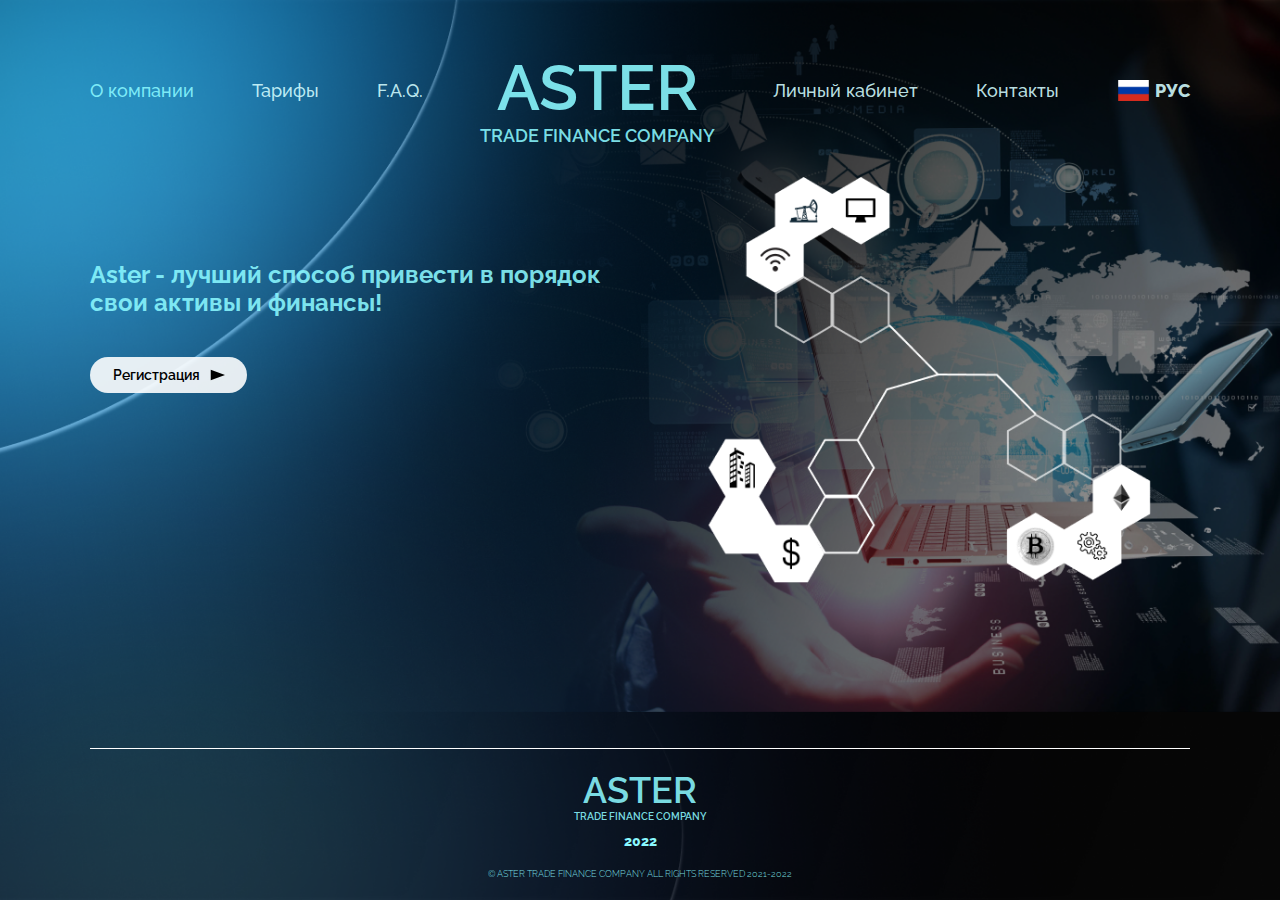
<file: index.html>
<!DOCTYPE html>
<html lang="en">
  <head>
    <meta charset="UTF-8" />
    <meta http-equiv="X-UA-Compatible" content="IE=edge" />
    <meta name="viewport" content="width=device-width, initial-scale=1.0" />
    <title>Document</title>
    <link rel="preconnect" href="https://fonts.googleapis.com" />
    <link rel="preconnect" href="https://fonts.gstatic.com" crossorigin />
    <link
      href="https://fonts.googleapis.com/css2?family=Montserrat:wght@100;200;300;400;500;600;700;800;900&family=Raleway:wght@100;200;300;400;500;600;700;800;900&family=Red+Hat+Display:wght@800&family=Roboto:wght@100;300;400;500;700;900&display=swap"
      rel="stylesheet"
    />
    <link rel="stylesheet" href="style.css" />
  </head>
  <body class="main-body">
    <div class="wrapper">
      <header class="header">
        <div class="header__container">
          <nav class="header__nav">
            <div class="burger">
              <svg
                width="56"
                height="25"
                viewBox="0 0 56 25"
                fill="none"
                xmlns="http://www.w3.org/2000/svg"
              >
                <rect width="56" height="5" rx="2.5" fill="white" />
                <rect y="10" width="56" height="5" rx="2.5" fill="white" />
                <rect y="20" width="56" height="5" rx="2.5" fill="white" />
              </svg>
            </div>
            <ul class="nav-list">
              <li class="nav-item current">
                <a href="./about.html">О компании</a>
              </li>
              <li class="nav-item">
                <a href="./tariffs.html">Тарифы</a>
              </li>
              <li class="nav-item">
                <a href="#">F.A.Q.</a>
              </li>
              <li class="nav-item nav-logo">
                <a href="./index.html">
                  <div class="logo-title">ASTER</div>
                  <div class="logo-description">TRADE FINANCE COMPANY</div>
                </a>
              </li>
              <li class="nav-item">
                <a href="#">Личный кабинет</a>
              </li>
              <li class="nav-item">
                <a href="./contacts.html">Контакты</a>
              </li>
              <li class="nav-item nav-lang">
                <a href="#"> <img src="images/langs/ru.svg" alt="" /> РУС</a>
                <ul class="lang-sub-menu">
                  <li class="sub-item">
                    <a href="#"><img src="images/langs/ru.svg" alt="" /></a>
                  </li>
                  <li class="sub-item">
                    <a href="#"><img src="images/langs/gb.svg" alt="" /></a>
                  </li>
                  <li class="sub-item">
                    <a href="#"><img src="images/langs/ch.svg" alt="" /></a>
                  </li>
                  <li class="sub-item">
                    <a href="#"><img src="images/langs/de.svg" alt="" /></a>
                  </li>
                  <li class="sub-item">
                    <a href="#"><img src="images/langs/fr.svg" alt="" /></a>
                  </li>
                </ul>
              </li>
            </ul>
          </nav>
        </div>
      </header>
      <div class="logo">
        <img src="images/about-1.png" alt="" />
      </div>
      <main class="main-container">
        <div class="home-description">
          Aster - лучший способ привести в порядок свои активы и финансы!
        </div>
        <a class="home-register-btn" href="#"
          >Регистрация <img src="images/filled-arrow-right.svg" alt=""
        /></a>
      </main>
      <footer class="footer">
        <div class="footer__container">
          <div class="footer__logo">
            <a href="#">
              <div class="logo-title">ASTER</div>
              <div class="logo-description">TRADE FINANCE COMPANY</div>
            </a>
          </div>
          <time class="footer__date"> 2022 </time>
          <div class="footer__copyright">
            © ASTER TRADE FINANCE COMPANY All Rights Reserved 2021-2022
          </div>
        </div>
      </footer>
    </div>

    <script type="module" src="app.js"></script>
  </body>
</html>
</file>
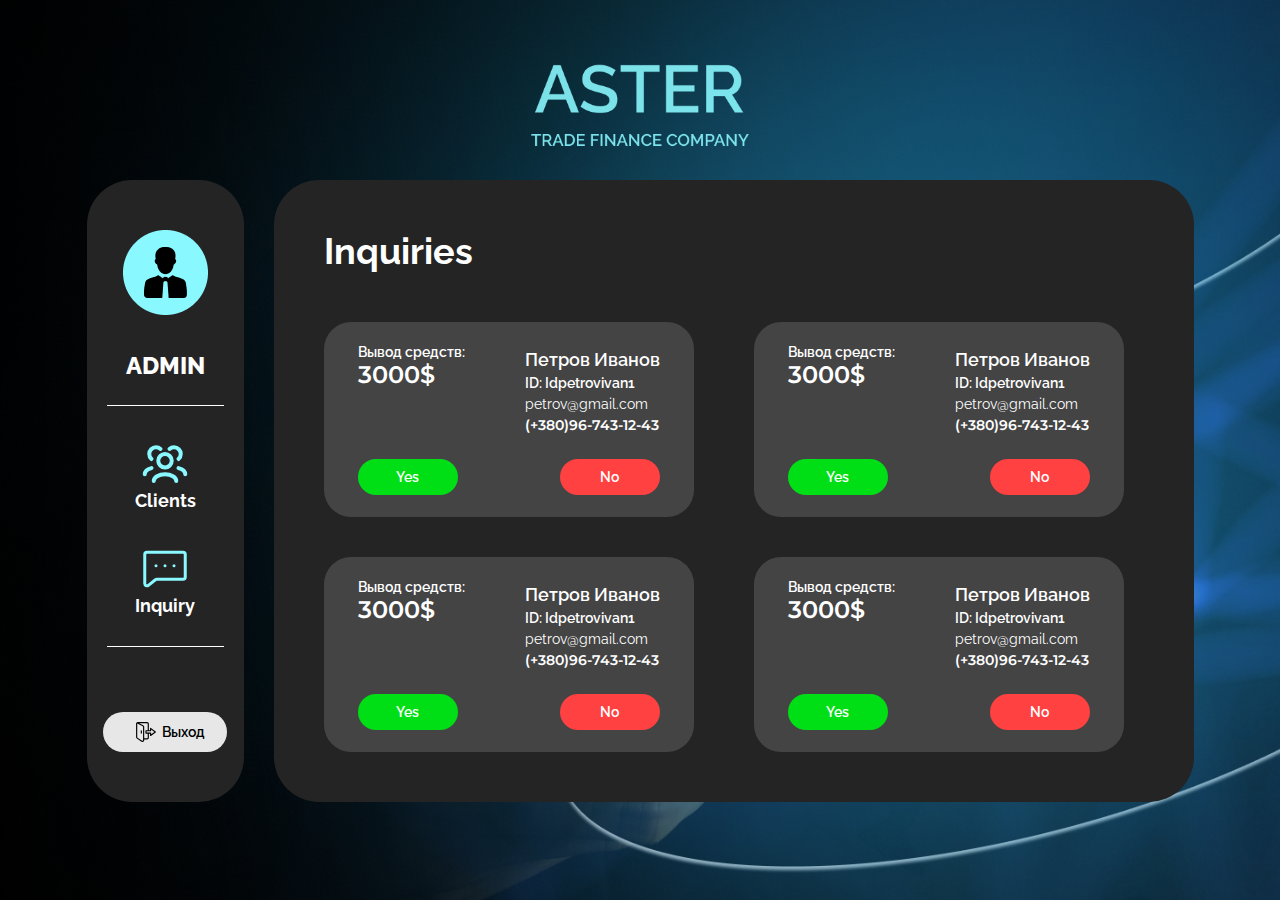
<file: admin.html>
<!DOCTYPE html>
<html lang="en">
  <head>
    <meta charset="UTF-8" />
    <meta http-equiv="X-UA-Compatible" content="IE=edge" />
    <meta name="viewport" content="width=device-width, initial-scale=1.0" />
    <title>Админ Панель</title>
    <link rel="preconnect" href="https://fonts.googleapis.com" />
    <link rel="preconnect" href="https://fonts.gstatic.com" crossorigin />
    <link
      href="https://fonts.googleapis.com/css2?family=Montserrat:wght@100;200;300;400;500;600;700;800;900&family=Raleway:wght@100;200;300;400;500;600;700;800;900&family=Red+Hat+Display:wght@800&family=Roboto:wght@100;300;400;500;700;900&display=swap"
      rel="stylesheet"
    />
    <link rel="stylesheet" href="style.css" />
  </head>
  <body class="admin-body">
    <div class="admin">
      <div class="admin__main-logo">
        <img src="images/about-1.png" alt="" />
      </div>
      <div class="admin__sidebar">
        <div class="admin__logo">
          <img src="images/admin-logo.png" alt="" />
        </div>
        <div class="admin__title">ADMIN</div>
        <nav class="admin__menu">
          <div class="admin__menu-item" data-tab_id="clients">
            <img src="images/admin-clients.svg" alt="" />
            <span>Clients</span>
          </div>
          <div class="admin__menu-item" data-tab_id="requests">
            <img src="images/requests.svg" alt="" />
            <span>Inquiry</span>
          </div>
        </nav>
        <div class="admin__logout">
          <img src="images/exit.svg" alt="" />
          Выход
        </div>
      </div>
      <main class="admin__container">
        <div class="admin__block clients" data-tab="clients">
          <div class="admin__block-title">Clients</div>
          <div class="clients__list">
            <div class="clients-item">
              <div class="clients-item__row">
                <div class="clients-item__col">
                  <h3>Тарифы:</h3>
                  <div class="clients-item__tariffs">
                    <span class="silver"></span>
                    <span class="gold"></span>
                    <span class="platinum"></span>
                    <span class="infinity"></span>
                  </div>
                </div>
                <div class="clients-item__col">
                  <div class="clients-item__id">ID :Idpetrovivan1</div>
                  <div class="clients-item__name">Петров Иванов</div>
                  <div class="clients-item__email">petrov@gmail.com</div>
                  <div class="clients-item__phone">(+380)96-743-12-43</div>
                </div>
              </div>
              <div class="clients-item__open-btn">Open</div>
            </div>
            <div class="clients-item">
              <div class="clients-item__row">
                <div class="clients-item__col">
                  <h3>Тарифы:</h3>
                  <div class="clients-item__tariffs">
                    <span class="silver"></span>
                    <span class="gold"></span>
                    <span class="platinum"></span>
                    <span class="infinity"></span>
                  </div>
                </div>
                <div class="clients-item__col">
                  <div class="clients-item__id">ID :Idpetrovivan1</div>
                  <div class="clients-item__name">Петров Иванов</div>
                  <div class="clients-item__email">petrov@gmail.com</div>
                  <div class="clients-item__phone">(+380)96-743-12-43</div>
                </div>
              </div>
              <div class="clients-item__open-btn">Open</div>
            </div>
            <div class="clients-item">
              <div class="clients-item__row">
                <div class="clients-item__col">
                  <h3>Тарифы:</h3>
                  <div class="clients-item__tariffs">
                    <span class="silver"></span>
                    <span class="gold"></span>
                    <span class="platinum"></span>
                    <span class="infinity"></span>
                  </div>
                </div>
                <div class="clients-item__col">
                  <div class="clients-item__id">ID :Idpetrovivan1</div>
                  <div class="clients-item__name">Петров Иванов</div>
                  <div class="clients-item__email">petrov@gmail.com</div>
                  <div class="clients-item__phone">(+380)96-743-12-43</div>
                </div>
              </div>
              <div class="clients-item__open-btn">Open</div>
            </div>
            <div class="clients-item">
              <div class="clients-item__row">
                <div class="clients-item__col">
                  <h3>Тарифы:</h3>
                  <div class="clients-item__tariffs">
                    <span class="silver"></span>
                    <span class="gold"></span>
                    <span class="platinum"></span>
                    <span class="infinity"></span>
                  </div>
                </div>
                <div class="clients-item__col">
                  <div class="clients-item__id">ID :Idpetrovivan1</div>
                  <div class="clients-item__name">Петров Иванов</div>
                  <div class="clients-item__email">petrov@gmail.com</div>
                  <div class="clients-item__phone">(+380)96-743-12-43</div>
                </div>
              </div>
              <div class="clients-item__open-btn">Open</div>
            </div>
          </div>
        </div>
        <div class="admin__block requests active" data-tab="requests">
          <div class="admin__block-title">Inquiries</div>
          <div class="requests__container">
            <div class="requests__item">
              <div class="requests__row">
                <div class="requests__col">
                  <div class="requests__title">Вывод средств:</div>
                  <div class="requests__value">3000$</div>
                </div>
                <div class="requests__col">
                  <div class="requests__name">Петров Иванов</div>
                  <div class="requests__id">ID: Idpetrovivan1</div>
                  <div class="requests__email">petrov@gmail.com</div>
                  <div class="requests__phone">(+380)96-743-12-43</div>
                </div>
              </div>
              <div class="requests__btns">
                <div class="requests__yes">Yes</div>
                <div class="requests__no">No</div>
              </div>
            </div>
            <div class="requests__item">
              <div class="requests__row">
                <div class="requests__col">
                  <div class="requests__title">Вывод средств:</div>
                  <div class="requests__value">3000$</div>
                </div>
                <div class="requests__col">
                  <div class="requests__name">Петров Иванов</div>
                  <div class="requests__id">ID: Idpetrovivan1</div>
                  <div class="requests__email">petrov@gmail.com</div>
                  <div class="requests__phone">(+380)96-743-12-43</div>
                </div>
              </div>
              <div class="requests__btns">
                <div class="requests__yes">Yes</div>
                <div class="requests__no">No</div>
              </div>
            </div>
            <div class="requests__item">
              <div class="requests__row">
                <div class="requests__col">
                  <div class="requests__title">Вывод средств:</div>
                  <div class="requests__value">3000$</div>
                </div>
                <div class="requests__col">
                  <div class="requests__name">Петров Иванов</div>
                  <div class="requests__id">ID: Idpetrovivan1</div>
                  <div class="requests__email">petrov@gmail.com</div>
                  <div class="requests__phone">(+380)96-743-12-43</div>
                </div>
              </div>
              <div class="requests__btns">
                <div class="requests__yes">Yes</div>
                <div class="requests__no">No</div>
              </div>
            </div>
            <div class="requests__item">
              <div class="requests__row">
                <div class="requests__col">
                  <div class="requests__title">Вывод средств:</div>
                  <div class="requests__value">3000$</div>
                </div>
                <div class="requests__col">
                  <div class="requests__name">Петров Иванов</div>
                  <div class="requests__id">ID: Idpetrovivan1</div>
                  <div class="requests__email">petrov@gmail.com</div>
                  <div class="requests__phone">(+380)96-743-12-43</div>
                </div>
              </div>
              <div class="requests__btns">
                <div class="requests__yes">Yes</div>
                <div class="requests__no">No</div>
              </div>
            </div>
          </div>
        </div>
      </main>
    </div>
    <div class="user">
      <div class="user__container">
        <div class="user__close">
          <img src="images/close.svg" alt="" />
        </div>
        <div class="user__info">
          <div class="user__name">Светлана Викторовна</div>
          <div class="user__email">Был(а) в сети: 31.01.2022 17:00</div>
          <div class="user__email">svetlana@gmail.com</div>
          <div class="user__id">ID: svetlanavictorovna1</div>
          <div class="user__phone">(+380)96-743-12-43</div>
          <div class="user__phone">IP: 192.0.0.1</div>
          <div class="user__row">
            <div class="user__delete">Удалить</div>
            <div class="user__profile">Перейти в ЛК</div>
          </div>
        </div>
        <div class="user__block">
          <div class="user__balance">
            <p>БАЛАНС:</p>
            <span>45000$</span>
          </div>
          <div class="user__income">
            <p>Общий доход:</p>
            <span>3214$</span>
          </div>
        </div>
        <div class="user__tariffs">
          <h3>Тарифы</h3>
          <ul>
            <div class="tariff added">
              <p>Silver</p>
              <button class="remove">-</button>
            </div>
            <div class="tariff added">
              <p>Gold</p>
              <button class="remove">-</button>
            </div>
            <div class="tariff available">
              <p>Platinum</p>
              <button class="add">+</button>
            </div>
            <div class="tariff available">
              <p>Infinity</p>
              <button class="add">+</button>
            </div>
            <div class="tariff available">
              <p>Invest Case</p>
              <button class="add">+</button>
            </div>
          </ul>
        </div>
        <div class="user__history">
          <h3>История транзакций</h3>
          <ul>
            <div class="history-item in">
              <p>+3000$</p>
              <button class="remove">-</button>
            </div>
            <div class="history-item out">
              <p>-3000$</p>
              <button class="remove">-</button>
            </div>
          </ul>
        </div>
      </div>
    </div>
    <script type="module" src="admin.js"></script>
  </body>
</html>
</file>
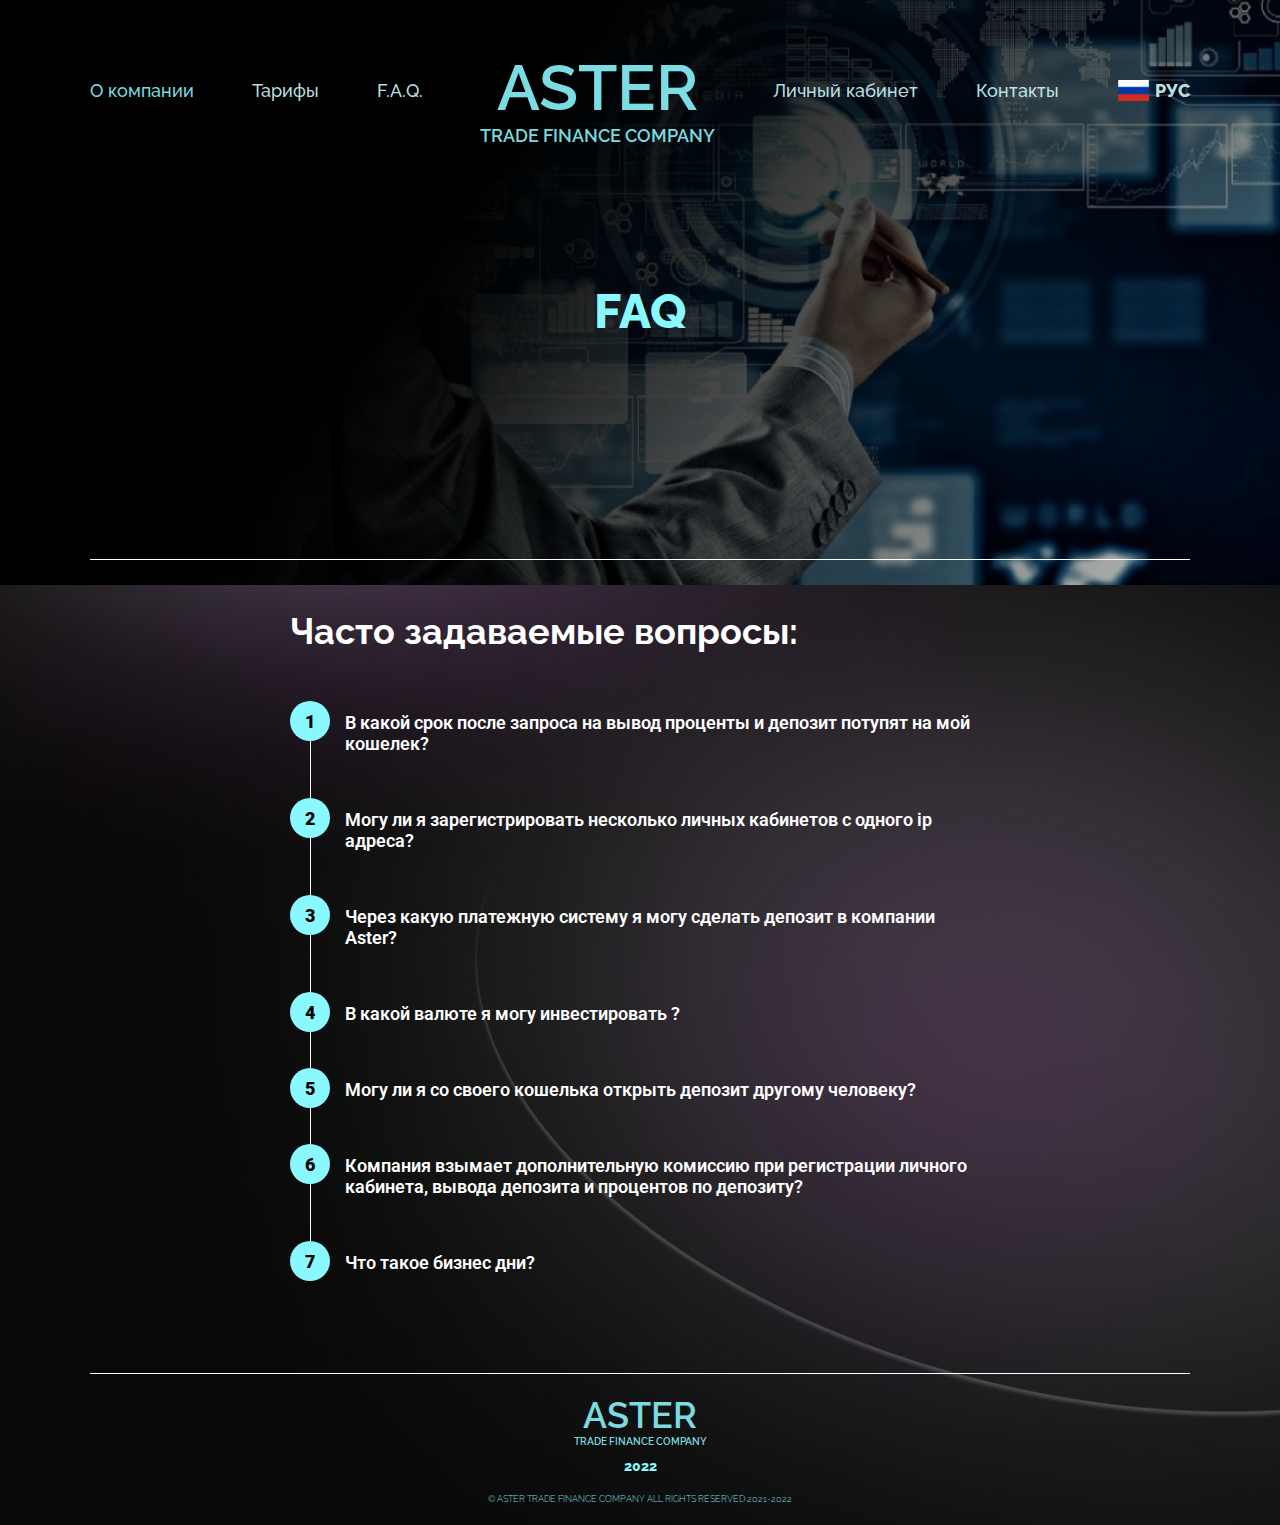
<file: faq.html>
<!DOCTYPE html>
<html lang="en">
  <head>
    <meta charset="UTF-8" />
    <meta http-equiv="X-UA-Compatible" content="IE=edge" />
    <meta name="viewport" content="width=device-width, initial-scale=1.0" />
    <title>Document</title>
    <link rel="preconnect" href="https://fonts.googleapis.com" />
    <link rel="preconnect" href="https://fonts.gstatic.com" crossorigin />
    <link
      href="https://fonts.googleapis.com/css2?family=Montserrat:wght@100;200;300;400;500;600;700;800;900&family=Raleway:wght@100;200;300;400;500;600;700;800;900&family=Red+Hat+Display:wght@800&family=Roboto:wght@100;300;400;500;700;900&display=swap"
      rel="stylesheet"
    />
    <link rel="stylesheet" href="style.css" />
  </head>
  <body class="faq-body">
    <div class="wrapper">
      <header class="header">
        <div class="header__container">
          <nav class="header__nav">
            <div class="burger">
              <svg
                width="56"
                height="25"
                viewBox="0 0 56 25"
                fill="none"
                xmlns="http://www.w3.org/2000/svg"
              >
                <rect width="56" height="5" rx="2.5" fill="white" />
                <rect y="10" width="56" height="5" rx="2.5" fill="white" />
                <rect y="20" width="56" height="5" rx="2.5" fill="white" />
              </svg>
            </div>
            <ul class="nav-list">
              <li class="nav-item current">
                <a href="./about.html">О компании</a>
              </li>
              <li class="nav-item">
                <a href="./tariffs.html">Тарифы</a>
              </li>
              <li class="nav-item">
                <a href="#">F.A.Q.</a>
              </li>
              <li class="nav-item nav-logo">
                <a href="./index.html">
                  <div class="logo-title">ASTER</div>
                  <div class="logo-description">TRADE FINANCE COMPANY</div>
                </a>
              </li>
              <li class="nav-item">
                <a href="#">Личный кабинет</a>
              </li>
              <li class="nav-item">
                <a href="./contacts.html">Контакты</a>
              </li>
              <li class="nav-item nav-lang">
                <a href="#"> <img src="images/langs/ru.svg" alt="" /> РУС</a>
                <ul class="lang-sub-menu">
                  <li class="sub-item">
                    <a href="#"><img src="images/langs/ru.svg" alt="" /></a>
                  </li>
                  <li class="sub-item">
                    <a href="#"><img src="images/langs/gb.svg" alt="" /></a>
                  </li>
                  <li class="sub-item">
                    <a href="#"><img src="images/langs/ch.svg" alt="" /></a>
                  </li>
                  <li class="sub-item">
                    <a href="#"><img src="images/langs/de.svg" alt="" /></a>
                  </li>
                  <li class="sub-item">
                    <a href="#"><img src="images/langs/fr.svg" alt="" /></a>
                  </li>
                </ul>
              </li>
            </ul>
          </nav>
        </div>
      </header>
      <div class="logo">
        <img src="images/about-1.png" alt="" />
      </div>
      <main class="main-container">
        <h1 class="main-logo">FAQ</h1>
        <div class="faq">
          <div class="faq__container">
            <div class="faq__title">Часто задаваемые вопросы:</div>
            <div class="faq__list">
              <div class="faq__item" data-number="1">
                <p>
                  В какой срок после запроса на вывод проценты и депозит потупят
                  на мой кошелек?
                </p>
                <p>
                  Депозит а так же процент по депозиту поступает в течении часа,
                  но не позднее одного бизнес дня
                </p>
              </div>
              <div class="faq__item" data-number="2">
                <p>
                  Могу ли я зарегистрировать несколько личных кабинетов с одного
                  ip адреса?
                </p>
                <p>
                  В нашей компании допускается регистрация одного и более личных
                  кабинетов с одного ip адреса
                </p>
              </div>
              <div class="faq__item" data-number="3">
                <p>
                  Через какую платежную систему я могу сделать депозит в
                  компании Aster?
                </p>
                <p>
                  Инвестиционная компания Aster принимает и выплачивает депозиты
                  через платежную систему Perfect Money
                </p>
              </div>
              <div class="faq__item" data-number="4">
                <p>В какой валюте я могу инвестировать ?</p>
                <p>
                  Инвестиционная компания Aster принимает и выплачивает депозиты
                  в Perfect Money USD
                </p>
              </div>
              <div class="faq__item" data-number="5">
                <p>
                  Могу ли я со своего кошелька открыть депозит другому человеку?
                </p>
                <p>
                  Инвестор может проплатить депозит другому человеку, при этом
                  обратившись в техническую поддержку
                </p>
              </div>
              <div class="faq__item" data-number="6">
                <p>
                  Компания взымает дополнительную комиссию при регистрации
                  личного кабинета, вывода депозита и процентов по депозиту?
                </p>
                <p>
                  Регистрация личного кабинета в инвестиционной компании Aster
                  бесплатна. Мы не взымаем никаких дополнительных комиссий за
                  ввод и вывод депозита и процентов по депозиту из вашего
                  личного кабинета
                </p>
              </div>
              <div class="faq__item" data-number="7">
                <p>Что такое бизнес дни?</p>
                <p>Бизнес дни это все дни недели кроме воскресенья</p>
              </div>
            </div>
          </div>
        </div>
      </main>
      <footer class="footer">
        <div class="footer__container">
          <div class="footer__logo">
            <a href="#">
              <div class="logo-title">ASTER</div>
              <div class="logo-description">TRADE FINANCE COMPANY</div>
            </a>
          </div>
          <time class="footer__date"> 2022 </time>
          <div class="footer__copyright">
            © ASTER TRADE FINANCE COMPANY All Rights Reserved 2021-2022
          </div>
        </div>
      </footer>
    </div>

    <script type="module" src="app.js"></script>
  </body>
</html>
</file>
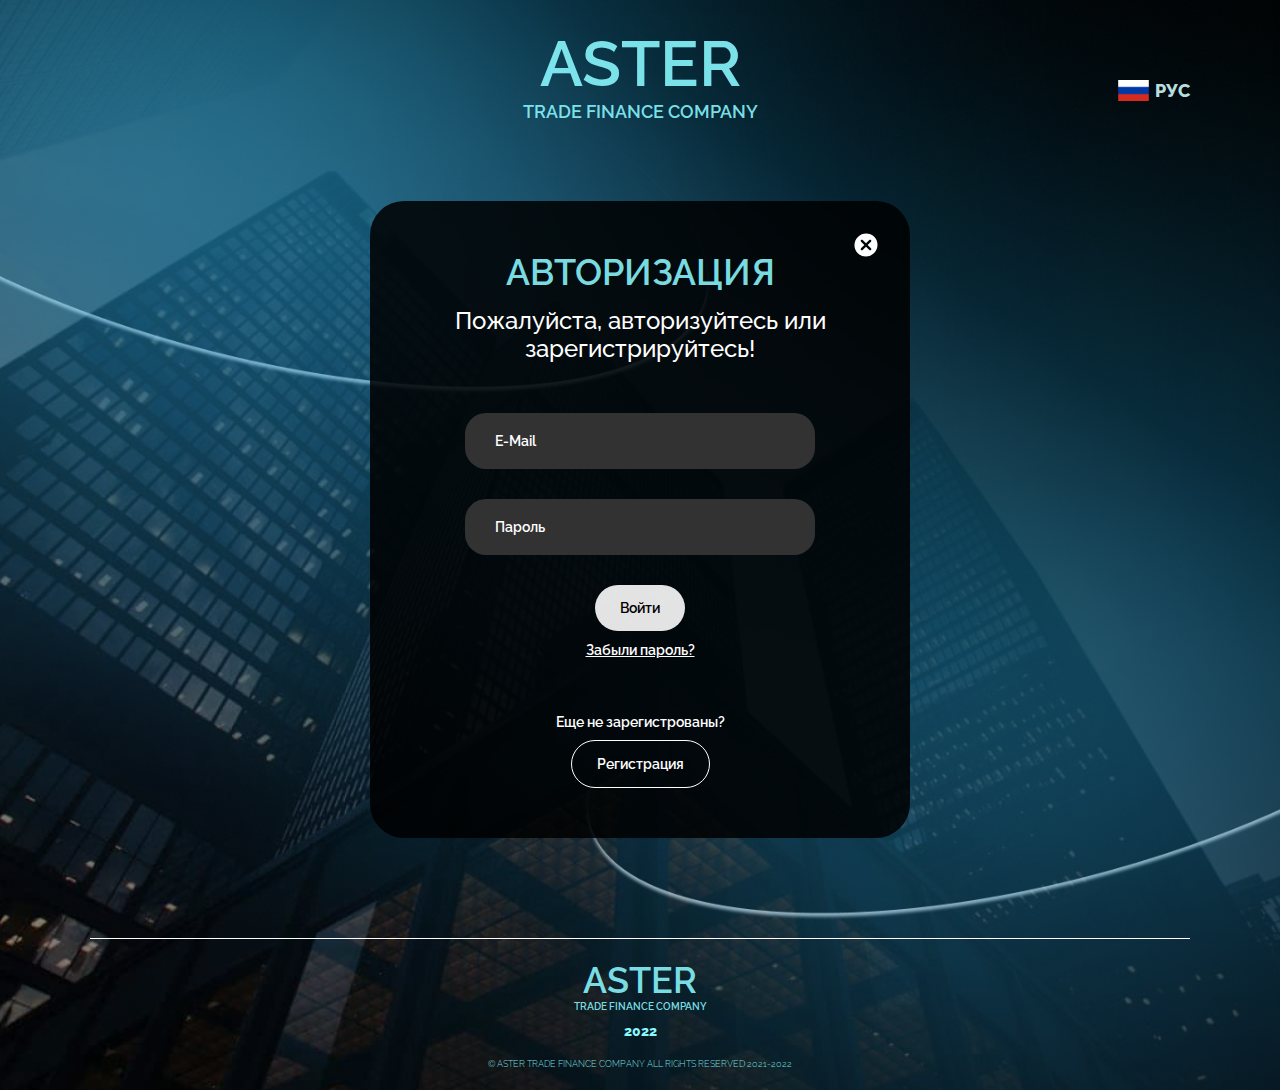
<file: login.html>
<!DOCTYPE html>
<html lang="en">
  <head>
    <meta charset="UTF-8" />
    <meta http-equiv="X-UA-Compatible" content="IE=edge" />
    <meta name="viewport" content="width=device-width, initial-scale=1.0" />
    <title>Document</title>
    <link rel="preconnect" href="https://fonts.googleapis.com" />
    <link rel="preconnect" href="https://fonts.gstatic.com" crossorigin />
    <link
      href="https://fonts.googleapis.com/css2?family=Montserrat:wght@100;200;300;400;500;600;700;800;900&family=Raleway:wght@100;200;300;400;500;600;700;800;900&family=Red+Hat+Display:wght@800&family=Roboto:wght@100;300;400;500;700;900&display=swap"
      rel="stylesheet"
    />
    <link rel="stylesheet" href="style.css" />
  </head>
  <body class="register-body">
    <div class="wrapper">
      <header class="header">
        <div class="header__container">
          <nav class="header__nav">
            <div class="burger">
              <svg
                width="56"
                height="25"
                viewBox="0 0 56 25"
                fill="none"
                xmlns="http://www.w3.org/2000/svg"
              >
                <rect width="56" height="5" rx="2.5" fill="white" />
                <rect y="10" width="56" height="5" rx="2.5" fill="white" />
                <rect y="20" width="56" height="5" rx="2.5" fill="white" />
              </svg>
            </div>
            <ul class="nav-list">
              <li class="nav-item current">
                <a href="./about.html">О компании</a>
              </li>
              <li class="nav-item">
                <a href="./tariffs.html">Тарифы</a>
              </li>
              <li class="nav-item">
                <a href="#">F.A.Q.</a>
              </li>
              <li class="nav-item nav-logo">
                <a href="./index.html">
                  <div class="logo-title">ASTER</div>
                  <div class="logo-description">TRADE FINANCE COMPANY</div>
                </a>
              </li>
              <li class="nav-item">
                <a href="#">Личный кабинет</a>
              </li>
              <li class="nav-item">
                <a href="./contacts.html">Контакты</a>
              </li>
              <li class="nav-item nav-lang">
                <a href="#"> <img src="images/langs/ru.svg" alt="" /> РУС</a>
                <ul class="lang-sub-menu">
                  <li class="sub-item">
                    <a href="#"><img src="images/langs/ru.svg" alt="" /></a>
                  </li>
                  <li class="sub-item">
                    <a href="#"><img src="images/langs/gb.svg" alt="" /></a>
                  </li>
                  <li class="sub-item">
                    <a href="#"><img src="images/langs/ch.svg" alt="" /></a>
                  </li>
                  <li class="sub-item">
                    <a href="#"><img src="images/langs/de.svg" alt="" /></a>
                  </li>
                  <li class="sub-item">
                    <a href="#"><img src="images/langs/fr.svg" alt="" /></a>
                  </li>
                </ul>
              </li>
            </ul>
          </nav>
        </div>
      </header>
      <main class="login">
        <div class="register__container">
          <a href="./index.html" class="register__close">
            <img src="images/close.svg" alt="" />
          </a>
          <div class="register__title">АВТОРИЗАЦИЯ</div>
          <div class="register__description">
            Пожалуйста, авторизуйтесь или зарегистрируйтесь!
          </div>
          <div class="login__form">
            <form action="">
              <div class="login__group">
                <label for="email">E-Mail</label>
                <input type="email" placeholder="" />
              </div>
              <div class="login__group">
                <label for="pswrd">Пароль</label>
                <input type="password" placeholder="" />
              </div>
              <button class="login__submit">Войти</button>
              <a href="#" class="login__forgot-pswrd">Забыли пароль?</a>
              <a href="#" class="login__not-registered">
                <p>Еще не зарегистрованы?</p>
                <a class="login__submit login__submit--alt"> Регистрация </a>
              </a>
            </form>
          </div>
        </div>
      </main>
      <footer class="footer">
        <div class="footer__container">
          <div class="footer__logo">
            <a href="#">
              <div class="logo-title">ASTER</div>
              <div class="logo-description">TRADE FINANCE COMPANY</div>
            </a>
          </div>
          <time class="footer__date"> 2022 </time>
          <div class="footer__copyright">
            © ASTER TRADE FINANCE COMPANY All Rights Reserved 2021-2022
          </div>
        </div>
      </footer>
    </div>
    <script type="module" src="app.js"></script>
  </body>
</html>
</file>
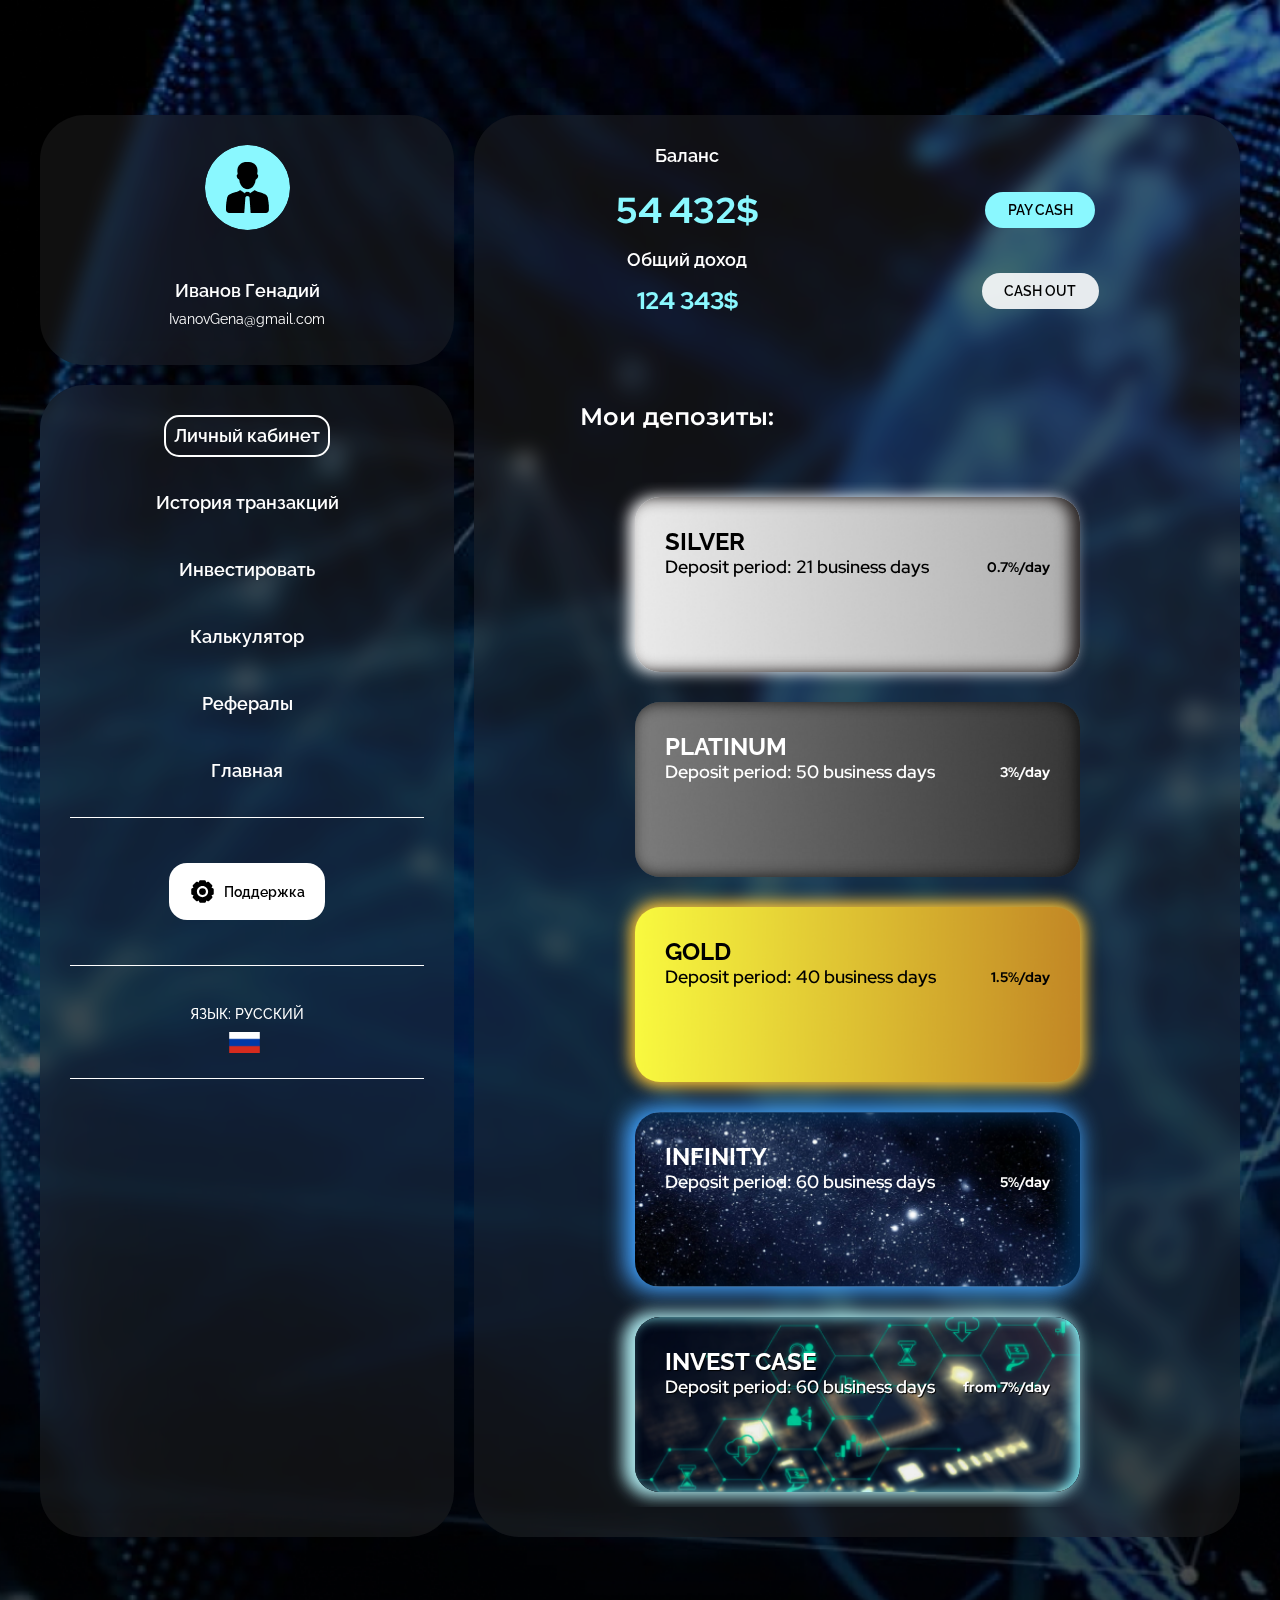
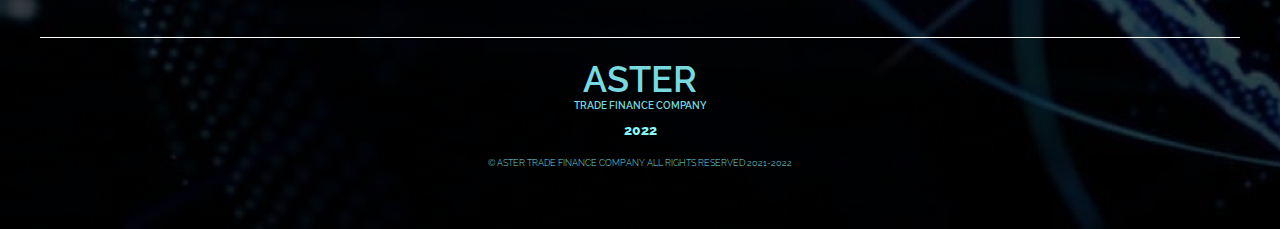
<file: profile-mobile.html>
<!DOCTYPE html>
<html lang="en">
  <head>
    <meta charset="UTF-8" />
    <meta http-equiv="X-UA-Compatible" content="IE=edge" />
    <meta name="viewport" content="width=device-width, initial-scale=1.0" />
    <title>Document</title>
    <link rel="preconnect" href="https://fonts.googleapis.com" />
    <link rel="preconnect" href="https://fonts.gstatic.com" crossorigin />
    <link
      href="https://fonts.googleapis.com/css2?family=Montserrat:wght@100;200;300;400;500;600;700;800;900&family=Raleway:wght@100;200;300;400;500;600;700;800;900&family=Red+Hat+Display:wght@800&family=Roboto:wght@100;300;400;500;700;900&display=swap"
      rel="stylesheet"
    />
    <link rel="stylesheet" href="style.css" />
  </head>
  <body class="profile-body">
    <div class="pm">
      <nav class="pm__menu">
        <div class="pm__menu-burger">
          <img src="images/burger.svg" alt="" />
        </div>
        <ul class="pm__menu-list">
          <li class="pm__menu-item">
            <a class="active" href="#" data-tabID="main">Личный кабинет</a>
          </li>
          <li class="pm__menu-item">
            <a href="#" data-tabID="history">История транзакций</a>
          </li>
          <li class="pm__menu-item">
            <a href="#" data-tabID="invest">Инвестировать</a>
          </li>
          <li class="pm__menu-item">
            <a href="#" data-tabID="calc">Калькулятор</a>
          </li>
          <li class="pm__menu-item">
            <a href="#" data-tabID="referrals">Рефералы</a>
          </li>
          <li class="pm__menu-item">
            <a href="index.html">Главная</a>
          </li>
          <li class="pm__menu-support">
            <a href="#">
              <img src="images/tech-support.svg" alt="" />
              Поддержка
            </a>
          </li>
          <div class="pm__menu-langs">
            <a href="#">
              <p>Язык: <span>Русский</span></p>
              <img src="images/langs/ru.svg" alt=""
            /></a>
            <ul class="lang-sub-menu">
              <li class="sub-item">
                <a href="#"><img src="images/langs/ru.svg" alt="" /></a>
              </li>
              <li class="sub-item">
                <a href="#"><img src="images/langs/gb.svg" alt="" /></a>
              </li>
              <li class="sub-item">
                <a href="#"><img src="images/langs/ch.svg" alt="" /></a>
              </li>
              <li class="sub-item">
                <a href="#"><img src="images/langs/de.svg" alt="" /></a>
              </li>
              <li class="sub-item">
                <a href="#"><img src="images/langs/fr.svg" alt="" /></a>
              </li>
            </ul>
          </div>
        </ul>
      </nav>
      <div class="pm__info">
        <img src="images/default-avatar.png" alt="" />
        <h2>Иванов Генадий</h2>
        <h3>IvanovGena@gmail.com</h3>
      </div>
      <div class="pm__main current" data-tab="main">
        <div class="finance">
          <div class="finance__balance">
            <p>Баланс</p>
            <p>54 432$</p>
          </div>
          <div class="finance__income">
            <p>Общий доход</p>
            <p>124 343$</p>
          </div>
          <button class="finance__pay-cash">Pay cash</button>
          <button class="finance__cash-out">Cash out</button>
        </div>
        <div class="deposits">
          <div class="deposits__title">Мои депозиты:</div>
          <div class="tariffs__container deposits__list">
            <div class="tariff-item silver">
              <div class="tariff-item__row">
                <div class="tariff-item__title">SILVER</div>
              </div>
              <div class="tariff-item__row">
                <div class="tariff-item__period">
                  Deposit period: 21 business days
                </div>
                <div class="tariff-item__percents">0.7%/day</div>
              </div>
            </div>
            <div class="tariff-item platinum">
              <div class="tariff-item__row">
                <div class="tariff-item__title">PLATINUM</div>
              </div>
              <div class="tariff-item__row">
                <div class="tariff-item__period">
                  Deposit period: 50 business days
                </div>
                <div class="tariff-item__percents">3%/day</div>
              </div>
            </div>
            <div class="tariff-item gold">
              <div class="tariff-item__row">
                <div class="tariff-item__title">GOLD</div>
              </div>
              <div class="tariff-item__row">
                <div class="tariff-item__period">
                  Deposit period: 40 business days
                </div>
                <div class="tariff-item__percents">1.5%/day</div>
              </div>
            </div>
            <div class="tariff-item infinity">
              <div class="tariff-item__row">
                <div class="tariff-item__title">INFINITY</div>
              </div>
              <div class="tariff-item__row">
                <div class="tariff-item__period">
                  Deposit period: 60 business days
                </div>
                <div class="tariff-item__percents">5%/day</div>
              </div>
            </div>
            <div class="tariff-item invest-case">
              <div class="tariff-item__row">
                <div class="tariff-item__title">INVEST CASE</div>
              </div>
              <div class="tariff-item__row">
                <div class="tariff-item__period">
                  Deposit period: 60 business days
                </div>
                <div class="tariff-item__percents">from 7%/day</div>
              </div>
            </div>
          </div>
        </div>
      </div>
      <div class="pm__calc" data-tab="calc">
        <div class="calculator">
          <div class="calculator__title">Калькулятор тарифов:</div>
          <div class="calculator__tariff">
            <label for="calc-tariff"> Выберите тариф: </label>
            <select id="calc-tariff" id="">
              <option value="standard">Silver</option>
              <option value="gold">Gold</option>
              <option value="platinum">Platinum</option>
              <option value="infinity">Infinity</option>
            </select>
          </div>
          <div class="calculator__days">
            <label for="calc-days">Количество дней:</label>
            <input type="number" name="" id="calc-days" />
          </div>
          <div class="calculator__cash">
            <label for="calc-cash">Инвестиции:</label>
            <input type="number" name="" id="calc-cash" />
          </div>
          <div class="calculator__income">
            <label for="calc-income">Пассивная прибыль:</label>
            <input type="number" name="" id="calc-income" readonly />
          </div>
        </div>
      </div>
      <div class="pm__history" data-tab="history">
        <div class="history">
          <div class="history__title">История транзакций:</div>
          <div class="history__list">
            <div class="history__item in">
              <div class="history__value">+300$</div>
              <div class="history__description">Paid on your invest cash</div>
            </div>
            <div class="history__item out">
              <div class="history__value">-200$</div>
              <div class="history__description">Invest in macroshems</div>
            </div>
            <div class="history__item in">
              <div class="history__value">+300$</div>
              <div class="history__description">Paid on your invest cash</div>
            </div>
            <div class="history__item out">
              <div class="history__value">-200$</div>
              <div class="history__description">Invest in macroshems</div>
            </div>
            <div class="history__item in">
              <div class="history__value">+300$</div>
              <div class="history__description">Paid on your invest cash</div>
            </div>
            <div class="history__item out">
              <div class="history__value">-200$</div>
              <div class="history__description">Invest in macroshems</div>
            </div>
            <div class="history__item in">
              <div class="history__value">+300$</div>
              <div class="history__description">Paid on your invest cash</div>
            </div>
            <div class="history__item out">
              <div class="history__value">-200$</div>
              <div class="history__description">Invest in macroshems</div>
            </div>
          </div>
        </div>
      </div>
      <div class="pm__referrals" data-tab="referrals">
        <div class="referrals">
          <div class="referrals__value">
            <span>15</span>
            <p>Ваших рефералов</p>
          </div>
          <div class="referrals__list">
            <div class="referrals__item">
              <div class="referrals__thumb">
                <img src="images/ref-avatar.png" alt="" />
              </div>
              <div class="referrals__name">Виктория Никифорова</div>
            </div>
            <div class="referrals__item">
              <div class="referrals__thumb">
                <img src="images/ref-avatar.png" alt="" />
              </div>
              <div class="referrals__name">Виктория Никифорова</div>
            </div>
            <div class="referrals__item">
              <div class="referrals__thumb">
                <img src="images/ref-avatar.png" alt="" />
              </div>
              <div class="referrals__name">Виктория Никифорова</div>
            </div>
            <div class="referrals__item">
              <div class="referrals__thumb">
                <img src="images/ref-avatar.png" alt="" />
              </div>
              <div class="referrals__name">Виктория Никифорова</div>
            </div>
            <div class="referrals__item">
              <div class="referrals__thumb">
                <img src="images/ref-avatar.png" alt="" />
              </div>
              <div class="referrals__name">Виктория Никифорова</div>
            </div>
          </div>
        </div>
        <div class="referral-link">
          <img src="images/copy.svg" alt="" />
          <p>Ваша реферальная ссылка!</p>
        </div>
      </div>
      <div class="pm__invest" data-tab="invest">
        <h2>Выбор тарифа:</h2>
        <div class="tariff">
          <div class="tariff__price">500$ - 1000$</div>
          <div class="tariff__item gold">
            <h3>SILVER</h3>
            <p>0.7%/day</p>
          </div>
          <div class="tariff__select">
            <select name="choose-tariff" id="tariff">
              <option value="silver">Выбор тарифа</option>
              <option value="silver">Silver</option>
              <option value="gold">Gold</option>
              <option value="platinum">Platinum</option>
              <option value="infinity">Infinity</option>
            </select>
          </div>
          <div class="tariff__period">
            Deposit period: <span>21 business days</span>
          </div>
          <div class="tariff__invest-btn">Инвестировать</div>
        </div>
      </div>
    </div>
    <footer class="footer">
      <div class="footer__container">
        <div class="footer__logo">
          <a href="#">
            <div class="logo-title">ASTER</div>
            <div class="logo-description">TRADE FINANCE COMPANY</div>
          </a>
        </div>
        <time class="footer__date"> 2022 </time>
        <div class="footer__copyright">
          © ASTER TRADE FINANCE COMPANY All Rights Reserved 2021-2022
        </div>
      </div>
    </footer>
    <div class="history-modal">
      <div class="history-modal__container">
        <div class="history-modal__close-btn">
          <img src="images/close.svg" alt="" />
        </div>
        <div class="history-modal__title">История транзакций</div>
        <div class="history-modal__list">
          <div class="history-modal__item in">
            <div class="history-modal__date">3.03</div>
            <div class="history-modal__value">+300$</div>
            <div class="history-modal__descsription">
              Paid on your invest cash
            </div>
          </div>
          <div class="history-modal__item out">
            <div class="history-modal__date">3.03</div>
            <div class="history-modal__value">-300$</div>
            <div class="history-modal__descsription">Invest in macroshems</div>
          </div>
          <div class="history-modal__item in">
            <div class="history-modal__date">3.03</div>
            <div class="history-modal__value">+300$</div>
            <div class="history-modal__descsription">
              Paid on your invest cash
            </div>
          </div>
          <div class="history-modal__item out">
            <div class="history-modal__date">3.03</div>
            <div class="history-modal__value">-300$</div>
            <div class="history-modal__descsription">Invest in macroshems</div>
          </div>
          <div class="history-modal__item in">
            <div class="history-modal__date">3.03</div>
            <div class="history-modal__value">+300$</div>
            <div class="history-modal__descsription">
              Paid on your invest cash
            </div>
          </div>
          <div class="history-modal__item out">
            <div class="history-modal__date">3.03</div>
            <div class="history-modal__value">-300$</div>
            <div class="history-modal__descsription">Invest in macroshems</div>
          </div>
        </div>
      </div>
    </div>
    <div class="pay-tariff-modal">
      <div class="pay-tariff-modal__container">
        <div class="pay-tariff-modal__close-btn">
          <img src="images/close.svg" alt="" />
        </div>
        <div class="pay-tariff-modal__title">Оплата тарифа:</div>
        <div class="pay-tariff-modal__row">
          <div class="tariffs">
            <h2>Выберите тариф:</h2>
            <div class="tariffs__container tariffs__column">
              <div class="tariff-item silver">
                <input type="radio" name="curr-tariff" id="silver-tariff" />
                <label for="silver-tariff" class="radio"> </label>
                <div class="tariff-item__row">
                  <div class="tariff-item__title">SILVER</div>
                  <div class="tariff-item__price">100-500$</div>
                </div>
                <div class="tariff-item__row">
                  <div class="tariff-item__period">
                    Deposit period: 21 business days
                  </div>
                  <div class="tariff-item__percents">0.7%/day</div>
                </div>
                <div class="tariff-item__description">
                  Инвестиционные сделки в области коммуникаций и IT технологий
                </div>
              </div>
              <div class="tariff-item platinum">
                <input type="radio" name="curr-tariff" id="platinum-tariff" />
                <label for="platinum-tariff" class="radio"> </label>
                <div class="tariff-item__row">
                  <div class="tariff-item__title">PLATINUM</div>
                  <div class="tariff-item__price">1000-5000$</div>
                </div>
                <div class="tariff-item__row">
                  <div class="tariff-item__period">
                    Deposit period: 50 business days
                  </div>
                  <div class="tariff-item__percents">3%/day</div>
                </div>
                <div class="tariff-item__description">
                  Инвестиции в коммерческую недвижимость
                </div>
              </div>
              <div class="tariff-item gold">
                <input type="radio" name="curr-tariff" id="gold-tariff" />
                <label for="gold-tariff" class="radio"> </label>
                <div class="tariff-item__row">
                  <div class="tariff-item__title">GOLD</div>
                  <div class="tariff-item__price">550-1000$</div>
                </div>
                <div class="tariff-item__row">
                  <div class="tariff-item__period">
                    Deposit period: 40 business days
                  </div>
                  <div class="tariff-item__percents">1.5%/day</div>
                </div>
                <div class="tariff-item__description">
                  Инвестиции в криптовалюту и торгово-валютные сделки
                </div>
              </div>
              <div class="tariff-item infinity">
                <input type="radio" name="curr-tariff" id="infinity-tariff" />
                <label for="infinity-tariff" class="radio"> </label>
                <div class="tariff-item__row">
                  <div class="tariff-item__title">INFINITY</div>
                  <div class="tariff-item__price">5000-10000$</div>
                </div>
                <div class="tariff-item__row">
                  <div class="tariff-item__period">
                    Deposit period: 60 business days
                  </div>
                  <div class="tariff-item__percents">5%/day</div>
                </div>
                <div class="tariff-item__description">
                  инвестиции в ценные бумаги и облигации
                </div>
              </div>
              <div class="tariff-item invest-case">
                <input type="radio" name="curr-tariff" id="invest-tariff" />
                <label for="invest-tariff" class="radio"> </label>
                <div class="tariff-item__row">
                  <div class="tariff-item__title">INVEST CASE</div>
                  <div class="tariff-item__price">from 10000$</div>
                </div>
                <div class="tariff-item__row">
                  <div class="tariff-item__period">
                    Deposit period: 60 business days
                  </div>
                  <div class="tariff-item__percents">from 7%/day</div>
                </div>
                <div class="tariff-item__description">
                  Индивидуальные условия для инвесторов
                  <p>
                    Для получения инвестиционного предложения свяжитесь с
                    инвестиционным советником
                  </p>
                </div>
              </div>
            </div>
          </div>
          <div class="payment">
            <h2>Вы выбрали:</h2>
            <div class="tariffs__container">
              <div class="tariff-item silver">
                <div class="tariff-item__title">SILVER</div>
              </div>
            </div>
            <div class="payment__description">
              When replenishing an account over $200, you need to contact
              technical support!
            </div>
            <div class="payment__btn">Инвестировать</div>
          </div>
        </div>
      </div>
    </div>
    <script type="module" src="app.js"></script>
  </body>
</html>
</file>
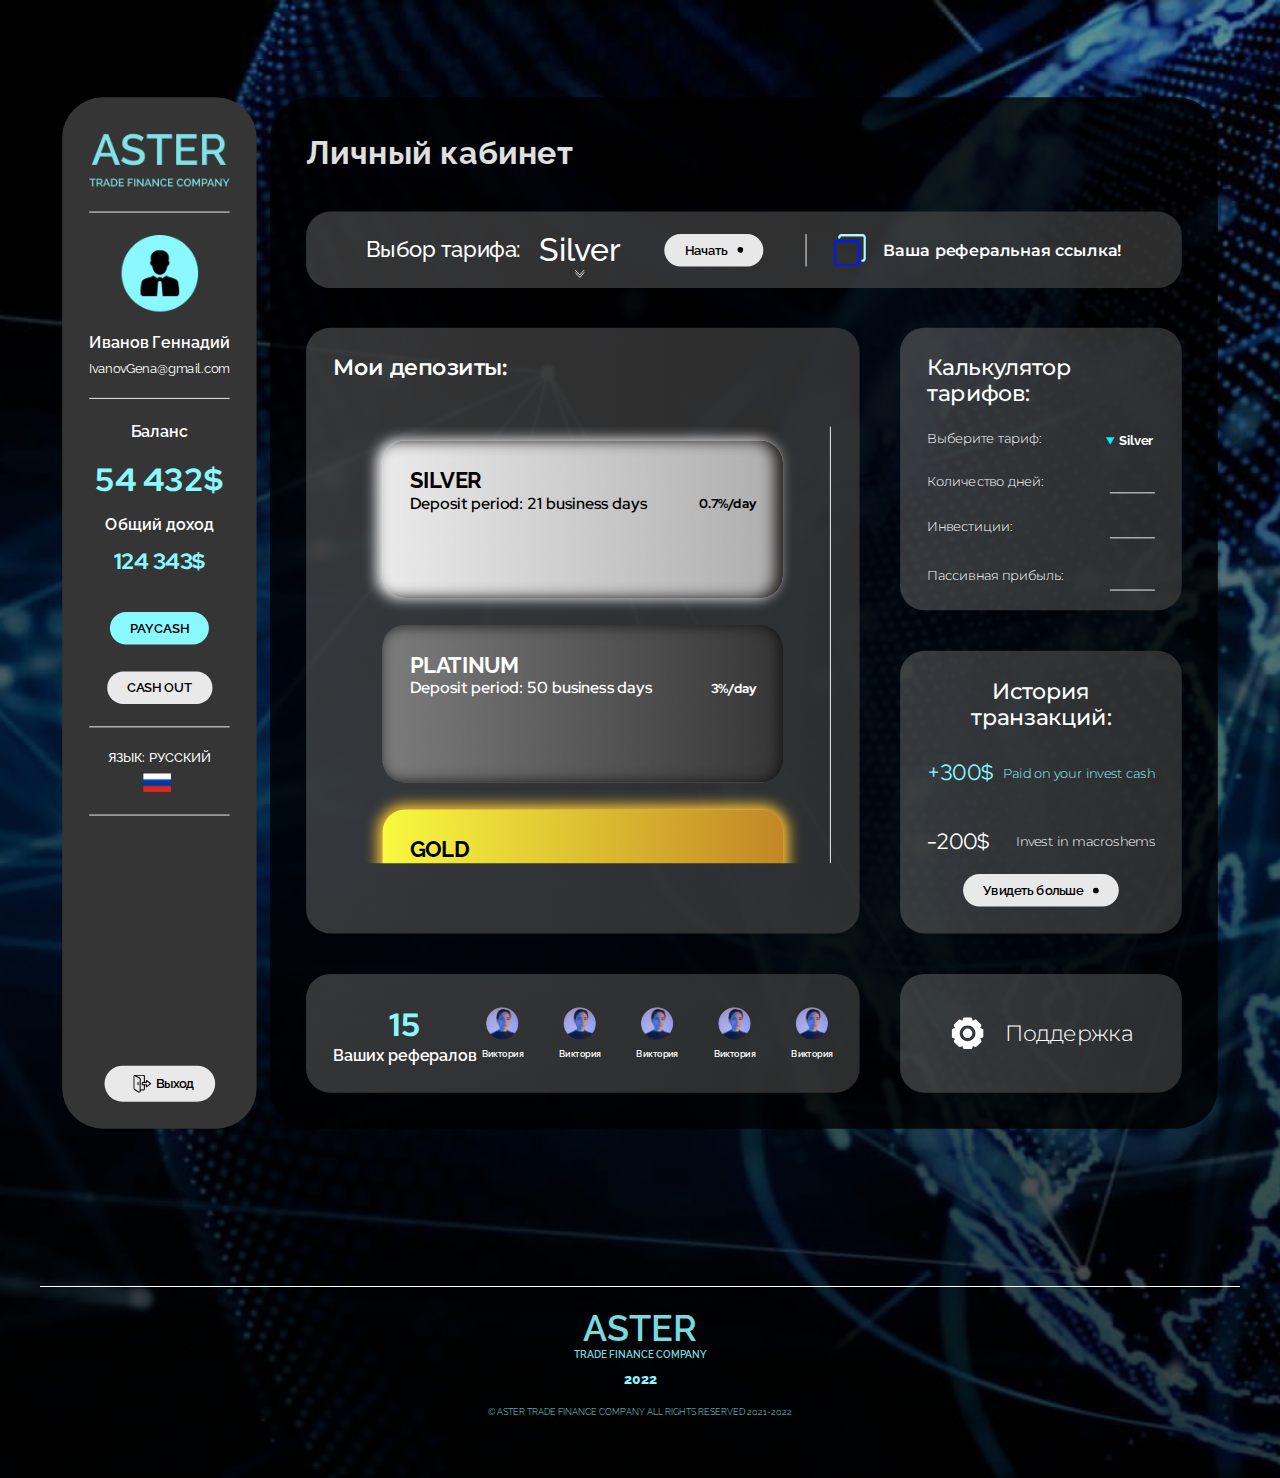
<file: profile.html>
<!DOCTYPE html>
<html lang="en">
  <head>
    <meta charset="UTF-8" />
    <meta http-equiv="X-UA-Compatible" content="IE=edge" />
    <meta name="viewport" content="width=device-width, initial-scale=1.0" />
    <title>Document</title>
    <link rel="preconnect" href="https://fonts.googleapis.com" />
    <link rel="preconnect" href="https://fonts.gstatic.com" crossorigin />
    <link
      href="https://fonts.googleapis.com/css2?family=Montserrat:wght@100;200;300;400;500;600;700;800;900&family=Raleway:wght@100;200;300;400;500;600;700;800;900&family=Red+Hat+Display:wght@800&family=Roboto:wght@100;300;400;500;700;900&display=swap"
      rel="stylesheet"
    />
    <link rel="stylesheet" href="style.css" />
  </head>
  <body class="profile-body">
    <div class="profile">
      <div class="profile__sidebar">
        <div class="profile__logo">
          <img src="images/about-1.png" alt="" />
        </div>
        <div class="user-info">
          <div class="user-info__avatar">
            <img src="images/default-avatar.png" alt="" />
          </div>
          <div class="user-info__name">Иванов Геннадий</div>
          <div class="user-info__email">IvanovGena@gmail.com</div>
        </div>
        <div class="finance">
          <div class="finance__balance">
            <p>Баланс</p>
            <p>54 432$</p>
          </div>
          <div class="finance__income">
            <p>Общий доход</p>
            <p>124 343$</p>
          </div>
          <button class="finance__pay-cash">Pay cash</button>
          <button class="finance__cash-out">Cash out</button>
        </div>
        <div class="profile__langs">
          <a href="#">
            <p>Язык: <span>Русский</span></p>
            <img src="images/langs/ru.svg" alt=""
          /></a>
          <ul class="lang-sub-menu">
            <li class="sub-item">
              <a href="#"><img src="images/langs/ru.svg" alt="" /></a>
            </li>
            <li class="sub-item">
              <a href="#"><img src="images/langs/gb.svg" alt="" /></a>
            </li>
            <li class="sub-item">
              <a href="#"><img src="images/langs/ch.svg" alt="" /></a>
            </li>
            <li class="sub-item">
              <a href="#"><img src="images/langs/de.svg" alt="" /></a>
            </li>
            <li class="sub-item">
              <a href="#"><img src="images/langs/fr.svg" alt="" /></a>
            </li>
          </ul>
        </div>
        <button class="profile__logout">
          <img src="images/exit.svg" alt="" /> Выход
        </button>
      </div>
      <div class="profile__container">
        <div class="profile__title">Личный кабинет</div>
        <div class="profile__row">
          <div class="choose-tariff">
            <label for="choose-tariff">Выбор тарифа:</label>
            <select name="choose-tariff" id="choose-tariff">
              <option value="silver">Silver</option>
              <option value="gold">Gold</option>
              <option value="platinum">Platinum</option>
              <option value="infinity">Infinity</option>
            </select>
          </div>
          <button class="start-invest">
            Начать <img src="images/dot.svg" alt="" />
          </button>
          <div class="referral-link">
            <img src="images/copy.svg" alt="" />
            <p>Ваша реферальная ссылка!</p>
          </div>
        </div>
        <div class="deposits">
          <div class="deposits__title">Мои депозиты:</div>
          <div class="tariffs__container deposits__list">
            <div class="tariff-item silver">
              <div class="tariff-item__row">
                <div class="tariff-item__title">SILVER</div>
              </div>
              <div class="tariff-item__row">
                <div class="tariff-item__period">
                  Deposit period: 21 business days
                </div>
                <div class="tariff-item__percents">0.7%/day</div>
              </div>
            </div>
            <div class="tariff-item platinum">
              <div class="tariff-item__row">
                <div class="tariff-item__title">PLATINUM</div>
              </div>
              <div class="tariff-item__row">
                <div class="tariff-item__period">
                  Deposit period: 50 business days
                </div>
                <div class="tariff-item__percents">3%/day</div>
              </div>
            </div>
            <div class="tariff-item gold">
              <div class="tariff-item__row">
                <div class="tariff-item__title">GOLD</div>
              </div>
              <div class="tariff-item__row">
                <div class="tariff-item__period">
                  Deposit period: 40 business days
                </div>
                <div class="tariff-item__percents">1.5%/day</div>
              </div>
            </div>
            <div class="tariff-item infinity">
              <div class="tariff-item__row">
                <div class="tariff-item__title">INFINITY</div>
              </div>
              <div class="tariff-item__row">
                <div class="tariff-item__period">
                  Deposit period: 60 business days
                </div>
                <div class="tariff-item__percents">5%/day</div>
              </div>
            </div>
            <div class="tariff-item invest-case">
              <div class="tariff-item__row">
                <div class="tariff-item__title">INVEST CASE</div>
              </div>
              <div class="tariff-item__row">
                <div class="tariff-item__period">
                  Deposit period: 60 business days
                </div>
                <div class="tariff-item__percents">from 7%/day</div>
              </div>
            </div>
          </div>
        </div>
        <div class="calculator">
          <div class="calculator__title">Калькулятор тарифов:</div>
          <div class="calculator__tariff">
            <label for="calc-tariff"> Выберите тариф: </label>
            <select id="calc-tariff" id="">
              <option value="standard">Silver</option>
              <option value="gold">Gold</option>
              <option value="platinum">Platinum</option>
              <option value="infinity">Infinity</option>
            </select>
          </div>
          <div class="calculator__days">
            <label for="calc-days">Количество дней:</label>
            <input type="number" name="" id="calc-days" />
          </div>
          <div class="calculator__cash">
            <label for="calc-cash">Инвестиции:</label>
            <input type="number" name="" id="calc-cash" />
          </div>
          <div class="calculator__income">
            <label for="calc-income">Пассивная прибыль:</label>
            <input type="number" name="" id="calc-income" readonly />
          </div>
        </div>
        <div class="history">
          <div class="history__title">История транзакций:</div>
          <div class="history__list">
            <div class="history__item in">
              <div class="history__value">+300$</div>
              <div class="history__description">Paid on your invest cash</div>
            </div>
            <div class="history__item out">
              <div class="history__value">-200$</div>
              <div class="history__description">Invest in macroshems</div>
            </div>
          </div>
          <button class="history__see-more">
            Увидеть больше <img src="images/dot.svg" alt="" />
          </button>
        </div>
        <div class="referrals">
          <div class="referrals__value">
            <span>15</span>
            <p>Ваших рефералов</p>
          </div>
          <div class="referrals__list">
            <div class="referrals__item">
              <div class="referrals__thumb">
                <img src="images/ref-avatar.png" alt="" />
              </div>
              <div class="referrals__name">Виктория</div>
            </div>
            <div class="referrals__item">
              <div class="referrals__thumb">
                <img src="images/ref-avatar.png" alt="" />
              </div>
              <div class="referrals__name">Виктория</div>
            </div>
            <div class="referrals__item">
              <div class="referrals__thumb">
                <img src="images/ref-avatar.png" alt="" />
              </div>
              <div class="referrals__name">Виктория</div>
            </div>
            <div class="referrals__item">
              <div class="referrals__thumb">
                <img src="images/ref-avatar.png" alt="" />
              </div>
              <div class="referrals__name">Виктория</div>
            </div>
            <div class="referrals__item">
              <div class="referrals__thumb">
                <img src="images/ref-avatar.png" alt="" />
              </div>
              <div class="referrals__name">Виктория</div>
            </div>
          </div>
        </div>
        <div class="support">
          <a href="#">
            <img src="images/tech-support.svg" alt="" />
            Поддержка
          </a>
        </div>
      </div>
    </div>
    <footer class="footer">
      <div class="footer__container">
        <div class="footer__logo">
          <a href="#">
            <div class="logo-title">ASTER</div>
            <div class="logo-description">TRADE FINANCE COMPANY</div>
          </a>
        </div>
        <time class="footer__date"> 2022 </time>
        <div class="footer__copyright">
          © ASTER TRADE FINANCE COMPANY All Rights Reserved 2021-2022
        </div>
      </div>
    </footer>
    <div class="history-modal">
      <div class="history-modal__container">
        <div class="history-modal__close-btn">
          <img src="images/close.svg" alt="" />
        </div>
        <div class="history-modal__title">История транзакций</div>
        <div class="history-modal__list">
          <div class="history-modal__item in">
            <div class="history-modal__date">3.03</div>
            <div class="history-modal__value">+300$</div>
            <div class="history-modal__descsription">
              Paid on your invest cash
            </div>
          </div>
          <div class="history-modal__item out">
            <div class="history-modal__date">3.03</div>
            <div class="history-modal__value">-300$</div>
            <div class="history-modal__descsription">Invest in macroshems</div>
          </div>
          <div class="history-modal__item in">
            <div class="history-modal__date">3.03</div>
            <div class="history-modal__value">+300$</div>
            <div class="history-modal__descsription">
              Paid on your invest cash
            </div>
          </div>
          <div class="history-modal__item out">
            <div class="history-modal__date">3.03</div>
            <div class="history-modal__value">-300$</div>
            <div class="history-modal__descsription">Invest in macroshems</div>
          </div>
          <div class="history-modal__item in">
            <div class="history-modal__date">3.03</div>
            <div class="history-modal__value">+300$</div>
            <div class="history-modal__descsription">
              Paid on your invest cash
            </div>
          </div>
          <div class="history-modal__item out">
            <div class="history-modal__date">3.03</div>
            <div class="history-modal__value">-300$</div>
            <div class="history-modal__descsription">Invest in macroshems</div>
          </div>
        </div>
      </div>
    </div>
    <div class="pay-tariff-modal">
      <div class="pay-tariff-modal__container">
        <div class="pay-tariff-modal__close-btn">
          <img src="images/close.svg" alt="" />
        </div>
        <div class="pay-tariff-modal__title">Оплата тарифа:</div>
        <div class="pay-tariff-modal__row">
          <div class="tariffs">
            <h2>Выберите тариф:</h2>
            <div class="tariffs__container tariffs__column">
              <div class="tariff-item silver">
                <input type="radio" name="curr-tariff" id="silver-tariff" />
                <label for="silver-tariff" class="radio"> </label>
                <div class="tariff-item__row">
                  <div class="tariff-item__title">SILVER</div>
                  <div class="tariff-item__price">100-500$</div>
                </div>
                <div class="tariff-item__row">
                  <div class="tariff-item__period">
                    Deposit period: 21 business days
                  </div>
                  <div class="tariff-item__percents">0.7%/day</div>
                </div>
                <div class="tariff-item__description">
                  Инвестиционные сделки в области коммуникаций и IT технологий
                </div>
              </div>
              <div class="tariff-item platinum">
                <input type="radio" name="curr-tariff" id="platinum-tariff" />
                <label for="platinum-tariff" class="radio"> </label>
                <div class="tariff-item__row">
                  <div class="tariff-item__title">PLATINUM</div>
                  <div class="tariff-item__price">1000-5000$</div>
                </div>
                <div class="tariff-item__row">
                  <div class="tariff-item__period">
                    Deposit period: 50 business days
                  </div>
                  <div class="tariff-item__percents">3%/day</div>
                </div>
                <div class="tariff-item__description">
                  Инвестиции в коммерческую недвижимость
                </div>
              </div>
              <div class="tariff-item gold">
                <input type="radio" name="curr-tariff" id="gold-tariff" />
                <label for="gold-tariff" class="radio"> </label>
                <div class="tariff-item__row">
                  <div class="tariff-item__title">GOLD</div>
                  <div class="tariff-item__price">550-1000$</div>
                </div>
                <div class="tariff-item__row">
                  <div class="tariff-item__period">
                    Deposit period: 40 business days
                  </div>
                  <div class="tariff-item__percents">1.5%/day</div>
                </div>
                <div class="tariff-item__description">
                  Инвестиции в криптовалюту и торгово-валютные сделки
                </div>
              </div>
              <div class="tariff-item infinity">
                <input type="radio" name="curr-tariff" id="infinity-tariff" />
                <label for="infinity-tariff" class="radio"> </label>
                <div class="tariff-item__row">
                  <div class="tariff-item__title">INFINITY</div>
                  <div class="tariff-item__price">5000-10000$</div>
                </div>
                <div class="tariff-item__row">
                  <div class="tariff-item__period">
                    Deposit period: 60 business days
                  </div>
                  <div class="tariff-item__percents">5%/day</div>
                </div>
                <div class="tariff-item__description">
                  инвестиции в ценные бумаги и облигации
                </div>
              </div>
              <div class="tariff-item invest-case">
                <input type="radio" name="curr-tariff" id="invest-tariff" />
                <label for="invest-tariff" class="radio"> </label>
                <div class="tariff-item__row">
                  <div class="tariff-item__title">INVEST CASE</div>
                  <div class="tariff-item__price">from 10000$</div>
                </div>
                <div class="tariff-item__row">
                  <div class="tariff-item__period">
                    Deposit period: 60 business days
                  </div>
                  <div class="tariff-item__percents">from 7%/day</div>
                </div>
                <div class="tariff-item__description">
                  Индивидуальные условия для инвесторов
                  <p>
                    Для получения инвестиционного предложения свяжитесь с
                    инвестиционным советником
                  </p>
                </div>
              </div>
            </div>
          </div>
          <div class="payment">
            <h2>Вы выбрали:</h2>
            <div class="tariffs__container">
              <div class="tariff-item silver">
                <div class="tariff-item__title">SILVER</div>
              </div>
            </div>
            <div class="payment__description">
              When replenishing an account over $200, you need to contact
              technical support!
            </div>
            <div class="payment__btn">Инвестировать</div>
          </div>
        </div>
      </div>
    </div>
    <script type="module" src="app.js"></script>
  </body>
</html>
</file>
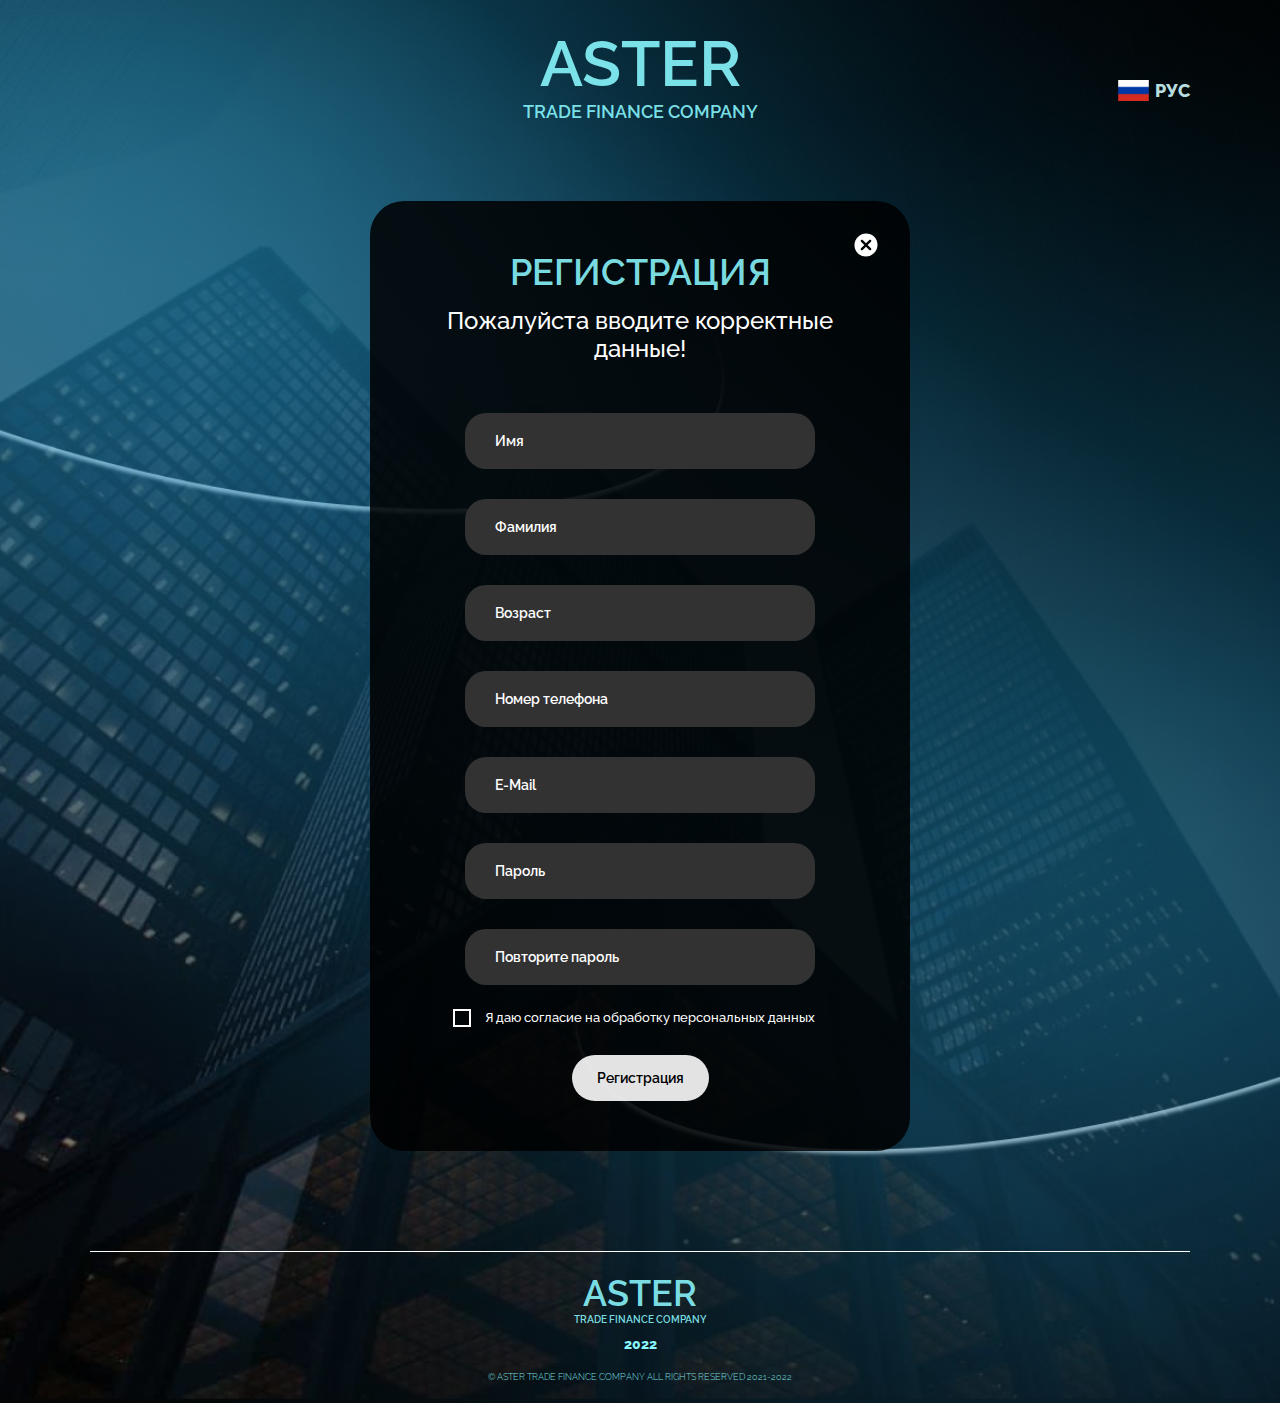
<file: register.html>
<!DOCTYPE html>
<html lang="en">
  <head>
    <meta charset="UTF-8" />
    <meta http-equiv="X-UA-Compatible" content="IE=edge" />
    <meta name="viewport" content="width=device-width, initial-scale=1.0" />
    <title>Document</title>
    <link rel="preconnect" href="https://fonts.googleapis.com" />
    <link rel="preconnect" href="https://fonts.gstatic.com" crossorigin />
    <link
      href="https://fonts.googleapis.com/css2?family=Montserrat:wght@100;200;300;400;500;600;700;800;900&family=Raleway:wght@100;200;300;400;500;600;700;800;900&family=Red+Hat+Display:wght@800&family=Roboto:wght@100;300;400;500;700;900&display=swap"
      rel="stylesheet"
    />
    <link rel="stylesheet" href="style.css" />
  </head>
  <body class="register-body">
    <div class="wrapper">
      <header class="header">
        <div class="header__container">
          <nav class="header__nav">
            <div class="burger">
              <svg
                width="56"
                height="25"
                viewBox="0 0 56 25"
                fill="none"
                xmlns="http://www.w3.org/2000/svg"
              >
                <rect width="56" height="5" rx="2.5" fill="white" />
                <rect y="10" width="56" height="5" rx="2.5" fill="white" />
                <rect y="20" width="56" height="5" rx="2.5" fill="white" />
              </svg>
            </div>
            <ul class="nav-list">
              <li class="nav-item current">
                <a href="./about.html">О компании</a>
              </li>
              <li class="nav-item">
                <a href="./tariffs.html">Тарифы</a>
              </li>
              <li class="nav-item">
                <a href="#">F.A.Q.</a>
              </li>
              <li class="nav-item nav-logo">
                <a href="./index.html">
                  <div class="logo-title">ASTER</div>
                  <div class="logo-description">TRADE FINANCE COMPANY</div>
                </a>
              </li>
              <li class="nav-item">
                <a href="#">Личный кабинет</a>
              </li>
              <li class="nav-item">
                <a href="./contacts.html">Контакты</a>
              </li>
              <li class="nav-item nav-lang">
                <a href="#"> <img src="images/langs/ru.svg" alt="" /> РУС</a>
                <ul class="lang-sub-menu">
                  <li class="sub-item">
                    <a href="#"><img src="images/langs/ru.svg" alt="" /></a>
                  </li>
                  <li class="sub-item">
                    <a href="#"><img src="images/langs/gb.svg" alt="" /></a>
                  </li>
                  <li class="sub-item">
                    <a href="#"><img src="images/langs/ch.svg" alt="" /></a>
                  </li>
                  <li class="sub-item">
                    <a href="#"><img src="images/langs/de.svg" alt="" /></a>
                  </li>
                  <li class="sub-item">
                    <a href="#"><img src="images/langs/fr.svg" alt="" /></a>
                  </li>
                </ul>
              </li>
            </ul>
          </nav>
        </div>
      </header>
      <main class="register">
        <div class="register__container">
          <a href="./index.html" class="register__close">
            <img src="images/close.svg" alt="" />
          </a>
          <div class="register__title">Регистрация</div>
          <div class="register__description">
            Пожалуйста вводите корректные данные!
          </div>
          <div class="register__form">
            <form action="">
              <div class="register__group">
                <label for="name">Имя</label>
                <input type="text" placeholder="" />
              </div>
              <div class="register__group">
                <label for="lastname">Фамилия</label>
                <input type="text" placeholder="" />
              </div>
              <div class="register__group">
                <label for="age">Возраст</label>
                <input type="number" placeholder="" />
              </div>
              <div class="register__group">
                <label for="phone">Номер телефона</label>
                <input type="tel" placeholder="" />
              </div>
              <div class="register__group">
                <label for="email">E-Mail</label>
                <input type="email" placeholder="" />
              </div>
              <div class="register__group">
                <label for="pswrd">Пароль</label>
                <input type="password" placeholder="" />
              </div>
              <div class="register__group">
                <label for="repswrd">Повторите пароль</label>
                <input type="password" placeholder="" />
              </div>
              <div class="register__checkbox">
                <input type="checkbox" id="personal-info" />

                <label for="personal-info"
                  >Я даю согласие на обработку персональных данных</label
                >
              </div>
              <button class="register__submit">Регистрация</button>
            </form>
          </div>
        </div>
      </main>
      <footer class="footer">
        <div class="footer__container">
          <div class="footer__logo">
            <a href="#">
              <div class="logo-title">ASTER</div>
              <div class="logo-description">TRADE FINANCE COMPANY</div>
            </a>
          </div>
          <time class="footer__date"> 2022 </time>
          <div class="footer__copyright">
            © ASTER TRADE FINANCE COMPANY All Rights Reserved 2021-2022
          </div>
        </div>
      </footer>
    </div>
    <script type="module" src="app.js"></script>
  </body>
</html>
</file>
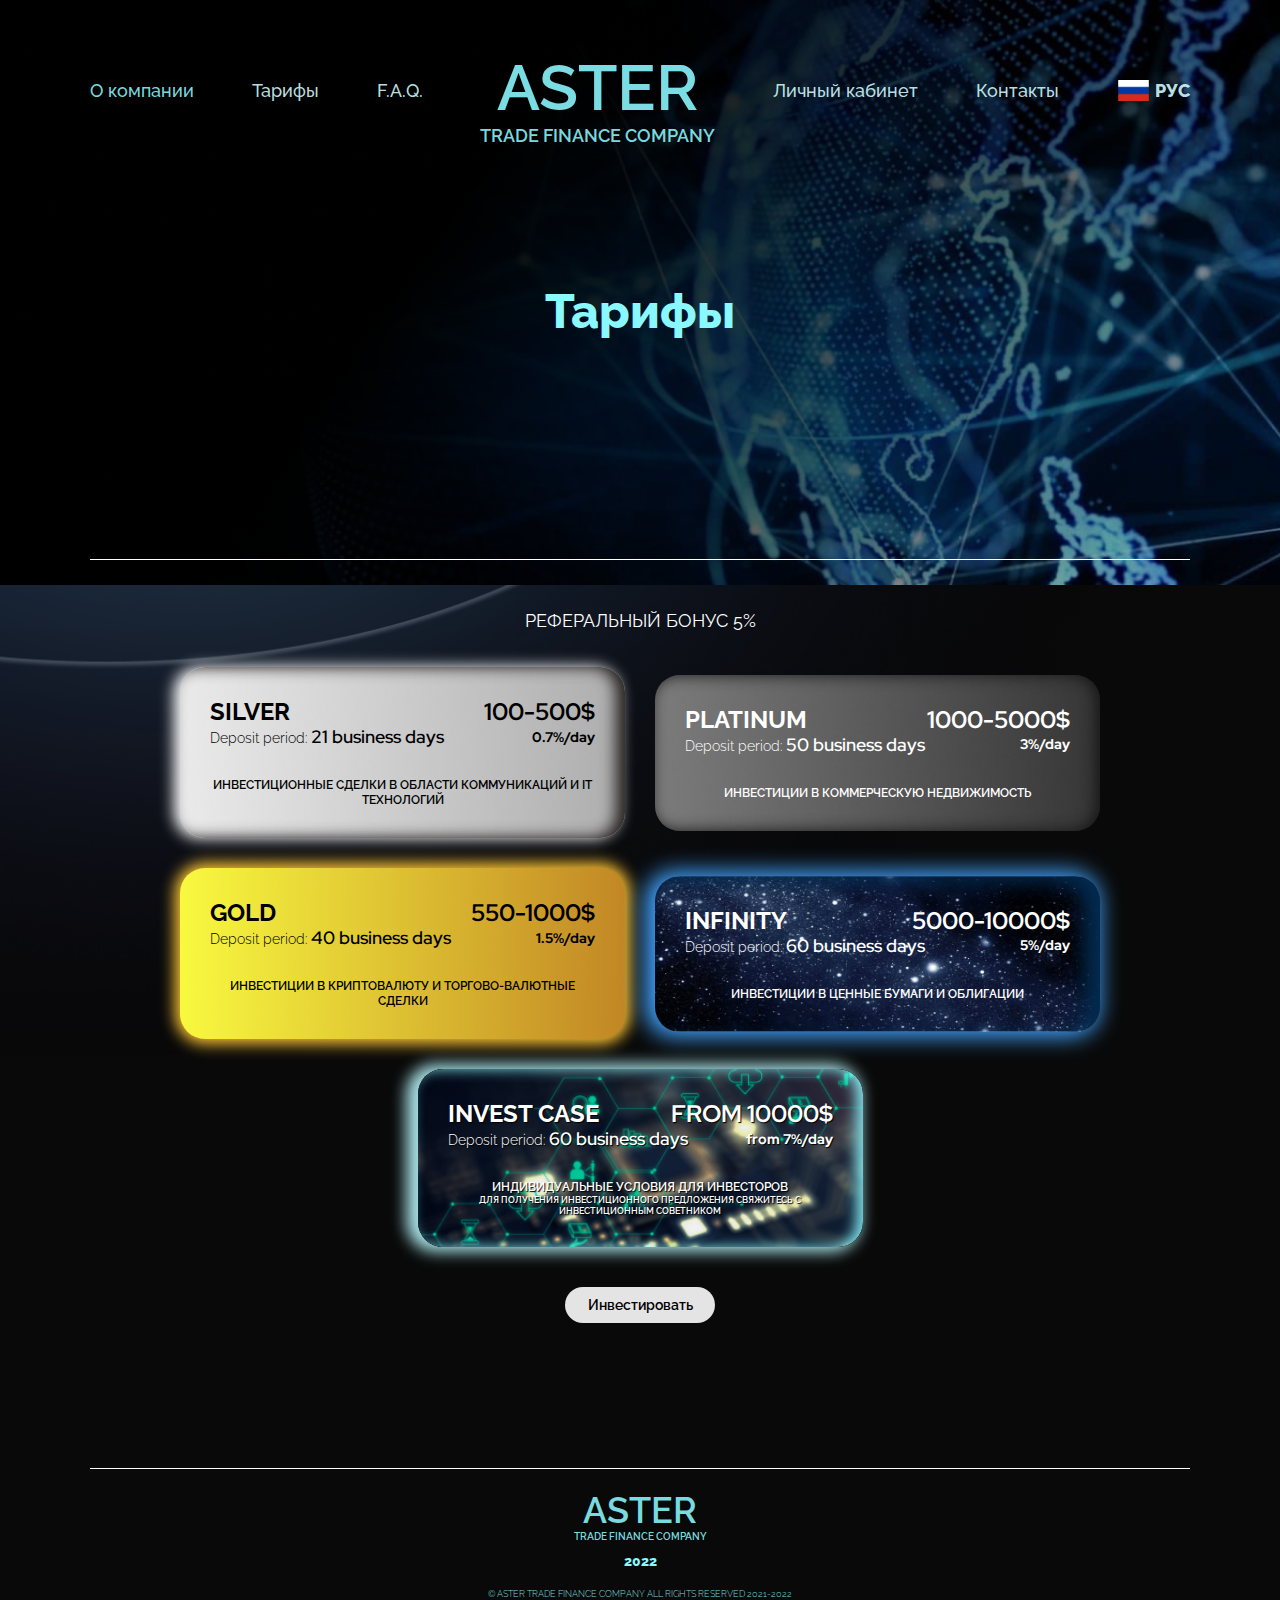
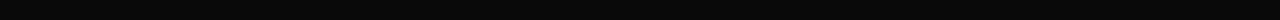
<file: tariffs.html>
<!DOCTYPE html>
<html lang="en">
  <head>
    <meta charset="UTF-8" />
    <meta http-equiv="X-UA-Compatible" content="IE=edge" />
    <meta name="viewport" content="width=device-width, initial-scale=1.0" />
    <title>Document</title>
    <link rel="preconnect" href="https://fonts.googleapis.com" />
    <link rel="preconnect" href="https://fonts.gstatic.com" crossorigin />
    <link
      href="https://fonts.googleapis.com/css2?family=Montserrat:wght@100;200;300;400;500;600;700;800;900&family=Raleway:wght@100;200;300;400;500;600;700;800;900&family=Red+Hat+Display:wght@800&family=Roboto:wght@100;300;400;500;700;900&display=swap"
      rel="stylesheet"
    />
    <link rel="stylesheet" href="style.css" />
  </head>
  <body class="tariffs-body">
    <div class="wrapper">
      <header class="header">
        <div class="header__container">
          <nav class="header__nav">
            <div class="burger">
              <svg
                width="56"
                height="25"
                viewBox="0 0 56 25"
                fill="none"
                xmlns="http://www.w3.org/2000/svg"
              >
                <rect width="56" height="5" rx="2.5" fill="white" />
                <rect y="10" width="56" height="5" rx="2.5" fill="white" />
                <rect y="20" width="56" height="5" rx="2.5" fill="white" />
              </svg>
            </div>
            <ul class="nav-list">
              <li class="nav-item current">
                <a href="./about.html">О компании</a>
              </li>
              <li class="nav-item">
                <a href="./tariffs.html">Тарифы</a>
              </li>
              <li class="nav-item">
                <a href="#">F.A.Q.</a>
              </li>
              <li class="nav-item nav-logo">
                <a href="./index.html">
                  <div class="logo-title">ASTER</div>
                  <div class="logo-description">TRADE FINANCE COMPANY</div>
                </a>
              </li>
              <li class="nav-item">
                <a href="#">Личный кабинет</a>
              </li>
              <li class="nav-item">
                <a href="./contacts.html">Контакты</a>
              </li>
              <li class="nav-item nav-lang">
                <a href="#"> <img src="images/langs/ru.svg" alt="" /> РУС</a>
                <ul class="lang-sub-menu">
                  <li class="sub-item">
                    <a href="#"><img src="images/langs/ru.svg" alt="" /></a>
                  </li>
                  <li class="sub-item">
                    <a href="#"><img src="images/langs/gb.svg" alt="" /></a>
                  </li>
                  <li class="sub-item">
                    <a href="#"><img src="images/langs/ch.svg" alt="" /></a>
                  </li>
                  <li class="sub-item">
                    <a href="#"><img src="images/langs/de.svg" alt="" /></a>
                  </li>
                  <li class="sub-item">
                    <a href="#"><img src="images/langs/fr.svg" alt="" /></a>
                  </li>
                </ul>
              </li>
            </ul>
          </nav>
        </div>
      </header>
      <div class="logo">
        <img src="images/about-1.png" alt="" />
      </div>
      <main class="main-container">
        <h1 class="main-logo">Тарифы</h1>
        <div class="tariffs">
          <div class="referral-info">Реферальный бонус 5%</div>
          <div class="tariffs__container">
            <div class="tariff-item silver">
              <div class="tariff-item__row">
                <div class="tariff-item__title">SILVER</div>
                <div class="tariff-item__price">100-500$</div>
              </div>
              <div class="tariff-item__row">
                <div class="tariff-item__period">
                  <span>Deposit period:</span> 21 business days
                </div>
                <div class="tariff-item__percents">0.7%/day</div>
              </div>
              <div class="tariff-item__description">
                Инвестиционные сделки в области коммуникаций и IT технологий
              </div>
            </div>
            <div class="tariff-item platinum">
              <div class="tariff-item__row">
                <div class="tariff-item__title">PLATINUM</div>
                <div class="tariff-item__price">1000-5000$</div>
              </div>
              <div class="tariff-item__row">
                <div class="tariff-item__period">
                  <span>Deposit period:</span> 50 business days
                </div>
                <div class="tariff-item__percents">3%/day</div>
              </div>
              <div class="tariff-item__description">
                Инвестиции в коммерческую недвижимость
              </div>
            </div>
            <div class="tariff-item gold">
              <div class="tariff-item__row">
                <div class="tariff-item__title">GOLD</div>
                <div class="tariff-item__price">550-1000$</div>
              </div>
              <div class="tariff-item__row">
                <div class="tariff-item__period">
                  <span>Deposit period:</span> 40 business days
                </div>
                <div class="tariff-item__percents">1.5%/day</div>
              </div>
              <div class="tariff-item__description">
                Инвестиции в криптовалюту и торгово-валютные сделки
              </div>
            </div>
            <div class="tariff-item infinity">
              <div class="tariff-item__row">
                <div class="tariff-item__title">INFINITY</div>
                <div class="tariff-item__price">5000-10000$</div>
              </div>
              <div class="tariff-item__row">
                <div class="tariff-item__period">
                  <span>Deposit period:</span> 60 business days
                </div>
                <div class="tariff-item__percents">5%/day</div>
              </div>
              <div class="tariff-item__description">
                инвестиции в ценные бумаги и облигации
              </div>
            </div>
            <div class="tariff-item invest-case">
              <div class="tariff-item__row">
                <div class="tariff-item__title">INVEST CASE</div>
                <div class="tariff-item__price">from 10000$</div>
              </div>
              <div class="tariff-item__row">
                <div class="tariff-item__period">
                  <span>Deposit period:</span> 60 business days
                </div>
                <div class="tariff-item__percents">from 7%/day</div>
              </div>
              <div class="tariff-item__description">
                Индивидуальные условия для инвесторов
                <p>
                  Для получения инвестиционного предложения свяжитесь с
                  инвестиционным советником
                </p>
              </div>
            </div>
          </div>
          <div class="tariffs__invest">Инвестировать</div>
        </div>
      </main>
      <footer class="footer">
        <div class="footer__container">
          <div class="footer__logo">
            <a href="#">
              <div class="logo-title">ASTER</div>
              <div class="logo-description">TRADE FINANCE COMPANY</div>
            </a>
          </div>
          <time class="footer__date"> 2022 </time>
          <div class="footer__copyright">
            © ASTER TRADE FINANCE COMPANY All Rights Reserved 2021-2022
          </div>
        </div>
      </footer>
    </div>

    <script type="module" src="app.js"></script>
  </body>
</html>
</file>
<file: style.css>
* {
  -webkit-box-sizing: border-box;
  box-sizing: border-box;
  font-family: Raleway, sans-serif;
  margin: 0;
  padding: 0;
}
body,
html {
  overflow-x: hidden;
  width: 100%;
}
body.about-body,
body.contacts-body,
body.faq-body,
body.tariffs-body {
  background-position: center -585px;
  background-size: cover;
}
body.about-body .wrapper,
body.contacts-body .wrapper,
body.faq-body .wrapper,
body.tariffs-body .wrapper {
  position: relative;
}
body.about-body .wrapper:after,
body.contacts-body .wrapper:after,
body.faq-body .wrapper:after,
body.tariffs-body .wrapper:after {
  background-position: 50%;
  background-repeat: no-repeat;
  background-size: cover;
  content: "";
  display: block;
  height: 585px;
  left: 50%;
  max-height: 585px;
  overflow: hidden;
  position: absolute;
  top: 0;
  -webkit-transform: translateX(-50%);
  -ms-transform: translateX(-50%);
  transform: translateX(-50%);
  width: 100vw;
  z-index: -1;
}
body,
body.about-body .main-container,
body.contacts-body .main-container,
body.faq-body .main-container,
body.tariffs-body .main-container {
  -webkit-box-orient: vertical;
  -webkit-box-direction: normal;
  -webkit-box-align: center;
  -ms-flex-align: center;
  align-items: center;
  display: -webkit-box;
  display: -ms-flexbox;
  display: flex;
  -ms-flex-direction: column;
  flex-direction: column;
}
body {
  -webkit-box-pack: justify;
  -ms-flex-pack: justify;
  background-color: #090909;
  background-image: url(images/bg-main.png?c6a8ee40b50a9c3bba1253673f60f998);
  background-position: 50%;
  background-repeat: no-repeat;
  background-size: cover;
  justify-content: space-between;
  min-height: 100vh;
}
body.main-body .footer {
  margin-top: 345px;
}
body.tariffs-body {
  background-image: url(images/bg-tariffs-2.png?a22a7b21253bad5c87230946e594c4be);
}
body.tariffs-body .wrapper:after {
  background-image: url(images/bg-tariffs.png?8e06a733815ea7a1f215d457ef6af433);
}
body.about-body {
  background-image: url(images/bg-about-2.png?fa4f6b9c726a7fe6c6b965d93b7193b5);
  background-position: center 0;
}
body.about-body .wrapper:after {
  background-image: url(images/bg-about.png?bcc6a780858858d1948282078101d524);
}
body.faq-body {
  background-image: url(images/bg-faq-2.png?a5335184f4a0d6537fcc08250395c02f);
  background-position: center 0;
}
body.faq-body .wrapper:after {
  background-image: url(images/bg-faq.png?b6392d309e382269cf3fd7698e14dccd);
}
body.contacts-body {
  background-image: url(images/bg-contacts-2.png?b2e07576ab8643a4a02fd24dececdd6c);
  background-position: center 0;
}
body.contacts-body .wrapper:after {
  background-image: url(images/bg-contacts.png?c9f08b81001a61018573df0c421ba50e);
  background-position: 0 0;
}
body.register-body {
  background-image: url(images/bg-register.png?57d168d6780c3b99f9f6e85dcb8d9500);
  background-position: 50%;
  background-repeat: no-repeat;
  background-size: cover;
}
body.register-body .header__nav .nav-list {
  -webkit-box-pack: end;
  -ms-flex-pack: end;
  justify-content: flex-end;
}
body.register-body .header__nav .nav-item:not(.nav-logo, .nav-lang) {
  display: none;
}
body.register-body .header__nav .nav-item.nav-logo {
  left: 50%;
  position: absolute;
  top: 50%;
  -webkit-transform: translate(-50%, -50%);
  -ms-transform: translate(-50%, -50%);
  transform: translate(-50%, -50%);
}
body.profile-body {
  background-image: url(images/bg-profile.png?aa897d3794cb3001b6649aea6804a500);
  padding: 40px;
}
body.admin-body,
body.profile-body {
  background-position: 50%;
  background-repeat: no-repeat;
  background-size: cover;
}
body.admin-body {
  background-image: url(images/bg-admin.png?6bc20998083667d787b7fffb60ec95fa);
}
.logo {
  display: none;
  width: 236px;
}
.logo img {
  display: block;
  height: 100%;
  -o-object-fit: contain;
  object-fit: contain;
  width: 100%;
}
ul {
  list-style: none;
}
a {
  text-decoration: none;
}
.wrapper {
  -webkit-box-orient: vertical;
  -webkit-box-direction: normal;
  -webkit-box-pack: justify;
  -ms-flex-pack: justify;
  -webkit-box-align: center;
  -ms-flex-align: center;
  align-items: center;
  display: -webkit-box;
  display: -ms-flexbox;
  display: flex;
  -ms-flex-direction: column;
  flex-direction: column;
  justify-content: space-between;
  max-width: 1100px;
  min-height: 100vh;
  padding: 80px 0 0;
  width: 1100px;
}
.main-container {
  height: 100%;
  margin-top: 100px;
  width: 100%;
}
.main-container .main-logo {
  border-bottom: 1px solid #fff;
  color: #8af8ff;
  font-size: 48px;
  font-weight: 800;
  line-height: 56px;
  margin-bottom: 50px;
  padding-bottom: 220px;
  text-align: center;
  width: 100%;
}
.main-container .home-description {
  color: rgba(138, 248, 255, 0.89);
  font-size: 24px;
  font-weight: 700;
  line-height: 28px;
  margin-bottom: 40px;
  max-width: 540px;
}
.admin .clients__list .clients-item__open-btn,
.admin .requests__no,
.admin .requests__yes,
.admin__logout,
.finance__cash-out,
.finance__pay-cash,
.history__see-more,
.main-container .home-register-btn,
.pay-tariff-modal__row .payment__btn,
.pm__invest .tariff__invest-btn,
.profile__logout,
.profile__row .start-invest,
.tariffs__invest,
.user__delete,
.user__profile {
  -webkit-box-align: center;
  -ms-flex-align: center;
  align-items: center;
  background: hsla(0, 0%, 100%, 0.89);
  border: 0;
  border-radius: 43px;
  color: #000;
  cursor: pointer;
  display: -webkit-inline-box;
  display: -ms-inline-flexbox;
  display: inline-flex;
  font-size: 14px;
  font-weight: 600;
  line-height: 16px;
  padding: 10px 22.5px;
  -webkit-transition: 0.3s;
  -o-transition: 0.3s;
  transition: 0.3s;
}
.admin .clients__list .clients-item__open-btn img,
.admin .requests__no img,
.admin .requests__yes img,
.admin__logout img,
.finance__cash-out img,
.finance__pay-cash img,
.history__see-more img,
.main-container .home-register-btn img,
.pay-tariff-modal__row .payment__btn img,
.pm__invest .tariff__invest-btn img,
.profile__logout img,
.profile__row .start-invest img,
.tariffs__invest img,
.user__delete img,
.user__profile img {
  margin-left: 10px;
}
.admin .clients__list .clients-item__open-btn:hover,
.admin .requests__no:hover,
.admin .requests__yes:hover,
.admin__logout:hover,
.finance__cash-out:hover,
.finance__pay-cash:hover,
.history__see-more:hover,
.main-container .home-register-btn:hover,
.pay-tariff-modal__row .payment__btn:hover,
.pm__invest .tariff__invest-btn:hover,
.profile__logout:hover,
.profile__row .start-invest:hover,
.tariffs__invest:hover,
.user__delete:hover,
.user__profile:hover {
  -webkit-box-shadow: 0 0 10px #8af8ffe3;
  box-shadow: 0 0 10px #8af8ffe3;
}
.footer__logo,
.header__nav .nav-item.nav-logo {
  margin-top: -30px;
}
.footer__logo a,
.header__nav .nav-item.nav-logo a {
  -webkit-box-orient: vertical;
  -webkit-box-direction: normal;
  -webkit-box-align: center;
  -ms-flex-align: center;
  align-items: center;
  color: #8af8ffe3;
  display: -webkit-box;
  display: -ms-flexbox;
  display: flex;
  -ms-flex-direction: column;
  flex-direction: column;
}
.footer__logo a .logo-title,
.header__nav .nav-item.nav-logo a .logo-title {
  font-size: 64px;
  font-weight: 600;
  line-height: 75px;
  -webkit-transition: 0.3s;
  -o-transition: 0.3s;
  transition: 0.3s;
}
.footer__logo a .logo-description,
.header__nav .nav-item.nav-logo a .logo-description {
  font-size: 18px;
  font-weight: 600;
  line-height: 21px;
  text-transform: uppercase;
  -webkit-transition: 0.3s;
  -o-transition: 0.3s;
  transition: 0.3s;
}
.footer__logo a:after,
.header__nav .nav-item.nav-logo a:after {
  content: none;
}
.footer__logo a:hover .logo-description,
.footer__logo a:hover .logo-title,
.header__nav .nav-item.nav-logo a:hover .logo-description,
.header__nav .nav-item.nav-logo a:hover .logo-title {
  text-shadow: 0 0 10px #8af8ffe3;
}
.header__nav .nav-item.nav-lang,
.pm__menu-langs,
.profile__langs {
  padding-bottom: 25px;
  position: relative;
}
.header__nav .nav-item.nav-lang > a,
.pm__menu-langs > a,
.profile__langs > a {
  -webkit-box-align: center;
  -ms-flex-align: center;
  -webkit-box-orient: horizontal;
  -webkit-box-direction: normal;
  align-items: center;
  display: -webkit-box;
  display: -ms-flexbox;
  display: flex;
  -ms-flex-direction: row;
  flex-direction: row;
  font-size: 18px;
  font-weight: 800;
  line-height: 21px;
}
.header__nav .nav-item.nav-lang > a img,
.pm__menu-langs > a img,
.profile__langs > a img {
  height: 21px;
  margin-right: 5px;
  width: 33px;
}
.header__nav .nav-item.nav-lang .lang-sub-menu,
.pm__menu-langs .lang-sub-menu,
.profile__langs .lang-sub-menu {
  -webkit-box-orient: vertical;
  -webkit-box-direction: normal;
  -webkit-box-align: center;
  -ms-flex-align: center;
  align-items: center;
  background: #242424;
  border-radius: 19px;
  display: -webkit-box;
  display: -ms-flexbox;
  display: flex;
  -ms-flex-direction: column;
  flex-direction: column;
  left: 0;
  opacity: 0;
  padding: 20px 30px;
  position: absolute;
  top: 100%;
  -webkit-transition: 0.3s;
  -o-transition: 0.3s;
  transition: 0.3s;
  visibility: hidden;
  width: 100%;
}
.header__nav .nav-item.nav-lang .lang-sub-menu .sub-item + li,
.pm__menu-langs .lang-sub-menu .sub-item + li,
.profile__langs .lang-sub-menu .sub-item + li {
  margin-top: 10px;
}
.header__nav .nav-item.nav-lang .lang-sub-menu .sub-item a,
.pm__menu-langs .lang-sub-menu .sub-item a,
.profile__langs .lang-sub-menu .sub-item a {
  width: 100%;
}
.header__nav .nav-item.nav-lang .lang-sub-menu .sub-item a img,
.pm__menu-langs .lang-sub-menu .sub-item a img,
.profile__langs .lang-sub-menu .sub-item a img {
  height: 25px;
  width: 37px;
}
.header__nav .nav-item.nav-lang:hover .lang-sub-menu,
.pm__menu-langs:hover .lang-sub-menu,
.profile__langs:hover .lang-sub-menu {
  opacity: 1;
  visibility: visible;
}
.header,
.header__container {
  width: 100%;
}
.header__nav {
  position: relative;
  width: 100%;
}
.header__nav .burger {
  display: none;
  position: fixed;
  right: 30px;
  top: 57px;
  z-index: 99999;
}
.header__nav .burger svg {
  -webkit-filter: drop-shadow(0 0 3px #333);
  filter: drop-shadow(0 0 3px #333);
}
.header__nav .nav-list {
  -webkit-box-pack: justify;
  -ms-flex-pack: justify;
  -webkit-box-align: start;
  -ms-flex-align: start;
  align-items: flex-start;
  display: -webkit-box;
  display: -ms-flexbox;
  display: flex;
  justify-content: space-between;
  width: 100%;
}
.header__nav .nav-item.current a {
  color: rgba(138, 248, 255, 0.89);
}
.header__nav .nav-item a {
  -webkit-box-orient: vertical;
  -webkit-box-direction: normal;
  -webkit-box-align: center;
  -ms-flex-align: center;
  align-items: center;
  color: #d3fcffe3;
  display: block;
  display: -webkit-box;
  display: -ms-flexbox;
  display: flex;
  -ms-flex-direction: column;
  flex-direction: column;
  font-size: 18px;
  font-weight: 500;
  line-height: 21px;
  padding-bottom: 5px;
  position: relative;
}
.header__nav .nav-item a:after {
  background: #d3fcffe3;
  bottom: 0;
  content: "";
  display: block;
  height: 2px;
  position: absolute;
  right: 0;
  -webkit-transition: 0.3s;
  -o-transition: 0.3s;
  transition: 0.3s;
  width: 0;
}
.header__nav .nav-item a:hover:after {
  left: 0;
  width: 100%;
}
.footer {
  border-top: 1px solid #fff;
  margin-top: 100px;
  padding-bottom: 20px;
  padding-top: 50px;
  width: 100%;
}
.footer,
.footer__container {
  -webkit-box-orient: vertical;
  -webkit-box-direction: normal;
  -webkit-box-align: center;
  -ms-flex-align: center;
  align-items: center;
  display: -webkit-box;
  display: -ms-flexbox;
  display: flex;
  -ms-flex-direction: column;
  flex-direction: column;
}
.footer__logo a .logo-title {
  font-size: 36px;
  line-height: 42px;
}
.footer__logo a .logo-description {
  font-size: 10px;
  line-height: 12px;
}
.footer__date {
  color: #8af8ff;
  font-size: 14px;
  font-weight: 800;
  line-height: 16px;
  margin-top: 10px;
}
.footer__copyright {
  color: rgba(138, 248, 255, 0.89);
  font-size: 9px;
  font-weight: 300;
  line-height: 11px;
  margin-top: 20px;
  text-align: center;
  text-transform: uppercase;
}
.tariffs {
  -webkit-box-orient: vertical;
  -webkit-box-direction: normal;
  -webkit-box-align: center;
  -ms-flex-align: center;
  align-items: center;
  display: -webkit-box;
  display: -ms-flexbox;
  display: flex;
  -ms-flex-direction: column;
  flex-direction: column;
  font-family: Montserrat, sans-serif;
  height: 100%;
  padding-bottom: 45px;
}
.tariffs .referral-info {
  color: #fff;
  font-size: 18px;
  font-style: normal;
  font-weight: 400;
  line-height: 22px;
  margin-bottom: 20px;
  text-align: center;
  text-transform: uppercase;
}
.tariffs__container {
  -webkit-box-pack: center;
  -ms-flex-pack: center;
  -ms-flex-wrap: wrap;
  flex-wrap: wrap;
  justify-content: center;
}
.tariffs__container,
.tariffs__container .tariff-item {
  -webkit-box-align: center;
  -ms-flex-align: center;
  align-items: center;
  display: -webkit-box;
  display: -ms-flexbox;
  display: flex;
}
.tariffs__container .tariff-item {
  -webkit-box-orient: vertical;
  -webkit-box-direction: normal;
  background-color: #fff;
  border-radius: 25px;
  -ms-flex-direction: column;
  flex-direction: column;
  font-family: Montserrat, sans-serif;
  margin: 15px;
  padding: 30px;
  width: 445px;
}
.tariffs__container .tariff-item.silver {
  background-image: url(images/silver-tariff.png?562d754b606373c9013a933c18763646);
  background-position: 50%;
  background-repeat: no-repeat;
  background-size: 120% 130%;
  -webkit-box-shadow: inset -9px 0 15px #272222, -6px 0 15px #fff;
  box-shadow: inset -9px 0 15px #272222, -6px 0 15px #fff;
}
.tariffs__container .tariff-item.platinum {
  background-image: url(images/platinum-tariff.png?f2debdf5cbc70b50d43a7c265e29573e);
  background-position: 50%;
  background-repeat: no-repeat;
  background-size: 120% 130%;
  -webkit-box-shadow: inset -4px 0 15px #161616;
  box-shadow: inset -4px 0 15px #161616;
}
.tariffs__container .tariff-item.platinum * {
  color: #fff;
}
.tariffs__container .tariff-item.gold {
  background-image: url(images/gold-tariff.png?a4b64cca74b98085d94ca9a7a485630d);
  background-position: 50%;
  background-repeat: no-repeat;
  background-size: 120% 130%;
  -webkit-box-shadow: 0 0 15px 5px #ffc635;
  box-shadow: 0 0 15px 5px #ffc635;
}
.tariffs__container .tariff-item.infinity {
  background-image: url(images/infinity-tariff.png?b968e5f8c5e0f43a90b0cb52c6641695);
  background-position: 50%;
  background-repeat: no-repeat;
  background-size: 120% 130%;
  -webkit-box-shadow: inset -16px 6px 19px #032b50, -5px 0 22px 5px #42a4ff;
  box-shadow: inset -16px 6px 19px #032b50, -5px 0 22px 5px #42a4ff;
}
.tariffs__container .tariff-item.infinity * {
  color: #fff;
}
.tariffs__container .tariff-item.invest-case {
  background-color: rgba(0, 0, 0, 0.63);
  background-image: url(images/invest-case-tariff.png?878423accdb9a86db2d8bdff751cfe13);
  background-position: 50%;
  background-repeat: no-repeat;
  background-size: 120% 130%;
  -webkit-box-shadow: inset -7px 0 14px rgba(138, 248, 255, 0.89),
    -7px 0 15px 5px rgba(186, 251, 255, 0.89);
  box-shadow: inset -7px 0 14px rgba(138, 248, 255, 0.89),
    -7px 0 15px 5px rgba(186, 251, 255, 0.89);
}
.tariffs__container .tariff-item.invest-case * {
  color: #fff;
  text-shadow: 1px 1px 1px #000;
}
.tariffs__container .tariff-item__row {
  -webkit-box-pack: justify;
  -ms-flex-pack: justify;
  -webkit-box-align: center;
  -ms-flex-align: center;
  align-items: center;
  display: -webkit-box;
  display: -ms-flexbox;
  display: flex;
  justify-content: space-between;
  width: 100%;
}
.tariffs__container .tariff-item__price,
.tariffs__container .tariff-item__title {
  color: #000;
  font-size: 24px;
  font-style: normal;
  font-weight: 700;
  line-height: 29px;
  text-transform: uppercase;
}
.tariffs__container .tariff-item__price {
  font-family: Red Hat Display;
}
.tariffs__container .tariff-item__period {
  font-family: Red Hat Display;
  font-size: 18px;
  font-style: normal;
  font-weight: 600;
  line-height: 22px;
}
.tariffs__container .tariff-item__period span {
  font-size: 14px;
  font-style: normal;
  font-weight: 300;
  line-height: 17px;
}
.tariffs__container .tariff-item__percents {
  color: #000;
  font-family: Red Hat Display;
  font-size: 14px;
  font-style: normal;
  font-weight: 800;
  line-height: 17px;
}
.tariffs__container .tariff-item__description {
  color: #000;
  font-size: 12px;
  font-weight: 600;
  line-height: 15px;
  margin-top: 30px;
  text-align: center;
  text-transform: uppercase;
}
.tariffs__container .tariff-item__description p {
  font-size: 9px;
  font-weight: 600;
  line-height: 11px;
  text-align: center;
  text-transform: uppercase;
}
.tariffs__invest {
  margin-top: 25px;
}
.about {
  width: 100vw;
}
.about__container {
  -webkit-box-orient: vertical;
  -ms-flex-direction: column;
  flex-direction: column;
}
.about__container,
.about__row {
  -webkit-box-direction: normal;
  -webkit-box-align: center;
  -ms-flex-align: center;
  align-items: center;
  display: -webkit-box;
  display: -ms-flexbox;
  display: flex;
  width: 100%;
}
.about__row {
  -webkit-box-orient: horizontal;
  -ms-flex-direction: row;
  flex-direction: row;
  height: 255px;
  padding-right: 260px;
}
.about__row p {
  margin-left: 120px;
}
.about__row:first-child {
  padding: 0 260px;
}
.about__row:first-child img {
  height: 90%;
  -o-object-fit: contain;
  object-fit: contain;
  -o-object-position: center center;
  object-position: center center;
  width: 90%;
}
.about__row:nth-child(2n) {
  -webkit-box-orient: horizontal;
  -webkit-box-direction: reverse;
  background: rgba(0, 0, 0, 0.56);
  -ms-flex-direction: row-reverse;
  flex-direction: row-reverse;
  padding-left: 260px;
  padding-right: 0;
}
.about__row:nth-child(2n) p {
  margin-left: 0;
  margin-right: 120px;
}
.about__row:nth-child(3) {
  padding: 0 260px;
}
.about__row:nth-child(3) p {
  margin-left: 0;
  max-width: 100%;
  text-align: center;
}
.about__thumb,
.about__thumb img {
  height: 100%;
  width: 100%;
}
.about__thumb img {
  display: block;
  -o-object-fit: cover;
  object-fit: cover;
}
.about p {
  color: #fff;
  font-size: 18px;
  line-height: 21px;
  max-width: 445px;
  padding: 75px 0;
}
.about__description {
  color: #fff;
  font-size: 18px;
  font-weight: 100;
  line-height: 22px;
  margin-top: 60px;
  text-transform: uppercase;
}
.about__description span {
  font-size: 24px;
  font-weight: 400;
  line-height: 28px;
}
.faq {
  -webkit-box-orient: vertical;
  -webkit-box-direction: normal;
  -webkit-box-align: center;
  -ms-flex-align: center;
  align-items: center;
  display: -webkit-box;
  display: -ms-flexbox;
  display: flex;
  -ms-flex-direction: column;
  flex-direction: column;
  width: 100%;
}
.faq * {
  font-family: Roboto, sans-serif;
}
.faq__container {
  max-width: 700px;
  width: 100%;
}
.faq__title {
  color: #fff;
  font-family: Raleway, sans-serif;
  font-size: 36px;
  font-style: normal;
  font-weight: 700;
  line-height: 42px;
  margin-bottom: 50px;
}
.faq__list {
  padding-left: 55px;
  position: relative;
  width: 100%;
}
.faq__list:before {
  background: #fff;
  content: "";
  display: block;
  height: 100%;
  left: 20px;
  position: absolute;
  width: 1px;
}
.faq__item {
  cursor: pointer;
  position: relative;
  -webkit-transition: 0.3s;
  -o-transition: 0.3s;
  transition: 0.3s;
}
.faq__item + div {
  margin-top: 45px;
}
.faq__item p {
  color: #fff;
  font-weight: 600;
  padding-top: 10px;
}
.faq__item p,
.faq__item p:nth-child(2) {
  font-size: 18px;
  font-style: normal;
  line-height: 21px;
}
.faq__item p:nth-child(2) {
  font-weight: 300;
  max-height: 0;
  opacity: 0;
  overflow: hidden;
  padding-left: 90px;
  padding-top: 0;
  -webkit-transition: 0.3s;
  -o-transition: 0.3s;
  transition: 0.3s;
  visibility: hidden;
}
.faq__item:last-child p:nth-child(2) {
  position: absolute;
  top: 100%;
}
.faq__item:before {
  -webkit-box-pack: center;
  -ms-flex-pack: center;
  -webkit-box-align: center;
  -ms-flex-align: center;
  align-items: center;
  background: #8af8ff;
  border-radius: 20px;
  color: #000;
  content: attr(data-number);
  display: block;
  display: -webkit-box;
  display: -ms-flexbox;
  display: flex;
  font-size: 18px;
  font-style: normal;
  font-weight: 900;
  height: 0;
  justify-content: center;
  left: -35px;
  line-height: 21px;
  padding: 20px;
  position: absolute;
  top: -1px;
  width: 0;
}
.faq__item.dropdown:before,
.faq__item:before {
  -webkit-transform: translateX(-50%);
  -ms-transform: translateX(-50%);
  transform: translateX(-50%);
}
.faq__item.dropdown:before {
  content: "-";
  top: 0;
}
.faq__item.dropdown p:nth-child(2) {
  max-height: 100vh;
  opacity: 1;
  padding-top: 30px;
  visibility: visible;
}
.feedback__form {
  max-width: 375px;
  padding-bottom: 50px;
  padding-top: 30px;
  position: relative;
  width: 50%;
  width: 375px;
  z-index: 1;
}
.feedback__form,
.feedback__form form {
  -webkit-box-orient: vertical;
  -webkit-box-direction: normal;
  -webkit-box-align: center;
  -ms-flex-align: center;
  -webkit-box-pack: center;
  -ms-flex-pack: center;
  align-items: center;
  display: -webkit-box;
  display: -ms-flexbox;
  display: flex;
  -ms-flex-direction: column;
  flex-direction: column;
  height: 100%;
  justify-content: center;
}
.feedback__form form {
  width: 100%;
}
.feedback__group {
  background: #323232;
  border-radius: 21px;
  position: relative;
  width: 350px;
}
.feedback__group + .feedback__group {
  margin-top: 30px;
}
.feedback__group label {
  color: #fff;
  font-family: Raleway;
  font-size: 14px;
  font-style: normal;
  font-weight: 600;
  left: 30px;
  line-height: 16px;
  position: absolute;
  top: 20px;
  -webkit-transition: 0.3s;
  -o-transition: 0.3s;
  transition: 0.3s;
  z-index: 0;
}
.feedback__group input {
  background: transparent;
  border: 0;
  color: #fff;
  font-size: 14px;
  line-height: 16px;
  outline: 0;
  padding: 20px 30px;
  position: relative;
  width: 100%;
  z-index: 1;
}
.feedback__group.focus label {
  font-size: 12px;
  left: 10px;
  line-height: 14px;
  top: -16px;
}
.feedback__message {
  background: #323232;
  border-radius: 21px;
  margin-top: 30px;
  position: relative;
  width: 350px;
}
.feedback__message label {
  color: #fff;
  font-family: Raleway;
  font-size: 14px;
  font-style: normal;
  font-weight: 600;
  left: 30px;
  line-height: 16px;
  position: absolute;
  top: 20px;
  -webkit-transition: 0.3s;
  -o-transition: 0.3s;
  transition: 0.3s;
  z-index: 0;
}
.feedback__message textarea {
  background: transparent;
  border: 0;
  color: #fff;
  font-size: 14px;
  line-height: 16px;
  min-height: 150px;
  outline: 0;
  padding: 20px 30px;
  position: relative;
  resize: vertical;
  width: 100%;
  z-index: 1;
}
.feedback__message.focus label {
  font-size: 12px;
  left: 10px;
  line-height: 14px;
  top: -16px;
}
.feedback__submit {
  background: hsla(0, 0%, 100%, 0.89);
  border: 0;
  border-radius: 28px;
  color: #000;
  cursor: pointer;
  font-family: Raleway;
  font-size: 14px;
  font-style: normal;
  font-weight: 600;
  line-height: 16px;
  margin-top: 30px;
  padding: 15px 25px;
  -webkit-transition: 0.3s;
  -o-transition: 0.3s;
  transition: 0.3s;
}
.feedback__submit:hover {
  -webkit-box-shadow: 0 0 10px #fff;
  box-shadow: 0 0 10px #fff;
}
.contacts {
  width: 100%;
}
.contacts__container {
  -webkit-box-orient: vertical;
  -webkit-box-direction: normal;
  -webkit-box-align: center;
  -ms-flex-align: center;
  align-items: center;
  -ms-flex-direction: column;
  flex-direction: column;
  width: 100%;
}
.contacts__container,
.contacts__row {
  display: -webkit-box;
  display: -ms-flexbox;
  display: flex;
}
.contacts__row {
  -webkit-box-pack: justify;
  -ms-flex-pack: justify;
  justify-content: space-between;
  margin-top: 30px;
  max-width: 850px;
}
.contacts__map {
  height: 300px;
  width: 100vw;
}
.contacts-info__item {
  -webkit-box-align: start;
  -ms-flex-align: start;
  align-items: flex-start;
  display: -webkit-box;
  display: -ms-flexbox;
  display: flex;
}
.contacts-info__item + div {
  margin-top: 22px;
}
.contacts-info__item span {
  margin-right: 33px;
}
.contacts-info__item p {
  color: #fff;
  font-size: 24px;
  font-weight: 600;
  line-height: 32px;
  text-transform: uppercase;
}
.tech-support {
  -webkit-box-orient: vertical;
  -webkit-box-direction: normal;
  -webkit-box-align: center;
  -ms-flex-align: center;
  align-items: center;
  display: -webkit-box;
  display: -ms-flexbox;
  display: flex;
  -ms-flex-direction: column;
  flex-direction: column;
  margin-left: 175px;
}
.tech-support__title {
  color: #fff;
  font-family: Raleway;
  font-size: 24px;
  font-style: normal;
  font-weight: 600;
  line-height: 28px;
  margin-bottom: 30px;
}
.tech-support__row {
  -webkit-box-align: start;
  -ms-flex-align: start;
  align-items: flex-start;
}
.tech-support__item,
.tech-support__row {
  display: -webkit-box;
  display: -ms-flexbox;
  display: flex;
}
.tech-support__item {
  -webkit-box-orient: vertical;
  -webkit-box-direction: normal;
  -webkit-box-align: center;
  -ms-flex-align: center;
  align-items: center;
  -ms-flex-direction: column;
  flex-direction: column;
}
.tech-support__item span {
  margin-bottom: 5px;
}
.tech-support__item p {
  color: #fff;
  font-family: Raleway;
  font-size: 14px;
  font-style: normal;
  font-weight: 600;
  line-height: 16px;
  text-align: center;
}
.tech-support__item + div {
  margin-left: 38px;
}
.feedback {
  -webkit-box-align: center;
  -ms-flex-align: center;
  -webkit-box-pack: start;
  -ms-flex-pack: start;
  align-items: center;
  display: -webkit-box;
  display: -ms-flexbox;
  display: flex;
  height: 425px;
  justify-content: flex-start;
  margin-top: 77px;
  position: relative;
  width: 100vw;
}
.feedback:before {
  background: -o-linear-gradient(
    359.92deg,
    transparent 0.58%,
    #000 49.14%,
    transparent 99.93%
  );
  background: linear-gradient(
    90.08deg,
    transparent 0.58%,
    #000 49.14%,
    transparent 99.93%
  );
  content: "";
  display: block;
  height: 100%;
  left: 0;
  position: absolute;
  top: 0;
  width: 100%;
  z-index: 0;
}
.feedback__title {
  color: #fff;
  font-family: Raleway;
  font-size: 22px;
  font-style: normal;
  font-weight: 500;
  line-height: 26px;
  margin-bottom: 25px;
}
.feedback__thumb {
  height: 100%;
  position: relative;
  width: 50%;
  z-index: -1;
}
.feedback__thumb img {
  display: block;
  height: 100%;
  -o-object-fit: cover;
  object-fit: cover;
  width: 100%;
}
.feedback__form {
  margin-left: 110px;
}
.feedback__message:after {
  background-image: url(images/bg-contact-form.png?02264a0c1f555607bf55c7f959ad6cd8);
  background-repeat: no-repeat;
  background-size: contain;
  content: "";
  display: block;
  height: 100%;
  left: 30px;
  position: absolute;
  top: 42px;
  width: calc(100% - 60px);
}
.feedback__message textarea {
  line-height: 26px;
  resize: none;
}
.register__form {
  max-width: 375px;
  padding-bottom: 50px;
  padding-top: 30px;
  position: relative;
  width: 50%;
  width: 375px;
  z-index: 1;
}
.register__form,
.register__form form {
  -webkit-box-orient: vertical;
  -webkit-box-direction: normal;
  -webkit-box-align: center;
  -ms-flex-align: center;
  -webkit-box-pack: center;
  -ms-flex-pack: center;
  align-items: center;
  display: -webkit-box;
  display: -ms-flexbox;
  display: flex;
  -ms-flex-direction: column;
  flex-direction: column;
  height: 100%;
  justify-content: center;
}
.register__form form {
  width: 100%;
}
.register__group {
  background: #323232;
  border-radius: 21px;
  position: relative;
  width: 350px;
}
.register__group + .register__group {
  margin-top: 30px;
}
.register__group label {
  color: #fff;
  font-family: Raleway;
  font-size: 14px;
  font-style: normal;
  font-weight: 600;
  left: 30px;
  line-height: 16px;
  position: absolute;
  top: 20px;
  -webkit-transition: 0.3s;
  -o-transition: 0.3s;
  transition: 0.3s;
  z-index: 0;
}
.register__group input {
  background: transparent;
  border: 0;
  color: #fff;
  font-size: 14px;
  line-height: 16px;
  outline: 0;
  padding: 20px 30px;
  position: relative;
  width: 100%;
  z-index: 1;
}
.register__group.focus label {
  font-size: 12px;
  left: 10px;
  line-height: 14px;
  top: -16px;
}
.register__message {
  background: #323232;
  border-radius: 21px;
  margin-top: 30px;
  position: relative;
  width: 350px;
}
.register__message label {
  color: #fff;
  font-family: Raleway;
  font-size: 14px;
  font-style: normal;
  font-weight: 600;
  left: 30px;
  line-height: 16px;
  position: absolute;
  top: 20px;
  -webkit-transition: 0.3s;
  -o-transition: 0.3s;
  transition: 0.3s;
  z-index: 0;
}
.register__message textarea {
  background: transparent;
  border: 0;
  color: #fff;
  font-size: 14px;
  line-height: 16px;
  min-height: 150px;
  outline: 0;
  padding: 20px 30px;
  position: relative;
  resize: vertical;
  width: 100%;
  z-index: 1;
}
.register__message.focus label {
  font-size: 12px;
  left: 10px;
  line-height: 14px;
  top: -16px;
}
.register__submit {
  background: hsla(0, 0%, 100%, 0.89);
  border: 0;
  border-radius: 28px;
  color: #000;
  cursor: pointer;
  font-family: Raleway;
  font-size: 14px;
  font-style: normal;
  font-weight: 600;
  line-height: 16px;
  margin-top: 30px;
  padding: 15px 25px;
  -webkit-transition: 0.3s;
  -o-transition: 0.3s;
  transition: 0.3s;
}
.register__submit:hover {
  -webkit-box-shadow: 0 0 10px #fff;
  box-shadow: 0 0 10px #fff;
}
.register {
  -webkit-box-orient: vertical;
  -webkit-box-direction: normal;
  -webkit-box-align: center;
  -ms-flex-align: center;
  align-items: center;
  display: -webkit-box;
  display: -ms-flexbox;
  display: flex;
  -ms-flex-direction: column;
  flex-direction: column;
  margin-top: 70px;
  width: 100%;
}
.register__close {
  cursor: pointer;
  height: 28px;
  position: absolute;
  right: 30px;
  top: 30px;
  width: 28px;
}
.register__close img {
  display: block;
  height: 100%;
  -o-object-fit: contain;
  object-fit: contain;
  width: 100%;
}
.register__container {
  -webkit-box-orient: vertical;
  -webkit-box-direction: normal;
  -webkit-box-align: center;
  -ms-flex-align: center;
  align-items: center;
  background: rgba(0, 0, 0, 0.85);
  border-radius: 34px;
  display: -webkit-box;
  display: -ms-flexbox;
  display: flex;
  -ms-flex-direction: column;
  flex-direction: column;
  max-width: 540px;
  padding: 50px;
  position: relative;
}
.register__title {
  color: rgba(138, 248, 255, 0.89);
  font-size: 36px;
  font-weight: 600;
  line-height: 42px;
  text-transform: uppercase;
}
.register__description,
.register__title {
  font-family: Raleway;
  font-style: normal;
  text-align: center;
}
.register__description {
  color: #fff;
  font-size: 24px;
  font-weight: 500;
  line-height: 28px;
  margin-top: 14px;
}
.register__form {
  margin-left: 0;
  padding-bottom: 0;
  padding-top: 50px;
}
.register__checkbox {
  -webkit-box-orient: horizontal;
  -webkit-box-direction: reverse;
  display: -webkit-box;
  display: -ms-flexbox;
  display: flex;
  -ms-flex-direction: row-reverse;
  flex-direction: row-reverse;
  padding-left: 32px;
  width: 100%;
}
.register__checkbox label {
  color: #fff;
  cursor: pointer;
  font-family: Raleway;
  font-size: 13px;
  font-style: normal;
  font-weight: 500;
  line-height: 15px;
  margin-top: 25px;
  position: relative;
  width: 100%;
}
.register__checkbox label:before {
  background-image: url(images/unchecked.png?3e2e6f205015a90ef10fd3f8b3412627);
  background-position: 50%;
  background-repeat: no-repeat;
  background-size: contain;
  content: "";
  display: block;
  height: 18px;
  left: -32px;
  position: absolute;
  top: 50%;
  -webkit-transform: translateY(-50%);
  -ms-transform: translateY(-50%);
  transform: translateY(-50%);
  -webkit-transition: 0.3s;
  -o-transition: 0.3s;
  transition: 0.3s;
  width: 18px;
}
.register__checkbox input {
  height: 0;
  opacity: 0;
  visibility: hidden;
  width: 0;
}
.register__checkbox input:checked + label:before {
  background-image: url(images/checked.png?2b04466b5141299543dafb9ad3560bb4);
}
.login__form {
  max-width: 375px;
  padding-bottom: 50px;
  padding-top: 30px;
  position: relative;
  width: 50%;
  width: 375px;
  z-index: 1;
}
.login__form,
.login__form form {
  -webkit-box-orient: vertical;
  -webkit-box-direction: normal;
  -webkit-box-align: center;
  -ms-flex-align: center;
  -webkit-box-pack: center;
  -ms-flex-pack: center;
  align-items: center;
  display: -webkit-box;
  display: -ms-flexbox;
  display: flex;
  -ms-flex-direction: column;
  flex-direction: column;
  height: 100%;
  justify-content: center;
}
.login__form form {
  width: 100%;
}
.login__group {
  background: #323232;
  border-radius: 21px;
  position: relative;
  width: 350px;
}
.login__group + .login__group {
  margin-top: 30px;
}
.login__group label {
  font-family: Raleway;
  font-style: normal;
  font-weight: 600;
  left: 30px;
  position: absolute;
  top: 20px;
  -webkit-transition: 0.3s;
  -o-transition: 0.3s;
  transition: 0.3s;
  z-index: 0;
}
.login__group input,
.login__group label {
  color: #fff;
  font-size: 14px;
  line-height: 16px;
}
.login__group input {
  background: transparent;
  border: 0;
  outline: 0;
  padding: 20px 30px;
  position: relative;
  width: 100%;
  z-index: 1;
}
.login__group.focus label {
  font-size: 12px;
  left: 10px;
  line-height: 14px;
  top: -16px;
}
.login__message {
  background: #323232;
  border-radius: 21px;
  margin-top: 30px;
  position: relative;
  width: 350px;
}
.login__message label {
  color: #fff;
  font-family: Raleway;
  font-size: 14px;
  font-style: normal;
  font-weight: 600;
  left: 30px;
  line-height: 16px;
  position: absolute;
  top: 20px;
  -webkit-transition: 0.3s;
  -o-transition: 0.3s;
  transition: 0.3s;
  z-index: 0;
}
.login__message textarea {
  background: transparent;
  border: 0;
  color: #fff;
  font-size: 14px;
  line-height: 16px;
  min-height: 150px;
  outline: 0;
  padding: 20px 30px;
  position: relative;
  resize: vertical;
  width: 100%;
  z-index: 1;
}
.login__message.focus label {
  font-size: 12px;
  left: 10px;
  line-height: 14px;
  top: -16px;
}
.login__submit {
  background: hsla(0, 0%, 100%, 0.89);
  border: 0;
  border-radius: 28px;
  color: #000;
  cursor: pointer;
  font-family: Raleway;
  font-size: 14px;
  font-style: normal;
  font-weight: 600;
  line-height: 16px;
  margin-top: 30px;
  padding: 15px 25px;
  -webkit-transition: 0.3s;
  -o-transition: 0.3s;
  transition: 0.3s;
}
.login__submit:hover {
  -webkit-box-shadow: 0 0 10px #fff;
  box-shadow: 0 0 10px #fff;
}
.login {
  margin-top: 70px;
}
.login__form {
  padding-bottom: 0;
  padding-top: 50px;
}
.login__not-registered {
  -webkit-box-orient: vertical;
  -webkit-box-direction: normal;
  -webkit-box-align: center;
  -ms-flex-align: center;
  align-items: center;
  display: -webkit-box;
  display: -ms-flexbox;
  display: flex;
  -ms-flex-direction: column;
  flex-direction: column;
}
.login__forgot-pswrd,
.login__not-registered {
  color: #fff;
  font-family: Raleway;
  font-size: 14px;
  font-style: normal;
  font-weight: 600;
  line-height: 16px;
}
.login__forgot-pswrd {
  margin-bottom: 56px;
  margin-top: 11px;
  -webkit-text-decoration-line: underline;
  text-decoration-line: underline;
}
.login__submit--alt {
  background: transparent;
  border: 1px solid #fff;
  color: #fff;
  margin-top: 10px;
}
.calculator,
.deposits,
.history,
.history-modal__container,
.pay-tariff-modal__container,
.profile .support,
.profile__row,
.profile__sidebar,
.referrals {
  background: -webkit-gradient(
    linear,
    right top,
    left top,
    color-stop(3.97%, rgba(61, 61, 61, 0.72)),
    color-stop(141.65%, hsla(0, 0%, 98%, 0.223))
  );
  background: -o-linear-gradient(
    right,
    rgba(61, 61, 61, 0.72) 3.97%,
    hsla(0, 0%, 98%, 0.223) 141.65%
  );
  background: linear-gradient(
    270deg,
    rgba(61, 61, 61, 0.72) 3.97%,
    hsla(0, 0%, 98%, 0.223) 141.65%
  );
  border-radius: 27px;
  padding: 30px;
}
.referral-link {
  -webkit-box-align: center;
  -ms-flex-align: center;
  align-items: center;
  border-left: 1px solid #fff;
  display: -webkit-box;
  display: -ms-flexbox;
  display: flex;
  padding-left: 30px;
}
.referral-link p {
  color: #fff;
  font-family: Montserrat;
  font-size: 18px;
  font-style: normal;
  font-weight: 600;
  line-height: 22px;
  margin-left: 20px;
}
.calculator {
  -webkit-box-orient: vertical;
  -webkit-box-direction: normal;
  -webkit-box-align: center;
  -ms-flex-align: center;
  align-items: center;
  display: -webkit-box;
  display: -ms-flexbox;
  display: flex;
  -ms-flex-direction: column;
  flex-direction: column;
  grid-area: calc;
  min-width: 250px;
}
.calculator__title {
  color: #fff;
  font-family: Montserrat;
  font-size: 24px;
  font-style: normal;
  font-weight: 500;
  line-height: 29px;
}
.calculator > div {
  -webkit-box-pack: justify;
  -ms-flex-pack: justify;
  -webkit-box-align: center;
  -ms-flex-align: center;
  align-items: center;
  display: -webkit-box;
  display: -ms-flexbox;
  display: flex;
  justify-content: space-between;
  width: 100%;
}
.calculator > div + div {
  margin-top: 25px;
}
.calculator > div > label {
  color: #fff;
  font-family: Montserrat;
  font-size: 14px;
  font-style: normal;
  font-weight: 300;
  line-height: 17px;
}
.calculator > div input {
  background: transparent;
  border: 0;
  border-bottom: 1px solid #fff;
  color: #fff;
  font-family: Red Hat Display;
  font-size: 18px;
  font-style: normal;
  font-weight: 500;
  line-height: 24px;
  width: 50px;
}
.calculator__income input {
  font-family: Red Hat Display;
  font-size: 24px !important;
  font-style: normal;
  font-weight: 600 !important;
  line-height: 32px !important;
}
.calculator__tariff .custom-select-container {
  margin: 0;
  position: relative;
}
.calculator__tariff .custom-select-container select {
  height: 0;
  visibility: hidden;
  width: 0;
}
.calculator__tariff .custom-select-container.is-open .custom-select-panel {
  opacity: 1;
  -webkit-transform: translateY(0);
  -ms-transform: translateY(0);
  transform: translateY(0);
  visibility: visible;
}
.calculator__tariff
  .custom-select-container.is-open
  .custom-select-opener:after {
  -webkit-transform: rotate(180deg);
  -ms-transform: rotate(180deg);
  transform: rotate(180deg);
}
.calculator__tariff .custom-select-opener {
  color: #fff;
  font-family: Montserrat;
  font-size: 14px;
  font-style: normal;
  font-weight: 700;
  line-height: 17px;
  position: relative;
}
.calculator__tariff .custom-select-opener:after {
  background-image: url(images/arrow-select.svg?031e8e4f1e34151553d1558591ecfacd);
  background-position: 50%;
  background-repeat: no-repeat;
  background-size: contain;
  content: "";
  height: 11px;
  left: -15px;
  position: absolute;
  top: calc(50% - 5px);
  -webkit-transition: 0.3s;
  -o-transition: 0.3s;
  transition: 0.3s;
  width: 11px;
}
.calculator__tariff .custom-select-panel {
  background: #353535;
  border-radius: 15px;
  -webkit-box-shadow: 0 5px 5px 0 rgba(51, 51, 51, 0.25);
  box-shadow: 0 5px 5px 0 rgba(51, 51, 51, 0.25);
  left: 0;
  max-height: 200px;
  opacity: 0;
  overflow-y: auto;
  padding: 15px 15px 15px 20px;
  position: absolute;
  top: calc(100% + 5px);
  -webkit-transform: translateY(10px);
  -ms-transform: translateY(10px);
  transform: translateY(10px);
  -webkit-transition: 0.3s;
  -o-transition: 0.3s;
  transition: 0.3s;
  visibility: hidden;
  z-index: 10;
}
.calculator__tariff .custom-select-option {
  border-radius: 10px;
  color: #fff;
  cursor: pointer;
  padding: 10px;
  position: relative;
  -webkit-transition: 0.3s;
  -o-transition: 0.3s;
  transition: 0.3s;
}
.calculator__tariff .custom-select-option + div {
  margin-top: 5px;
}
.calculator__tariff .custom-select-option.is-selected:before {
  background-image: url(images/arrow-select.svg?031e8e4f1e34151553d1558591ecfacd);
  background-position: 50%;
  background-repeat: no-repeat;
  background-size: contain;
  content: "";
  display: block;
  height: 10px;
  position: absolute;
  right: calc(100% + 5px);
  top: calc(50% - 5px);
  -webkit-transform: rotate(-90deg);
  -ms-transform: rotate(-90deg);
  transform: rotate(-90deg);
  width: 10px;
}
.calculator__tariff .custom-select-option.has-focus {
  color: #fff;
}
.referrals {
  -webkit-box-pack: justify;
  -ms-flex-pack: justify;
  grid-area: ref;
  justify-content: space-between;
}
.referrals,
.referrals__value {
  -webkit-box-align: center;
  -ms-flex-align: center;
  align-items: center;
  display: -webkit-box;
  display: -ms-flexbox;
  display: flex;
}
.referrals__value {
  -webkit-box-orient: vertical;
  -webkit-box-direction: normal;
  -ms-flex-direction: column;
  flex-direction: column;
}
.referrals__value span {
  color: #8af8ff;
  font-family: Red Hat Display;
  font-size: 36px;
  font-style: normal;
  font-weight: 800;
  line-height: 48px;
}
.referrals__value p {
  color: #fff;
  font-family: Raleway;
  font-size: 18px;
  font-style: normal;
  font-weight: 600;
  line-height: 21px;
}
.referrals__list {
  -webkit-box-pack: justify;
  -ms-flex-pack: justify;
  justify-content: space-between;
}
.referrals__item,
.referrals__list {
  -webkit-box-align: center;
  -ms-flex-align: center;
  align-items: center;
  display: -webkit-box;
  display: -ms-flexbox;
  display: flex;
}
.referrals__item {
  -webkit-box-orient: vertical;
  -webkit-box-direction: normal;
  -ms-flex-direction: column;
  flex-direction: column;
}
.referrals__item + div {
  margin-left: 40px;
}
.referrals__thumb {
  border-radius: 100%;
  height: 36px;
  overflow: hidden;
  width: 36px;
}
.referrals__thumb img {
  display: block;
  height: 100%;
  -o-object-fit: cover;
  object-fit: cover;
  width: 100%;
}
.referrals__name {
  color: #fff;
  font-family: Raleway;
  font-size: 10px;
  font-style: normal;
  font-weight: 600;
  line-height: 12px;
  margin-top: 10px;
}
.history {
  -webkit-box-orient: vertical;
  -webkit-box-direction: normal;
  -webkit-box-align: center;
  -ms-flex-align: center;
  align-items: center;
  display: -webkit-box;
  display: -ms-flexbox;
  display: flex;
  -ms-flex-direction: column;
  flex-direction: column;
  grid-area: hist;
}
.history__title {
  color: #fff;
  font-family: Montserrat;
  font-size: 24px;
  font-style: normal;
  font-weight: 500;
  line-height: 29px;
  text-align: center;
}
.history__list {
  -webkit-box-orient: vertical;
  -webkit-box-direction: normal;
  -ms-flex-direction: column;
  flex-direction: column;
  margin-top: 32px;
}
.history__item,
.history__list {
  -webkit-box-align: center;
  -ms-flex-align: center;
  align-items: center;
  display: -webkit-box;
  display: -ms-flexbox;
  display: flex;
  width: 100%;
}
.history__item {
  -webkit-box-pack: justify;
  -ms-flex-pack: justify;
  justify-content: space-between;
}
.history__item + div {
  margin-top: 44px;
}
.history__item.in {
  color: #8af8ff;
}
.history__item.out {
  color: #fff;
}
.history__value {
  font-family: Red Hat Display;
  font-size: 24px;
  font-style: normal;
  font-weight: 400;
  line-height: 32px;
}
.history__description {
  font-family: Montserrat;
  font-size: 14px;
  font-style: normal;
  font-weight: 300;
  line-height: 17px;
  margin-left: 10px;
  white-space: nowrap;
}
.history__see-more {
  margin-top: auto;
}
.deposits {
  grid-area: dep;
  max-width: 645px;
  position: relative;
}
.deposits:after {
  background: #fff;
  content: "";
  display: block;
  height: 485px;
  position: absolute;
  right: 32px;
  top: 110px;
  width: 1px;
}
.deposits__title {
  color: #fff;
  font-family: Montserrat;
  font-size: 24px;
  font-style: normal;
  font-weight: 600;
  line-height: 29px;
  margin-bottom: 51px;
}
.deposits__list {
  -webkit-box-orient: vertical;
  -webkit-box-direction: normal;
  -webkit-box-align: start;
  -ms-flex-align: start;
  -webkit-box-pack: start;
  -ms-flex-pack: start;
  align-items: flex-start;
  -ms-flex-direction: column;
  flex-direction: column;
  -ms-flex-wrap: nowrap;
  flex-wrap: nowrap;
  justify-content: flex-start;
  max-height: 485px;
  overflow-x: hidden;
  overflow-y: scroll;
  padding: 0 40px;
}
.deposits__list > div {
  min-height: 175px;
  width: 100%;
}
.deposits__list > div + div {
  margin-top: 57px;
}
.deposits__list::-webkit-scrollbar {
  display: block;
  width: 6px;
}
.deposits__list::-webkit-scrollbar-thumb {
  background: #1df1ff;
  border-radius: 3px;
  display: block;
  width: 6px;
}
.finance {
  width: 100%;
}
.finance,
.finance__balance {
  -webkit-box-orient: vertical;
  -webkit-box-direction: normal;
  -webkit-box-align: center;
  -ms-flex-align: center;
  align-items: center;
  display: -webkit-box;
  display: -ms-flexbox;
  display: flex;
  -ms-flex-direction: column;
  flex-direction: column;
}
.finance__balance p:first-child {
  color: #fff;
  font-family: Raleway;
  font-size: 18px;
  font-style: normal;
  font-weight: 600;
  line-height: 21px;
}
.finance__balance p:nth-child(2) {
  color: #8af8ff;
  font-family: Red Hat Display;
  font-size: 36px;
  font-style: normal;
  font-weight: 800;
  line-height: 48px;
  margin-top: 20px;
}
.finance__income {
  -webkit-box-orient: vertical;
  -webkit-box-direction: normal;
  -webkit-box-align: center;
  -ms-flex-align: center;
  align-items: center;
  display: -webkit-box;
  display: -ms-flexbox;
  display: flex;
  -ms-flex-direction: column;
  flex-direction: column;
  margin-top: 15px;
}
.finance__income p:first-child {
  color: #fff;
  font-family: Raleway;
  font-size: 18px;
  font-style: normal;
  font-weight: 600;
  line-height: 21px;
}
.finance__income p:nth-child(2) {
  color: #8af8ff;
  font-family: Red Hat Display;
  font-size: 24px;
  font-style: normal;
  font-weight: 800;
  line-height: 32px;
  margin-top: 15px;
}
.finance__pay-cash {
  background: #8af8ff;
  margin-top: 40px;
}
.finance__cash-out,
.finance__pay-cash {
  color: #000;
  font-family: Raleway;
  font-size: 14px;
  font-style: normal;
  font-weight: 600;
  line-height: 16px;
  text-transform: uppercase;
}
.finance__cash-out {
  margin-top: 30px;
}
.profile {
  -webkit-box-pack: justify;
  -ms-flex-pack: justify;
  display: -webkit-box;
  display: -ms-flexbox;
  display: flex;
  justify-content: space-between;
}
.profile__sidebar {
  background: #353535;
  border-radius: 45px;
  min-width: 200px;
}
.profile__sidebar,
.profile__sidebar .user-info {
  -webkit-box-orient: vertical;
  -webkit-box-direction: normal;
  -webkit-box-align: center;
  -ms-flex-align: center;
  align-items: center;
  display: -webkit-box;
  display: -ms-flexbox;
  display: flex;
  -ms-flex-direction: column;
  flex-direction: column;
}
.profile__sidebar .user-info {
  width: 100%;
}
.profile__sidebar .user-info__name {
  color: #fff;
  font-family: Raleway;
  font-size: 18px;
  font-style: normal;
  font-weight: 600;
  line-height: 21px;
  margin-top: 20px;
}
.profile__sidebar .user-info__email {
  color: #fff;
  font-family: Raleway;
  font-size: 14px;
  font-style: normal;
  font-weight: 400;
  line-height: 16px;
  margin-top: 10px;
}
.profile__sidebar > div + div {
  border-top: 1px solid #fff;
  margin-top: 25px;
  padding-top: 25px;
}
.profile__logo {
  width: 100%;
}
.profile__logo img {
  display: block;
  -o-object-fit: contain;
  object-fit: contain;
  width: 100%;
}
.profile__langs {
  border-bottom: 1px solid #fff;
  width: 100%;
}
.profile__langs a {
  -webkit-box-orient: vertical;
  -webkit-box-direction: normal;
  -webkit-box-align: center;
  -ms-flex-align: center;
  align-items: center;
  display: -webkit-box;
  display: -ms-flexbox;
  display: flex;
  -ms-flex-direction: column;
  flex-direction: column;
}
.profile__langs a p {
  color: #fff;
  font-family: Raleway;
  font-size: 14px;
  font-style: normal;
  font-weight: 500;
  line-height: 16px;
  margin-bottom: 10px;
  text-transform: uppercase;
}
.profile__logout {
  margin-top: auto;
}
.profile__logout img {
  margin-right: 5px;
}
.profile__container {
  grid-gap: 45px;
  -webkit-box-align: stretch;
  -ms-flex-align: stretch;
  align-items: stretch;
  background: rgba(0, 0, 0, 0.8);
  border-radius: 45px;
  display: grid;
  grid-template-areas: "title .   ." "row   row row" "dep   dep calc" "dep   dep hist" "ref   ref supp";
  grid-template-rows: 42px 84px 314px 314px 132px;
  margin-left: 15px;
  padding: 40px;
  width: 100%;
}
.profile__title {
  color: hsla(0, 0%, 100%, 0.89);
  font-family: Raleway;
  font-size: 36px;
  font-style: normal;
  font-weight: 700;
  grid-area: title;
  line-height: 42px;
}
.profile__row {
  -webkit-box-pack: space-evenly;
  -ms-flex-pack: space-evenly;
  grid-area: row;
  height: 85px;
  justify-content: space-evenly;
  padding: 20px;
}
.profile__row,
.profile__row .choose-tariff {
  -webkit-box-align: center;
  -ms-flex-align: center;
  align-items: center;
  display: -webkit-box;
  display: -ms-flexbox;
  display: flex;
}
.profile__row .choose-tariff {
  -webkit-box-pack: justify;
  -ms-flex-pack: justify;
  justify-content: space-between;
}
.profile__row .choose-tariff label {
  color: #fff;
  font-size: 24px;
  font-style: normal;
  font-weight: 500;
  line-height: 28px;
  margin-right: 20px;
}
.profile__row .choose-tariff .custom-select-container {
  margin: 0;
  position: relative;
}
.profile__row .choose-tariff .custom-select-container select {
  height: 0;
  visibility: hidden;
  width: 0;
}
.profile__row
  .choose-tariff
  .custom-select-container.is-open
  .custom-select-panel {
  opacity: 1;
  -webkit-transform: translateY(0);
  -ms-transform: translateY(0);
  transform: translateY(0);
  visibility: visible;
}
.profile__row
  .choose-tariff
  .custom-select-container.is-open
  .custom-select-opener:after {
  -webkit-transform: rotate(180deg);
  -ms-transform: rotate(180deg);
  transform: rotate(180deg);
}
.profile__row .choose-tariff .custom-select-opener {
  background: transparent;
  border-radius: 10px;
  color: #fff;
  cursor: pointer;
  font-size: 18px;
  font-size: 36px;
  font-style: normal;
  font-weight: 500;
  line-height: 43px;
  position: relative;
}
.profile__row .choose-tariff .custom-select-opener:after {
  background-image: url(images/dd-arrow.svg?60838a4588cc3f145a07fdb00c1840b2);
  background-position: 50%;
  background-repeat: no-repeat;
  background-size: contain;
  content: "";
  height: 12px;
  left: calc(50% - 6px);
  position: absolute;
  top: 100%;
  -webkit-transition: 0.3s;
  -o-transition: 0.3s;
  transition: 0.3s;
  width: 12px;
}
.profile__row .choose-tariff .custom-select-panel {
  background: #353535;
  border-radius: 15px;
  -webkit-box-shadow: 0 5px 5px 0 rgba(51, 51, 51, 0.25);
  box-shadow: 0 5px 5px 0 rgba(51, 51, 51, 0.25);
  left: 0;
  max-height: 200px;
  opacity: 0;
  overflow-y: auto;
  padding: 15px 15px 15px 20px;
  position: absolute;
  top: calc(100% + 5px);
  -webkit-transform: translateY(10px);
  -ms-transform: translateY(10px);
  transform: translateY(10px);
  -webkit-transition: 0.3s;
  -o-transition: 0.3s;
  transition: 0.3s;
  visibility: hidden;
  z-index: 10;
}
.profile__row .choose-tariff .custom-select-option {
  border-radius: 10px;
  color: #fff;
  cursor: pointer;
  padding: 10px;
  position: relative;
  -webkit-transition: 0.3s;
  -o-transition: 0.3s;
  transition: 0.3s;
}
.profile__row .choose-tariff .custom-select-option + div {
  margin-top: 5px;
}
.profile__row .choose-tariff .custom-select-option.is-selected:before {
  background-image: url(images/arrow-select.svg?031e8e4f1e34151553d1558591ecfacd);
  background-position: 50%;
  background-repeat: no-repeat;
  background-size: contain;
  content: "";
  display: block;
  height: 10px;
  position: absolute;
  right: calc(100% + 5px);
  top: calc(50% - 5px);
  -webkit-transform: rotate(-90deg);
  -ms-transform: rotate(-90deg);
  transform: rotate(-90deg);
  width: 10px;
}
.profile__row .choose-tariff .custom-select-option.has-focus {
  color: #fff;
}
.profile .support {
  grid-area: supp;
}
.profile .support a {
  -webkit-box-align: center;
  -ms-flex-align: center;
  -webkit-box-pack: center;
  -ms-flex-pack: center;
  align-items: center;
  color: #fff;
  display: -webkit-box;
  display: -ms-flexbox;
  display: flex;
  font-family: Montserrat;
  font-size: 24px;
  font-style: normal;
  font-weight: 300;
  height: 100%;
  justify-content: center;
  line-height: 29px;
  width: 100%;
}
.profile .support a img {
  margin-right: 20px;
}
.history-modal {
  -webkit-box-pack: center;
  -ms-flex-pack: center;
  -webkit-box-align: center;
  -ms-flex-align: center;
  align-items: center;
  display: -webkit-box;
  display: -ms-flexbox;
  display: flex;
  height: 100%;
  justify-content: center;
  opacity: 0;
  position: fixed;
  -webkit-transition: 0.3s;
  -o-transition: 0.3s;
  transition: 0.3s;
  visibility: hidden;
  width: 100%;
}
.history-modal.show {
  opacity: 1;
  visibility: visible;
}
.history-modal:before {
  -webkit-backdrop-filter: blur(2px);
  backdrop-filter: blur(2px);
  background: rgba(51, 51, 51, 0.45);
  content: "";
  display: block;
  height: 100%;
  left: 0;
  position: fixed;
  top: 0;
  width: 100%;
}
.history-modal__container {
  background: #353535;
  padding: 60px 70px;
  position: relative;
  width: 695px;
}
.history-modal__close-btn {
  cursor: pointer;
  height: 40px;
  position: absolute;
  right: 24px;
  top: 34px;
  width: 40px;
}
.history-modal__close-btn img {
  display: block;
  height: 100%;
  -o-object-fit: contain;
  object-fit: contain;
  width: 100%;
}
.history-modal__title {
  color: #fff;
  font-family: Raleway;
  font-size: 36px;
  font-style: normal;
  font-weight: 700;
  line-height: 42px;
  text-align: center;
  text-transform: uppercase;
  width: 100%;
}
.history-modal__list {
  margin-top: 105px;
  max-height: 500px;
  overflow-y: auto;
}
.history-modal__item {
  -webkit-box-align: center;
  -ms-flex-align: center;
  -webkit-box-pack: justify;
  -ms-flex-pack: justify;
  align-items: center;
  display: -webkit-box;
  display: -ms-flexbox;
  display: flex;
  justify-content: space-between;
}
.history-modal__item.in div:not(:first-child) {
  color: #8af8ff;
}
.history-modal__item.out div:not(:first-child) {
  color: #fff;
}
.history-modal__date {
  color: #fff;
  font-family: Montserrat;
  font-size: 24px;
  font-style: normal;
  font-weight: 300;
  line-height: 29px;
}
.history-modal__value {
  font-size: 36px;
  font-style: normal;
  font-weight: 400;
  line-height: 48px;
}
.history-modal__description {
  font-family: Montserrat;
  font-size: 24px;
  font-style: normal;
  font-weight: 300;
  line-height: 29px;
}
.pay-tariff-modal {
  -webkit-box-pack: center;
  -ms-flex-pack: center;
  -webkit-box-align: center;
  -ms-flex-align: center;
  align-items: center;
  display: -webkit-box;
  display: -ms-flexbox;
  display: flex;
  height: 100%;
  justify-content: center;
  opacity: 0;
  padding: 20px;
  position: fixed;
  -webkit-transition: 0.3s;
  -o-transition: 0.3s;
  transition: 0.3s;
  visibility: hidden;
  width: 100%;
}
.pay-tariff-modal.show {
  opacity: 1;
  visibility: visible;
}
.pay-tariff-modal:before {
  background: -o-radial-gradient(
    50% 50.03%,
    77.94% 77.94%,
    rgba(0, 194, 255, 0.89) 0,
    rgba(0, 194, 255, 0) 100%
  );
  background: radial-gradient(
    77.94% 77.94% at 50% 50.03%,
    rgba(0, 194, 255, 0.89) 0,
    rgba(0, 194, 255, 0) 100%
  );
  content: "";
  display: block;
  height: 100%;
  left: 0;
  position: fixed;
  top: 0;
  width: 100%;
}
.pay-tariff-modal__container {
  background: #000;
  max-height: 700px;
  padding: 60px 70px;
  position: relative;
}
.pay-tariff-modal__title {
  color: #fff;
  font-family: Raleway;
  font-size: 36px;
  font-style: normal;
  font-weight: 700;
  line-height: 42px;
  text-align: center;
  text-transform: uppercase;
  width: 100%;
}
.pay-tariff-modal__close-btn {
  cursor: pointer;
  height: 40px;
  position: absolute;
  right: 24px;
  top: 34px;
  width: 40px;
}
.pay-tariff-modal__close-btn img {
  display: block;
  height: 100%;
  -o-object-fit: contain;
  object-fit: contain;
  width: 100%;
}
.pay-tariff-modal__row {
  display: grid;
  grid-template-columns: 1fr 1fr;
  margin-top: 30px;
}
.pay-tariff-modal__row h2 {
  color: #fff;
  font-family: Montserrat;
  font-size: 18px;
  font-style: normal;
  font-weight: 600;
  line-height: 22px;
}
.pay-tariff-modal__row .tariffs {
  max-height: 600px;
  overflow-y: auto;
}
.pay-tariff-modal__row .tariffs__container .tariff-item {
  position: relative;
  -webkit-transition: 0.3s;
  -o-transition: 0.3s;
  transition: 0.3s;
}
.pay-tariff-modal__row .tariffs__container .tariff-item .radio {
  border: 1px solid #fff;
  border-radius: 34px;
  height: 34px;
  position: absolute;
  right: calc(100% + 34px);
  top: 50%;
  -webkit-transform: translateY(-50%);
  -ms-transform: translateY(-50%);
  transform: translateY(-50%);
  width: 34px;
}
.pay-tariff-modal__row .tariffs__container .tariff-item .radio:after {
  background: #8af8ff;
  border-radius: 26px;
  content: "";
  display: block;
  height: 22px;
  left: 50%;
  opacity: 0;
  position: absolute;
  top: 50%;
  -webkit-transform: translate(-50%, -50%);
  -ms-transform: translate(-50%, -50%);
  transform: translate(-50%, -50%);
  -webkit-transition: 0.3s;
  -o-transition: 0.3s;
  transition: 0.3s;
  width: 22px;
}
.pay-tariff-modal__row .tariffs__container .tariff-item input {
  height: 0;
  visibility: hidden;
  width: 0;
}
.pay-tariff-modal__row
  .tariffs__container
  .tariff-item
  input:checked
  + label:after {
  opacity: 1;
}
.pay-tariff-modal__row .payment {
  -webkit-box-orient: vertical;
  -webkit-box-direction: normal;
  -webkit-box-align: center;
  -ms-flex-align: center;
  align-items: center;
  border-left: 1px solid #fff;
  display: -webkit-box;
  display: -ms-flexbox;
  display: flex;
  -ms-flex-direction: column;
  flex-direction: column;
  margin-left: 50px;
}
.pay-tariff-modal__row .payment .tariffs__container .tariff-item {
  width: 222px;
}
.pay-tariff-modal__row .payment__description {
  color: #fff;
  font-family: Raleway;
  font-size: 18px;
  font-style: normal;
  font-weight: 600;
  line-height: 21px;
  margin-top: 50px;
  max-width: 340px;
  text-align: center;
}
.pay-tariff-modal__row .payment__btn {
  font-weight: 700;
  margin-top: 33px;
}
.pm__calc,
.pm__history,
.pm__invest,
.pm__main,
.pm__referrals {
  -webkit-box-orient: vertical;
  -webkit-box-direction: normal;
  -webkit-box-align: center;
  -ms-flex-align: center;
  align-items: center;
  display: -webkit-box;
  display: -ms-flexbox;
  display: flex;
  -ms-flex-direction: column;
  flex-direction: column;
  grid-area: block;
  opacity: 0;
  -webkit-transition: 0.3s;
  -o-transition: 0.3s;
  transition: 0.3s;
  visibility: hidden;
  width: 100%;
}
.pm__calc,
.pm__history,
.pm__info,
.pm__invest,
.pm__main,
.pm__menu,
.pm__referrals {
  -webkit-backdrop-filter: blur(10px);
  backdrop-filter: blur(10px);
  background: rgba(53, 53, 53, 0.3);
  border-radius: 45px;
}
.pm {
  grid-gap: 20px;
  display: grid;
  grid-template-areas: "info block" "nav block";
  grid-template-rows: minmax(auto, 250px) auto;
  padding-top: 75px;
  width: 100%;
}
.pm .current {
  opacity: 1;
  visibility: visible;
}
.pm__info {
  -webkit-box-orient: vertical;
  -webkit-box-direction: normal;
  -webkit-box-align: center;
  -ms-flex-align: center;
  align-items: center;
  display: -webkit-box;
  display: -ms-flexbox;
  display: flex;
  -ms-flex-direction: column;
  flex-direction: column;
  grid-area: info;
  padding-top: 30px;
}
.pm__info img {
  border-radius: 85px;
  display: block;
  height: 85px;
  -o-object-fit: cover;
  object-fit: cover;
  width: 85;
}
.pm__info h2 {
  font-size: 18px;
  font-weight: 600;
  line-height: 21px;
  margin-top: 50px;
}
.pm__info h2,
.pm__info h3 {
  color: #fff;
  font-family: Raleway;
  font-style: normal;
  text-align: center;
  white-space: nowrap;
}
.pm__info h3 {
  font-size: 14px;
  font-weight: 400;
  line-height: 16px;
  margin-top: 10px;
}
.pm__menu {
  grid-area: nav;
  min-width: 250px;
  padding: 30px;
}
.pm__menu-burger {
  display: none;
  position: absolute;
  right: 30px;
  top: 30px;
}
.pm__menu-list {
  -webkit-box-orient: vertical;
  -webkit-box-direction: normal;
  -ms-flex-direction: column;
  flex-direction: column;
}
.pm__menu-item,
.pm__menu-list {
  -webkit-box-align: center;
  -ms-flex-align: center;
  align-items: center;
  display: -webkit-box;
  display: -ms-flexbox;
  display: flex;
  width: 100%;
}
.pm__menu-item {
  -webkit-box-pack: center;
  -ms-flex-pack: center;
  justify-content: center;
}
.pm__menu-item + li {
  margin-top: 25px;
}
.pm__menu-item a {
  border: 2px solid transparent;
  border-radius: 15px;
  color: #fff;
  font-size: 18px;
  font-weight: 600;
  line-height: 22px;
  padding: 8px;
  -webkit-transition: 0.3s;
  -o-transition: 0.3s;
  transition: 0.3s;
}
.pm__menu-item a.active {
  border: 2px solid #fff;
}
.pm__menu-support {
  -webkit-box-pack: center;
  -ms-flex-pack: center;
  border-bottom: 1px solid #fff;
  border-top: 1px solid #fff;
  display: -webkit-box;
  display: -ms-flexbox;
  display: flex;
  justify-content: center;
  padding: 45px 0;
  width: 100%;
}
.pm__menu-support,
.pm__menu-support a {
  -webkit-box-align: center;
  -ms-flex-align: center;
  align-items: center;
}
.pm__menu-support a {
  -webkit-box-pack: justify;
  -ms-flex-pack: justify;
  background: #fff;
  border-radius: 18px;
  color: #000;
  display: -webkit-inline-box;
  display: -ms-inline-flexbox;
  display: inline-flex;
  font-size: 14px;
  font-weight: 600;
  justify-content: space-between;
  line-height: 16px;
  padding: 15px 20px;
}
.pm__menu-support a img {
  display: block;
  -webkit-filter: invert(1);
  filter: invert(1);
  height: 27px;
  margin-right: 8px;
  -o-object-fit: contain;
  object-fit: contain;
  width: 27px;
}
.pm__menu-langs {
  border-bottom: 1px solid #fff;
  padding-top: 40px;
  width: 100%;
}
.pm__menu-langs a {
  -webkit-box-orient: vertical;
  -webkit-box-direction: normal;
  -webkit-box-align: center;
  -ms-flex-align: center;
  align-items: center;
  display: -webkit-box;
  display: -ms-flexbox;
  display: flex;
  -ms-flex-direction: column;
  flex-direction: column;
}
.pm__menu-langs a p {
  color: #fff;
  font-family: Raleway;
  font-size: 14px;
  font-style: normal;
  font-weight: 500;
  line-height: 16px;
  margin-bottom: 10px;
  text-transform: uppercase;
}
.pm__main .finance {
  display: grid;
  grid-template-areas: "bal pay" "inc out";
  justify-items: center;
  padding: 30px;
}
.pm__main .finance__balance {
  grid-area: bal;
}
.pm__main .finance__income {
  grid-area: inc;
}
.pm__main .finance__pay-cash {
  align-self: center;
  grid-area: pay;
  justify-self: center;
}
.pm__main .finance__cash-out {
  align-self: center;
  grid-area: out;
  justify-self: center;
}
.pm__main .deposits {
  background: transparent;
  margin-top: 25px;
}
.pm__main .deposits:after {
  content: none;
}
.pm__main .deposits__list {
  max-height: -webkit-fit-content;
  max-height: -moz-fit-content;
  max-height: fit-content;
}
.pm__calc .calculator {
  background: transparent;
}
.pm__calc .calculator__income {
  border-top: 1px solid #fff;
  margin-top: 40px;
  padding-top: 10px;
}
.pm__history .history {
  background: transparent;
}
.pm__referrals .referrals {
  -webkit-box-orient: vertical;
  -webkit-box-direction: normal;
  -webkit-box-align: center;
  -ms-flex-align: center;
  align-items: center;
  background: transparent;
  -ms-flex-direction: column;
  flex-direction: column;
}
.pm__referrals .referrals__value {
  margin-bottom: 45px;
}
.pm__referrals .referrals__list {
  -webkit-box-orient: vertical;
  -webkit-box-direction: normal;
  -ms-flex-direction: column;
  flex-direction: column;
}
.pm__referrals .referrals__item {
  -webkit-box-orient: horizontal;
  -webkit-box-direction: normal;
  -ms-flex-direction: row;
  flex-direction: row;
}
.pm__referrals .referrals__item + div {
  margin-left: 0;
  margin-top: 30px;
}
.pm__referrals .referrals__name {
  font-size: 14px;
  line-height: 16px;
  margin-left: 20px;
  margin-top: 0;
}
.pm__referrals .referral-link {
  border-left: none;
  border-top: 1px solid #fff;
  padding-left: 0;
  padding-top: 30px;
}
.pm__invest {
  -webkit-box-orient: vertical;
  -webkit-box-direction: normal;
  -webkit-box-align: center;
  -ms-flex-align: center;
  align-items: center;
  display: -webkit-box;
  display: -ms-flexbox;
  display: flex;
  -ms-flex-direction: column;
  flex-direction: column;
}
.pm__invest > h2 {
  color: #fff;
  font-size: 24px;
  font-style: normal;
  font-weight: 500;
  line-height: 28px;
  margin-top: 30px;
}
.pm__invest .tariff {
  -webkit-box-orient: vertical;
  -webkit-box-direction: normal;
  -webkit-box-align: center;
  -ms-flex-align: center;
  align-items: center;
  display: -webkit-box;
  display: -ms-flexbox;
  display: flex;
  -ms-flex-direction: column;
  flex-direction: column;
  margin-top: 33px;
}
.pm__invest .tariff__price {
  color: #fff;
  font-size: 24px;
  font-style: normal;
  font-weight: 800;
  line-height: 29px;
  text-transform: uppercase;
}
.pm__invest .tariff__item {
  -webkit-box-orient: vertical;
  -webkit-box-direction: normal;
  -webkit-box-align: center;
  -ms-flex-align: center;
  -webkit-box-pack: center;
  -ms-flex-pack: center;
  align-items: center;
  border-radius: 24px;
  display: -webkit-box;
  display: -ms-flexbox;
  display: flex;
  -ms-flex-direction: column;
  flex-direction: column;
  justify-content: center;
  margin-bottom: 30px;
  margin-top: 20px;
  padding: 20px;
  width: 250px;
}
.pm__invest .tariff__item h3 {
  color: #000;
  font-size: 36px;
  font-style: normal;
  font-weight: 500;
  line-height: 43px;
}
.pm__invest .tariff__item p {
  color: #000;
  font-size: 14px;
  font-style: normal;
  font-weight: 800;
  line-height: 17px;
}
.pm__invest .tariff__item.silver {
  background: -webkit-gradient(
    linear,
    right top,
    left top,
    from(#a9a9a9),
    color-stop(125.76%, #fff)
  );
  background: -o-linear-gradient(right, #a9a9a9 0, #fff 125.76%);
  background: linear-gradient(270deg, #a9a9a9, #fff 125.76%);
  -webkit-box-shadow: inset -9px 0 15px #272222, -6px 0 15px #fff;
  box-shadow: inset -9px 0 15px #272222, -6px 0 15px #fff;
}
.pm__invest .tariff__item.platinum {
  background: -webkit-gradient(
    linear,
    right top,
    left top,
    from(#2f2f2f),
    color-stop(125.76%, #989898)
  );
  background: -o-linear-gradient(right, #2f2f2f 0, #989898 125.76%);
  background: linear-gradient(270deg, #2f2f2f, #989898 125.76%);
  -webkit-box-shadow: inset -4px 0 15px #161616;
  box-shadow: inset -4px 0 15px #161616;
}
.pm__invest .tariff__item.platinum * {
  color: #fff;
}
.pm__invest .tariff__item.gold {
  background: -o-linear-gradient(359.74deg, #fbff41 0.22%, #bf8124 99.77%);
  background: linear-gradient(-269.74deg, #fbff41 0.22%, #bf8124 99.77%);
  -webkit-box-shadow: 0 0 15px 5px #ffc635;
  box-shadow: 0 0 15px 5px #ffc635;
}
.pm__invest .tariff__item.infinity {
  background-image: url(images/infinity-tariff.png?b968e5f8c5e0f43a90b0cb52c6641695);
  background-position: 50%;
  background-repeat: no-repeat;
  background-size: 120% 130%;
  -webkit-box-shadow: inset -16px 6px 19px #032b50, -5px 0 22px 5px #42a4ff;
  box-shadow: inset -16px 6px 19px #032b50, -5px 0 22px 5px #42a4ff;
}
.pm__invest .tariff__item.infinity * {
  color: #fff;
}
.pm__invest .tariff__period {
  border-bottom: 1px solid #fff;
  color: #fff;
  font-size: 14px;
  font-style: normal;
  font-weight: 300;
  line-height: 17px;
  margin-top: 30px;
  padding-bottom: 30px;
}
.pm__invest .tariff__period span {
  color: #fff;
  font-size: 14px;
  font-style: normal;
  font-weight: 600;
  line-height: 17px;
}
.pm__invest .tariff__invest-btn {
  border-top: 1px solid #fff;
  margin-top: 40px;
}
.pm__invest .custom-select-container {
  margin: 0;
  position: relative;
}
.pm__invest .custom-select-container select {
  height: 0;
  visibility: hidden;
  width: 0;
}
.pm__invest .custom-select-container.is-open .custom-select-panel {
  opacity: 1;
  -webkit-transform: translateY(0);
  -ms-transform: translateY(0);
  transform: translateY(0);
  visibility: visible;
}
.pm__invest .custom-select-container.is-open .custom-select-opener:after {
  -webkit-transform: rotate(180deg);
  -ms-transform: rotate(180deg);
  transform: rotate(180deg);
}
.pm__invest .custom-select-opener {
  border: 1px solid #fff;
  border-radius: 50px;
  color: #fff;
  display: inline-block;
  font-family: Montserrat;
  font-size: 14px;
  font-style: normal;
  font-weight: 700;
  line-height: 17px;
  padding: 10px 26px;
  position: relative;
}
.pm__invest .custom-select-panel {
  background: #353535;
  border-radius: 15px;
  -webkit-box-shadow: 0 5px 5px 0 rgba(51, 51, 51, 0.25);
  box-shadow: 0 5px 5px 0 rgba(51, 51, 51, 0.25);
  left: 0;
  max-height: 200px;
  opacity: 0;
  overflow-y: auto;
  padding: 15px 15px 15px 20px;
  position: absolute;
  top: calc(100% + 5px);
  -webkit-transform: translateY(10px);
  -ms-transform: translateY(10px);
  transform: translateY(10px);
  -webkit-transition: 0.3s;
  -o-transition: 0.3s;
  transition: 0.3s;
  visibility: hidden;
  width: 200px;
  z-index: 10;
}
.pm__invest .custom-select-option {
  border-radius: 10px;
  color: #fff;
  cursor: pointer;
  padding: 10px;
  position: relative;
  -webkit-transition: 0.3s;
  -o-transition: 0.3s;
  transition: 0.3s;
}
.pm__invest .custom-select-option + div {
  margin-top: 5px;
}
.pm__invest .custom-select-option.is-selected:before {
  background-image: url(images/arrow-select.svg?031e8e4f1e34151553d1558591ecfacd);
  background-position: 50%;
  background-repeat: no-repeat;
  background-size: contain;
  content: "";
  display: block;
  height: 10px;
  position: absolute;
  right: calc(100% + 5px);
  top: calc(50% - 5px);
  -webkit-transform: rotate(-90deg);
  -ms-transform: rotate(-90deg);
  transform: rotate(-90deg);
  width: 10px;
}
.pm__invest .custom-select-option.has-focus {
  color: #fff;
}
.admin {
  grid-gap: 30px;
  -webkit-box-pack: center;
  -ms-flex-pack: center;
  -webkit-box-align: center;
  -ms-flex-align: center;
  align-items: center;
  display: grid;
  grid-template-areas: "logo  logo" "aside main";
  grid-template-columns: 157px minmax(auto, 920px);
  grid-template-rows: 100px auto;
  justify-content: center;
  padding: 50px;
  width: 100%;
}
.admin__main-logo {
  align-self: center;
  grid-area: logo;
  justify-self: center;
}
.admin__main-logo img {
  display: block;
  height: 100px;
  -o-object-fit: contain;
  object-fit: contain;
  width: 100%;
}
.admin__container {
  grid-area: main;
  padding: 50px;
}
.admin__container,
.admin__sidebar {
  background: #242424;
  border-radius: 45px;
  height: 100%;
  width: 100%;
}
.admin__sidebar {
  -webkit-box-orient: vertical;
  -webkit-box-direction: normal;
  -webkit-box-align: center;
  -ms-flex-align: center;
  align-items: center;
  display: -webkit-box;
  display: -ms-flexbox;
  display: flex;
  -ms-flex-direction: column;
  flex-direction: column;
  grid-area: aside;
  padding: 50px 20px;
}
.admin__logo {
  width: 85px;
}
.admin__logo img {
  display: block;
  -o-object-fit: contain;
  object-fit: contain;
  width: 100%;
}
.admin__title {
  color: #fff;
  font-size: 24px;
  font-style: normal;
  font-weight: 800;
  line-height: 28px;
  margin-top: 37px;
  text-align: center;
  width: 100%;
}
.admin__menu {
  border-bottom: 1px solid #fff;
  border-top: 1px solid #fff;
  margin: 25px 0;
  padding: 30px 0;
}
.admin__menu,
.admin__menu-item {
  -webkit-box-orient: vertical;
  -webkit-box-direction: normal;
  -webkit-box-align: center;
  -ms-flex-align: center;
  align-items: center;
  display: -webkit-box;
  display: -ms-flexbox;
  display: flex;
  -ms-flex-direction: column;
  flex-direction: column;
  width: 100%;
}
.admin__menu-item {
  cursor: pointer;
}
.admin__menu-item img {
  -webkit-transition: 0.3s;
  -o-transition: 0.3s;
  transition: 0.3s;
}
.admin__menu-item + div {
  margin-top: 30px;
}
.admin__menu-item span {
  color: #fff;
  font-size: 18px;
  font-style: normal;
  font-weight: 700;
  line-height: 21px;
}
.admin__menu-item:hover img {
  -webkit-filter: drop-shadow(0 0 5px #8af8ff);
  filter: drop-shadow(0 0 5px #8af8ff);
}
.admin__logout {
  display: -webkit-box;
  display: -ms-flexbox;
  display: flex;
  margin-top: auto;
}
.admin__logout img {
  margin-right: 6px;
}
.admin__block {
  height: 0;
  opacity: 0;
  -webkit-transition: opacity 0.3s;
  -o-transition: opacity 0.3s;
  transition: opacity 0.3s;
  visibility: hidden;
  width: 0;
}
.admin__block-title {
  color: #fff;
  font-size: 36px;
  font-style: normal;
  font-weight: 700;
  line-height: 42px;
  margin-bottom: 50px;
}
.admin__block.active {
  height: 100%;
  opacity: 1;
  visibility: visible;
  width: 100%;
}
.admin .clients__list {
  grid-gap: 40px;
  display: grid;
  grid-template-columns: 1fr 1fr;
}
.admin .clients__list .clients-item {
  -webkit-box-orient: vertical;
  -webkit-box-direction: normal;
  -webkit-box-align: center;
  -ms-flex-align: center;
  align-items: center;
  background: #444;
  border-radius: 27px;
  -ms-flex-direction: column;
  flex-direction: column;
  padding: 22px 34px;
  width: 370px;
}
.admin .clients__list .clients-item,
.admin .clients__list .clients-item__row {
  -webkit-box-pack: justify;
  -ms-flex-pack: justify;
  display: -webkit-box;
  display: -ms-flexbox;
  display: flex;
  justify-content: space-between;
}
.admin .clients__list .clients-item__row {
  -webkit-box-align: start;
  -ms-flex-align: start;
  align-items: flex-start;
  width: 100%;
}
.admin .clients__list .clients-item__col {
  -webkit-box-orient: vertical;
  -webkit-box-direction: normal;
  -webkit-box-align: start;
  -ms-flex-align: start;
  -webkit-box-pack: start;
  -ms-flex-pack: start;
  align-items: flex-start;
  display: -webkit-box;
  display: -ms-flexbox;
  display: flex;
  -ms-flex-direction: column;
  flex-direction: column;
  justify-content: flex-start;
}
.admin .clients__list .clients-item h3 {
  color: #fff;
}
.admin .clients__list .clients-item__tariffs {
  -webkit-box-pack: justify;
  -ms-flex-pack: justify;
  -webkit-box-align: center;
  -ms-flex-align: center;
  align-items: center;
  display: -webkit-box;
  display: -ms-flexbox;
  display: flex;
  -ms-flex-wrap: wrap;
  flex-wrap: wrap;
  justify-content: space-between;
  width: 90px;
}
.admin .clients__list .clients-item__tariffs span {
  background-position: 50%;
  background-repeat: no-repeat;
  background-size: cover;
  border-radius: 5px;
  height: 17px;
  margin-top: 10px;
  width: 38px;
}
.admin .clients__list .clients-item__tariffs span.silver {
  background-image: url(images/tariff-silver.png?61aa75206f0d0d5c65973906c28cd4ab);
}
.admin .clients__list .clients-item__tariffs span.gold {
  background-image: url(images/tariff-gold.png?e2b63100719a3bdd99fc133201c52293);
}
.admin .clients__list .clients-item__tariffs span.platinum {
  background-image: url(images/tariff-platinum.png?df1155d5eeb66abce4d8b8fd3b437dc8);
}
.admin .clients__list .clients-item__tariffs span.infinity {
  background-image: url(images/tariff-infinity.png?a33ef5b76a2f5441c56ff4431dc4b151);
}
.admin .clients__list .clients-item__name {
  color: #fff;
  font-family: Raleway;
  font-size: 18px;
  font-style: normal;
  font-weight: 600;
  line-height: 21px;
  margin-top: 5px;
}
.admin .clients__list .clients-item__email {
  color: #fff;
  font-family: Raleway;
  font-size: 14px;
  font-style: normal;
  font-weight: 400;
  line-height: 16px;
  margin-top: 5px;
}
.admin .clients__list .clients-item__phone {
  color: #fff;
  font-family: Montserrat;
  font-size: 14px;
  font-style: normal;
  font-weight: 600;
  line-height: 17px;
  margin-top: 5px;
}
.admin .clients__list .clients-item__id {
  color: #fff;
  font-size: 14px;
  font-style: normal;
  font-weight: 600;
  line-height: 16px;
  margin-top: 5px;
}
.admin .clients__list .clients-item__open-btn {
  margin-top: 25px;
}
.admin .requests__container {
  grid-gap: 40px;
  display: grid;
  grid-template-columns: 1fr 1fr;
}
.admin .requests__row {
  -webkit-box-pack: justify;
  -ms-flex-pack: justify;
  justify-content: space-between;
  width: 100%;
}
.admin .requests__col,
.admin .requests__row {
  -webkit-box-align: start;
  -ms-flex-align: start;
  align-items: flex-start;
  display: -webkit-box;
  display: -ms-flexbox;
  display: flex;
}
.admin .requests__col {
  -webkit-box-orient: vertical;
  -webkit-box-direction: normal;
  -webkit-box-pack: start;
  -ms-flex-pack: start;
  -ms-flex-direction: column;
  flex-direction: column;
  justify-content: flex-start;
}
.admin .requests__name {
  font-size: 18px;
  font-weight: 600;
  line-height: 21px;
}
.admin .requests__email,
.admin .requests__name {
  color: #fff;
  font-family: Raleway;
  font-style: normal;
  margin-top: 5px;
}
.admin .requests__email {
  font-size: 14px;
  font-weight: 400;
  line-height: 16px;
}
.admin .requests__phone {
  font-family: Montserrat;
  line-height: 17px;
}
.admin .requests__id,
.admin .requests__phone {
  color: #fff;
  font-size: 14px;
  font-style: normal;
  font-weight: 600;
  margin-top: 5px;
}
.admin .requests__id {
  line-height: 16px;
}
.admin .requests__item {
  -webkit-box-orient: vertical;
  -webkit-box-direction: normal;
  -webkit-box-align: center;
  -ms-flex-align: center;
  -webkit-box-pack: justify;
  -ms-flex-pack: justify;
  align-items: center;
  background: #444;
  border-radius: 27px;
  display: -webkit-box;
  display: -ms-flexbox;
  display: flex;
  -ms-flex-direction: column;
  flex-direction: column;
  justify-content: space-between;
  padding: 22px 34px;
  width: 370px;
}
.admin .requests__title {
  color: #fff;
  font-family: Raleway;
  font-size: 14px;
  font-style: normal;
  font-weight: 600;
  line-height: 16px;
}
.admin .requests__value {
  color: #fff;
  font-family: Montserrat;
  font-size: 24px;
  font-style: normal;
  font-weight: 600;
  line-height: 29px;
}
.admin .requests__btns {
  -webkit-box-align: center;
  -ms-flex-align: center;
  -webkit-box-pack: justify;
  -ms-flex-pack: justify;
  align-items: center;
  display: -webkit-box;
  display: -ms-flexbox;
  display: flex;
  justify-content: space-between;
  margin-top: 25px;
  width: 100%;
}
.admin .requests__yes {
  background: #00df16;
}
.admin .requests__no,
.admin .requests__yes {
  -webkit-box-pack: center;
  -ms-flex-pack: center;
  -webkit-box-align: center;
  -ms-flex-align: center;
  align-items: center;
  color: #fff;
  display: -webkit-box;
  display: -ms-flexbox;
  display: flex;
  justify-content: center;
  width: 100px;
}
.admin .requests__no {
  background: #ff4141;
}
@media (max-width: 1100px) {
  .admin .clients__list,
  .admin .requests__container {
    -webkit-box-align: center;
    -ms-flex-align: center;
    align-items: center;
    grid-template-columns: 1fr;
    justify-items: center;
  }
}
.user {
  -webkit-box-pack: center;
  -ms-flex-pack: center;
  -webkit-box-align: center;
  -ms-flex-align: center;
  align-items: center;
  display: -webkit-box;
  display: -ms-flexbox;
  display: flex;
  height: 100%;
  justify-content: center;
  left: 0;
  opacity: 0;
  position: fixed;
  top: 0;
  -webkit-transition: 0.3s;
  -o-transition: 0.3s;
  transition: 0.3s;
  visibility: hidden;
  width: 100%;
  z-index: 9999;
}
.user.show {
  opacity: 1;
  visibility: visible;
}
.user__close {
  cursor: pointer;
  height: 28px;
  position: absolute;
  right: 30px;
  top: 30px;
  width: 28px;
}
.user__close img {
  display: block;
  height: 100%;
  -o-object-fit: contain;
  object-fit: contain;
  width: 100%;
}
.user__container {
  grid-row-gap: 70px;
  grid-column-gap: 100px;
  background: #525252;
  border-radius: 26px;
  display: grid;
  grid-template-areas: "info balance" "tariffs history";
  padding: 65px 100px;
  position: relative;
}
.user__info {
  grid-area: info;
}
.user__block {
  grid-area: balance;
}
.user__tariffs {
  grid-area: tariffs;
}
.user__history {
  grid-area: history;
}
.user__name {
  color: #fff;
  font-family: Raleway;
  font-size: 24px;
  font-style: normal;
  font-weight: 700;
  line-height: 28px;
}
.user__email {
  margin-top: 10px;
}
.user__email,
.user__id {
  color: #fff;
  font-family: Raleway;
  font-size: 18px;
  font-style: normal;
  font-weight: 700;
  line-height: 21px;
}
.user__id,
.user__phone {
  margin-top: 5px;
}
.user__phone {
  color: #fff;
  font-family: Montserrat;
  font-size: 18px;
  font-style: normal;
  font-weight: 700;
  line-height: 21px;
}
.user__balance {
  -webkit-box-pack: end;
  -ms-flex-pack: end;
  -webkit-box-align: center;
  -ms-flex-align: center;
  align-items: center;
  display: -webkit-box;
  display: -ms-flexbox;
  display: flex;
  justify-content: flex-end;
}
.user__balance p {
  font-family: Raleway;
  font-size: 18px;
  line-height: 21px;
}
.user__balance p,
.user__balance span {
  color: #fff;
  font-style: normal;
  font-weight: 700;
}
.user__balance span {
  font-family: Montserrat;
  font-size: 24px;
  line-height: 29px;
  margin-left: 10px;
}
.user__income {
  -webkit-box-pack: end;
  -ms-flex-pack: end;
  -webkit-box-align: center;
  -ms-flex-align: center;
  align-items: center;
  display: -webkit-box;
  display: -ms-flexbox;
  display: flex;
  justify-content: flex-end;
  margin-top: 20px;
}
.user__income p {
  font-family: Raleway;
  line-height: 21px;
}
.user__income p,
.user__income span {
  color: #fff;
  font-size: 18px;
  font-style: normal;
  font-weight: 700;
}
.user__income span {
  font-family: Montserrat;
  line-height: 22px;
  margin-left: 10px;
}
.user__row {
  -webkit-box-pack: justify;
  -ms-flex-pack: justify;
  -webkit-box-align: center;
  -ms-flex-align: center;
  align-items: center;
  display: -webkit-box;
  display: -ms-flexbox;
  display: flex;
  justify-content: space-between;
  margin-top: 30px;
  width: 100%;
}
.user__delete {
  background: #ff4141;
  color: #fff;
}
.user__tariffs h3 {
  color: #fff;
  font-family: Raleway;
  font-size: 24px;
  font-style: normal;
  font-weight: 600;
  line-height: 28px;
  margin-bottom: 15px;
}
.user__tariffs .tariff {
  -webkit-box-pack: justify;
  -ms-flex-pack: justify;
  -webkit-box-align: center;
  -ms-flex-align: center;
  align-items: center;
  display: -webkit-box;
  display: -ms-flexbox;
  display: flex;
  justify-content: space-between;
}
.user__tariffs .tariff.added button {
  background-color: #fff;
  color: #000;
}
.user__tariffs .tariff.available button {
  background-color: #8af8ff;
  color: #000;
}
.user__tariffs .tariff + div {
  margin-top: 25px;
}
.user__tariffs .tariff p {
  color: #fff;
  font-size: 20px;
  font-weight: 700;
  line-height: 24px;
}
.user__tariffs .tariff button {
  border: 0;
  border-radius: 99px;
  bottom: 0;
  font-size: 16px;
  font-weight: 700;
  line-height: 8px;
  padding: 8px;
}
.user__history h3 {
  color: #fff;
  font-family: Raleway;
  font-size: 24px;
  font-style: normal;
  font-weight: 600;
  line-height: 28px;
  margin-bottom: 15px;
}
.user__history .history-item {
  -webkit-box-pack: justify;
  -ms-flex-pack: justify;
  -webkit-box-align: center;
  -ms-flex-align: center;
  align-items: center;
  display: -webkit-box;
  display: -ms-flexbox;
  display: flex;
  justify-content: space-between;
}
.user__history .history-item + div {
  margin-top: 25px;
}
.user__history .history-item.in p {
  color: #8af8ff;
}
.user__history .history-item.out p {
  color: #fff;
}
.user__history .history-item p {
  font-family: Montserrat;
  font-size: 20px;
  font-weight: 700;
  line-height: 24px;
}
.user__history .history-item .remove {
  background: #8af8ff;
  border: 0;
  border-radius: 99px;
  bottom: 0;
  color: #000;
  font-size: 16px;
  font-weight: 700;
  line-height: 8px;
  padding: 8px;
}
@media screen and (max-width: 1300px) {
  .profile {
    -webkit-transform: scale(0.9);
    -ms-transform: scale(0.9);
    transform: scale(0.9);
  }
}
@media screen and (max-width: 1150px) {
  body.register-body .header__nav .nav-list {
    -webkit-box-pack: start;
    -ms-flex-pack: start;
    justify-content: flex-start;
  }
  body.register-body .header__nav .nav-item:not(.nav-logo) {
    display: -webkit-box;
    display: -ms-flexbox;
    display: flex;
  }
  body.register-body .header__nav .nav-item.nav-logo {
    left: 0;
    position: static;
    top: 0;
    -webkit-transform: none;
    -ms-transform: none;
    transform: none;
  }
  .wrapper {
    max-width: 100%;
    padding: 40px;
  }
  .logo {
    display: block;
  }
  .header__nav .burger {
    display: block;
  }
  .header__nav .burger,
  .header__nav .nav-list {
    -webkit-transition: 0.3s;
    -o-transition: 0.3s;
    transition: 0.3s;
  }
  .header__nav .nav-list {
    -webkit-box-orient: vertical;
    -webkit-box-direction: normal;
    -webkit-box-align: start;
    -ms-flex-align: start;
    -webkit-box-pack: start;
    -ms-flex-pack: start;
    align-items: flex-start;
    background: #000;
    -ms-flex-direction: column;
    flex-direction: column;
    height: 100vh;
    justify-content: flex-start;
    opacity: 0;
    padding: 80px 40px;
    position: fixed;
    right: -275px;
    top: 0;
    visibility: hidden;
    width: 275px;
    z-index: 9999;
  }
  .header__nav .nav-item + li {
    margin-top: 55px;
  }
  .header__nav .nav-item.current a {
    color: rgba(138, 248, 255, 0.89);
    font-size: 28px;
    font-weight: 700;
    line-height: 32px;
    white-space: nowrap;
  }
  .header__nav .nav-item a {
    font-size: 24px;
    font-weight: 600;
    line-height: 28px;
  }
  .header__nav .nav-item.nav-logo {
    -webkit-box-ordinal-group: 0;
    -ms-flex-order: -1;
    margin-bottom: 75px;
    order: -1;
  }
  .header__nav .nav-item.nav-logo a {
    width: 100%;
  }
  .header__nav .nav-item.nav-logo a .logo-description {
    font-size: 12px;
    line-height: 14px;
    text-align: center;
    white-space: nowrap;
  }
  .header__nav .nav-item.nav-logo a .logo-title {
    font-size: 48px;
    line-height: 56px;
    text-align: center;
  }
  .header__nav .nav-item.nav-lang {
    -webkit-box-pack: center;
    -ms-flex-pack: center;
    border-top: 1px solid #fff;
    display: -webkit-box;
    display: -ms-flexbox;
    display: flex;
    justify-content: center;
    padding-top: 30px;
    width: 100%;
  }
  .header__nav.show .burger {
    -webkit-transform: translateX(-275px);
    -ms-transform: translateX(-275px);
    transform: translateX(-275px);
  }
  .header__nav.show .nav-list {
    opacity: 1;
    right: 0;
    visibility: visible;
  }
  .contacts .contacts-info__item p {
    font-size: 18px;
    font-weight: 600;
    line-height: 24px;
  }
}
@media screen and (max-width: 1024px) {
  .tariffs__container .tariff-item {
    padding: 15px 15px 25px;
    width: 315px;
  }
  .tariffs__container .tariff-item__row:nth-child(2) {
    -webkit-box-orient: vertical;
    -webkit-box-direction: normal;
    -webkit-box-align: start;
    -ms-flex-align: start;
    align-items: flex-start;
    -ms-flex-direction: column;
    flex-direction: column;
    margin-top: 10px;
  }
  .tariffs__container .tariff-item__price {
    font-size: 18px;
    font-weight: 800;
    line-height: 22px;
  }
  .tariffs__container .tariff-item__period {
    font-size: 14px;
    line-height: 17px;
  }
  .tariffs__container .tariff-item__percents {
    -ms-flex-item-align: end;
    align-self: flex-end;
    font-size: 14px;
    line-height: 17px;
  }
  .tariffs__container .tariff-item__description {
    display: none;
  }
  .about__row {
    -webkit-box-orient: horizontal;
    -webkit-box-direction: normal;
    -webkit-box-align: center;
    -ms-flex-align: center;
    align-items: center;
    display: -webkit-box;
    display: -ms-flexbox;
    display: flex;
    -ms-flex-direction: row;
    flex-direction: row;
    height: 255px;
    padding-right: 200px;
    width: 100%;
  }
  .about__row p {
    margin-left: 80px;
  }
  .about__row:first-child {
    padding: 0 80px;
  }
  .about__row:first-child img {
    height: 90%;
    -o-object-fit: contain;
    object-fit: contain;
    -o-object-position: center center;
    object-position: center center;
    width: 90%;
  }
  .about__row:nth-child(2n) {
    -webkit-box-orient: horizontal;
    -webkit-box-direction: reverse;
    background: rgba(0, 0, 0, 0.56);
    -ms-flex-direction: row-reverse;
    flex-direction: row-reverse;
    padding-left: 80px;
    padding-right: 0;
  }
  .about__row:nth-child(2n) p {
    margin-left: 0;
    margin-right: 80px;
  }
  .about__row:nth-child(3) {
    padding: 0 80px;
  }
  .about__row:nth-child(3) p {
    margin-left: 0;
    max-width: 100%;
    text-align: center;
  }
  .pm {
    grid-template-areas: "info" "block";
  }
  .pm__menu {
    display: contents;
  }
  .pm__menu-burger {
    display: block;
  }
  .pm__menu-burger,
  .pm__menu-list {
    -webkit-transition: 0.3s;
    -o-transition: 0.3s;
    transition: 0.3s;
  }
  .pm__menu-list {
    -webkit-box-orient: vertical;
    -webkit-box-direction: normal;
    -webkit-box-align: start;
    -ms-flex-align: start;
    align-items: flex-start;
    background: #000;
    -ms-flex-direction: column;
    flex-direction: column;
    height: 100vh;
    opacity: 0;
    padding: 80px 30px;
    position: fixed;
    right: -275px;
    top: 0;
    visibility: hidden;
    width: 275px;
    z-index: 99999;
  }
  .pm__menu-item,
  .pm__menu-list {
    -webkit-box-pack: start;
    -ms-flex-pack: start;
    justify-content: flex-start;
  }
  .pm__menu-item + li {
    margin-top: 30px;
  }
  .pm__menu-item.active a {
    color: rgba(138, 248, 255, 0.89);
    font-size: 28px;
    font-weight: 700;
    line-height: 32px;
    white-space: nowrap;
  }
  .pm__menu-item a {
    font-weight: 600;
    text-align: left;
  }
  .pm__menu.show .pm__menu-burger {
    -webkit-transform: translateX(-275px);
    -ms-transform: translateX(-275px);
    transform: translateX(-275px);
  }
  .pm__menu.show .pm__menu-list {
    opacity: 1;
    right: 0;
    visibility: visible;
  }
}
@media screen and (max-width: 900px) {
  body.contacts-body {
    background-image: url(images/bg-contacts-mobile-2.png?8d7454bb905f7cd4b4417e3a986b9107);
  }
  .about__row {
    -webkit-box-orient: horizontal;
    -webkit-box-direction: normal;
    -webkit-box-align: center;
    -ms-flex-align: center;
    align-items: center;
    display: -webkit-box;
    display: -ms-flexbox;
    display: flex;
    -ms-flex-direction: row;
    flex-direction: row;
    height: 255px;
    padding-right: 200px;
    width: 100%;
  }
  .about__row p {
    margin-left: 40px;
  }
  .about__row:first-child {
    padding: 0 40px;
  }
  .about__row:first-child img {
    height: 90%;
    -o-object-fit: contain;
    object-fit: contain;
    -o-object-position: center center;
    object-position: center center;
    width: 90%;
  }
  .about__row:nth-child(2n) {
    -webkit-box-orient: horizontal;
    -webkit-box-direction: reverse;
    background: rgba(0, 0, 0, 0.56);
    -ms-flex-direction: row-reverse;
    flex-direction: row-reverse;
    padding-left: 40px;
    padding-right: 0;
  }
  .about__row:nth-child(2n) p {
    margin-left: 0;
    margin-right: 40px;
  }
  .about__row:nth-child(3) {
    padding: 0 40px;
  }
  .about__row:nth-child(3) p {
    margin-left: 0;
    max-width: 100%;
    text-align: center;
  }
  .contacts .feedback {
    -webkit-box-orient: vertical;
    -webkit-box-direction: normal;
    -webkit-box-align: center;
    -ms-flex-align: center;
    align-items: center;
    -ms-flex-direction: column;
    flex-direction: column;
    height: -webkit-fit-content;
    height: -moz-fit-content;
    height: fit-content;
  }
  .contacts .feedback:before {
    background: -webkit-gradient(
      linear,
      left bottom,
      left top,
      color-stop(0.58%, transparent),
      color-stop(40.14%, #000),
      color-stop(50.14%, #000),
      color-stop(99.93%, transparent)
    );
    background: -o-linear-gradient(
      bottom,
      transparent 0.58%,
      #000 40.14%,
      #000 50.14%,
      transparent 99.93%
    );
    background: linear-gradient(
      0deg,
      transparent 0.58%,
      #000 40.14%,
      #000 50.14%,
      transparent 99.93%
    );
    background-repeat: no-repeat;
    background-size: 100% 375px;
  }
  .contacts .feedback__thumb {
    height: 222px;
    width: 100%;
  }
  .contacts .feedback__form {
    margin-left: 0;
  }
}
@media screen and (max-width: 768px) {
  body {
    background-image: url(images/bg-main-mobile.png?89973e18506d6c6444ce167d3107ad9e);
  }
  body.main-body .footer {
    margin-top: 250px;
  }
  body.tariffs-body {
    background-position: center 200px;
  }
  body.contacts-body .wrapper:after {
    background-image: url(images/bg-contacts-mobile.png?cd571202e045c1e4d1bfe99a69d7564b);
  }
  .wrapper {
    padding: 55px 30px;
    width: 100%;
  }
  .wrapper:after {
    height: 765px !important;
    max-height: 765px !important;
  }
  .logo {
    margin-top: 50px;
    width: 157px;
  }
  .main-container {
    -webkit-box-orient: vertical;
    -webkit-box-direction: normal;
    -webkit-box-align: center;
    -ms-flex-align: center;
    align-items: center;
    display: -webkit-box;
    display: -ms-flexbox;
    display: flex;
    -ms-flex-direction: column;
    flex-direction: column;
    margin-top: 200px;
  }
  .main-container .main-logo {
    padding-bottom: 325px;
  }
  .main-container .home-description {
    text-align: center;
  }
  .main-container .home-register-btn {
    margin-top: 130px;
  }
  .footer {
    width: calc(100% - 60px);
  }
  .about p {
    padding: 30px;
  }
  .about__row {
    -webkit-box-orient: vertical !important;
    -webkit-box-direction: normal !important;
    -webkit-box-align: center;
    -ms-flex-align: center;
    align-items: center;
    display: -webkit-box;
    display: -ms-flexbox;
    display: flex;
    -ms-flex-direction: column !important;
    flex-direction: column !important;
    height: -webkit-fit-content;
    height: -moz-fit-content;
    height: fit-content;
    padding-right: 200px;
    width: 100%;
  }
  .about__row p {
    margin-left: 0;
    text-align: center;
  }
  .about__row:first-child {
    padding: 0;
  }
  .about__row:first-child img {
    height: 106px;
    -o-object-fit: contain;
    object-fit: contain;
    -o-object-position: center center;
    object-position: center center;
    width: 100%;
  }
  .about__row:nth-child(2n) {
    -webkit-box-orient: horizontal;
    -webkit-box-direction: reverse;
    background: transparent;
    -ms-flex-direction: row-reverse;
    flex-direction: row-reverse;
    padding-left: 0;
    padding-right: 0;
  }
  .about__row:nth-child(2n) p {
    margin-left: 0;
    margin-right: 0;
  }
  .about__row:nth-child(3) {
    padding: 0;
  }
  .about__row:nth-child(3) p {
    margin-left: 0;
    max-width: 100%;
    text-align: center;
  }
  .about__description {
    display: none;
  }
  .faq__item p:nth-child(2) {
    padding-left: 0;
  }
  .contacts__row {
    -webkit-box-orient: vertical;
    -webkit-box-direction: normal;
    -webkit-box-align: center;
    -ms-flex-align: center;
    align-items: center;
    -ms-flex-direction: column;
    flex-direction: column;
  }
  .contacts__map {
    height: 395px;
  }
  .contacts .tech-support {
    margin-left: 0;
    margin-top: 75px;
  }
  .pm__calc,
  .pm__history,
  .pm__info,
  .pm__invest,
  .pm__main,
  .pm__menu,
  .pm__referrals {
    background: #353535;
  }
  .pm__info {
    background: none;
  }
  .pm__main .finance {
    grid-template-areas: "bal bal" "inc inc" "pay out";
  }
  .pm__main .finance__balance {
    -webkit-box-pack: justify;
    -ms-flex-pack: justify;
    -webkit-box-orient: horizontal;
    -webkit-box-direction: normal;
    -ms-flex-direction: row;
    flex-direction: row;
    justify-content: space-between;
    width: 100%;
  }
  .pm__main .finance__balance p:nth-child(2) {
    margin-left: 20px;
    margin-top: 0;
  }
  .pm__main .finance__income {
    -webkit-box-pack: justify;
    -ms-flex-pack: justify;
    -webkit-box-orient: horizontal;
    -webkit-box-direction: normal;
    -ms-flex-direction: row;
    flex-direction: row;
    justify-content: space-between;
    width: 100%;
  }
  .pm__main .finance__income p:nth-child(2) {
    margin-left: 20px;
    margin-top: 0;
  }
  .pm__main .deposits {
    padding: 0;
    width: 100%;
  }
  .pm__main .deposits__title {
    margin-bottom: 15px;
    padding: 0 15px;
  }
  .pm__main .deposits__list {
    padding: 20px;
  }
  .pm__main .deposits__list .tariff-item {
    margin: 0;
    width: 100%;
  }
  .pm__main .deposits__list .tariff-item + div {
    margin-top: 20px;
  }
  .pm__main .deposits__list::-webkit-scrollbar {
    width: 0;
  }
  body.profile-body {
    padding: 20px;
  }
}
@media screen and (max-width: 375px) {
  body.profile-body {
    padding: 20px;
  }
}
@media screen and (max-height: 700px) {
  .header__nav .nav-item + li {
    margin-top: 25px;
  }
}
</file>
